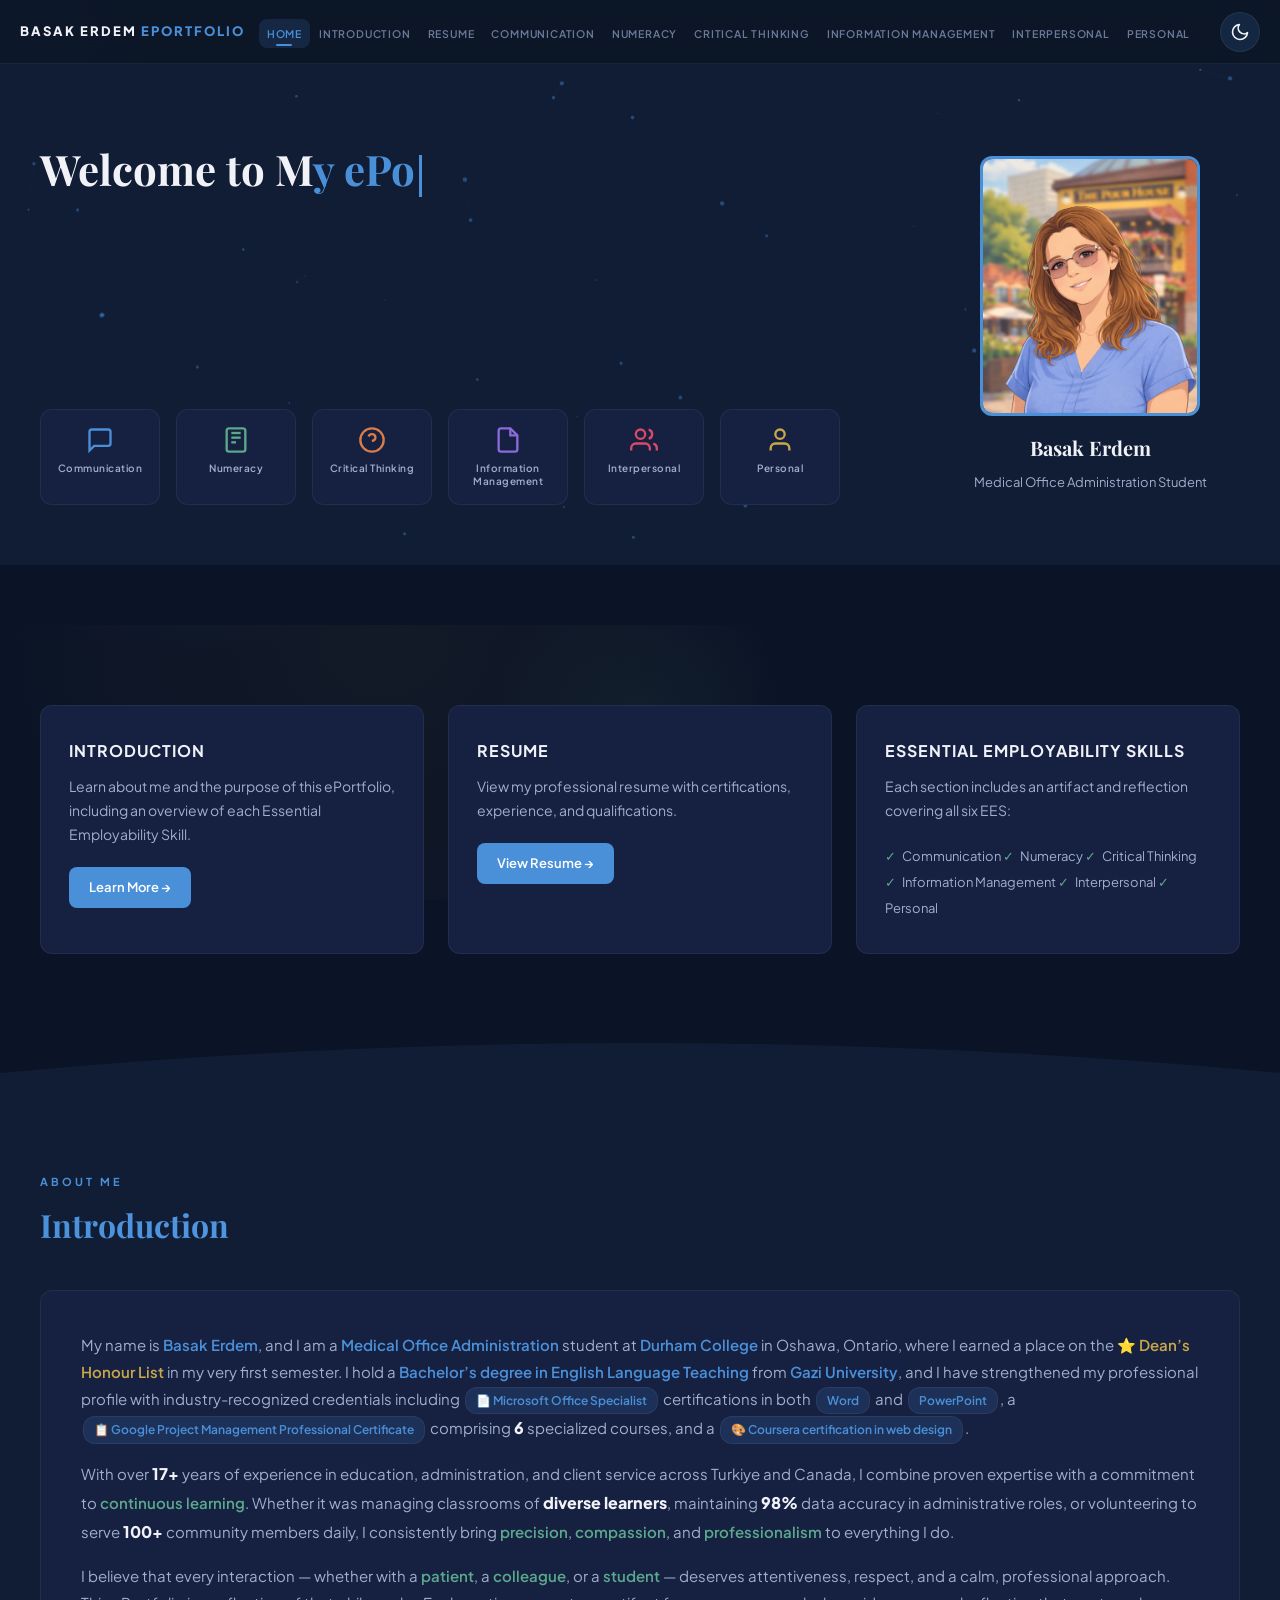
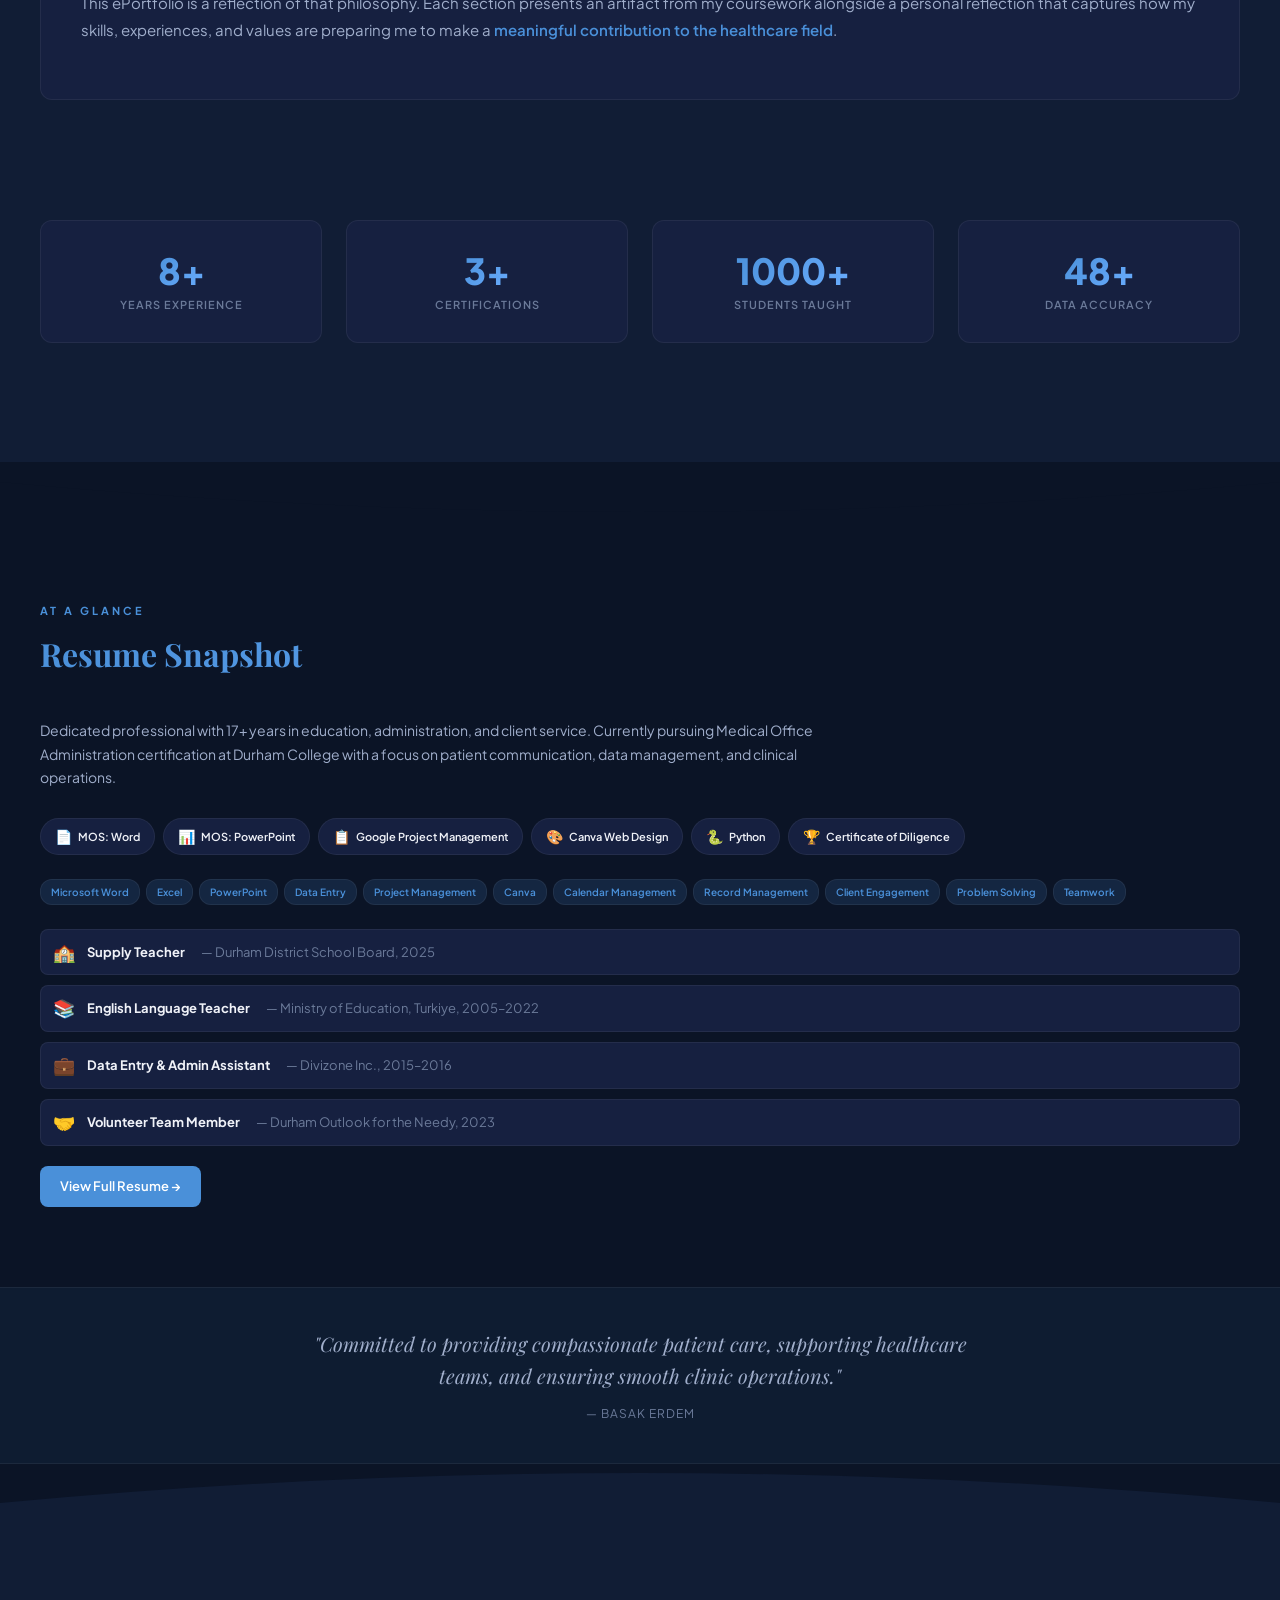
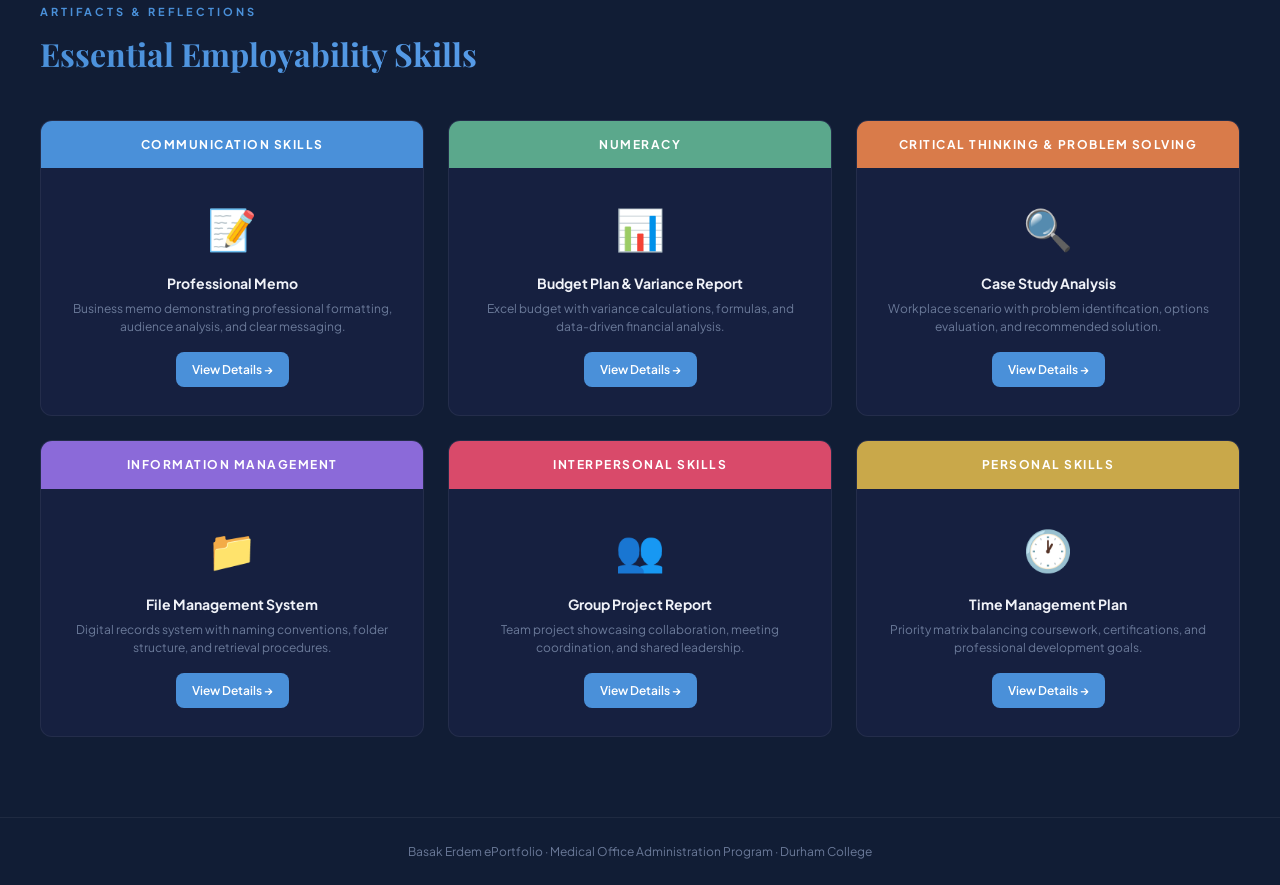
<file: index.html>
<!DOCTYPE html>
<html lang="en" data-theme="dark">
<head>
<meta charset="UTF-8">
<meta name="viewport" content="width=device-width, initial-scale=1.0">
<meta http-equiv="Cache-Control" content="no-cache, no-store, must-revalidate">
<meta http-equiv="Pragma" content="no-cache">
<meta http-equiv="Expires" content="0">
<title>Basak Erdem ePortfolio</title>
<link rel="preconnect" href="https://fonts.googleapis.com">
<link href="https://fonts.googleapis.com/css2?family=Plus+Jakarta+Sans:wght@400;500;600;700;800&family=Playfair+Display:wght@600;700&display=swap" rel="stylesheet">
<link rel="stylesheet" href="styles.css?v=1.1">
<style>
/* Index-only: stronger fixed parallax backgrounds */
.parallax-section::before{opacity:1 !important}
.parallax-section.bg-primary::before{
  background-image:
    radial-gradient(circle 300px at 15% 40%, rgba(74,144,217,0.1) 0%, transparent 100%),
    radial-gradient(circle 200px at 85% 25%, rgba(139,106,217,0.08) 0%, transparent 100%),
    radial-gradient(circle 150px at 50% 80%, rgba(91,168,140,0.06) 0%, transparent 100%),
    radial-gradient(circle 80px at 70% 60%, rgba(74,144,217,0.12) 0%, transparent 100%),
    radial-gradient(circle 400px at 30% 70%, rgba(201,168,74,0.04) 0%, transparent 100%) !important;
  background-attachment:fixed !important;
}
.parallax-section.bg-secondary::before{
  background-image:
    radial-gradient(circle 250px at 75% 50%, rgba(91,168,140,0.1) 0%, transparent 100%),
    radial-gradient(circle 350px at 20% 30%, rgba(74,144,217,0.08) 0%, transparent 100%),
    radial-gradient(circle 120px at 60% 15%, rgba(139,106,217,0.1) 0%, transparent 100%),
    radial-gradient(circle 180px at 40% 85%, rgba(217,74,106,0.05) 0%, transparent 100%),
    radial-gradient(circle 90px at 90% 75%, rgba(74,144,217,0.12) 0%, transparent 100%) !important;
  background-attachment:fixed !important;
}
[data-theme="light"] .parallax-section.bg-primary::before{
  background-image:
    radial-gradient(circle 300px at 15% 40%, rgba(43,108,176,0.08) 0%, transparent 100%),
    radial-gradient(circle 200px at 85% 25%, rgba(107,70,193,0.06) 0%, transparent 100%),
    radial-gradient(circle 150px at 50% 80%, rgba(47,133,90,0.05) 0%, transparent 100%),
    radial-gradient(circle 80px at 70% 60%, rgba(43,108,176,0.1) 0%, transparent 100%) !important;
}
[data-theme="light"] .parallax-section.bg-secondary::before{
  background-image:
    radial-gradient(circle 250px at 75% 50%, rgba(47,133,90,0.07) 0%, transparent 100%),
    radial-gradient(circle 350px at 20% 30%, rgba(43,108,176,0.06) 0%, transparent 100%),
    radial-gradient(circle 120px at 60% 15%, rgba(107,70,193,0.08) 0%, transparent 100%) !important;
}
@media(max-width:900px){
  .parallax-section::before{background-attachment:scroll !important;opacity:0.5 !important}
}
</style>
</head>
<body>
<div class="cursor-glow" id="cursorGlow"></div>
<div class="scroll-progress" id="scrollProgress"></div>

<nav class="nav" id="mainNav">
  <div class="nav-inner">
    <a href="index.html" class="nav-brand">Basak Erdem <span>ePortfolio</span></a>
    <ul class="nav-links" id="navLinks">
      <li><a href="index.html" class="active">Home</a></li>
      <li><a href="#introduction">Introduction</a></li>
      <li><a href="resume.html">Resume</a></li>
      <li><a href="communication.html">Communication</a></li>
      <li><a href="numeracy.html">Numeracy</a></li>
      <li><a href="critical-thinking.html">Critical Thinking</a></li>
      <li><a href="information.html">Information Management</a></li>
      <li><a href="interpersonal.html">Interpersonal</a></li>
      <li><a href="personal.html">Personal</a></li>
    </ul>
    <button class="theme-toggle" id="themeToggle" title="Toggle theme">
      <svg class="theme-icon" id="themeIcon" viewBox="0 0 24 24" fill="none" stroke="currentColor" stroke-width="2" stroke-linecap="round" stroke-linejoin="round"><path d="M21 12.79A9 9 0 1 1 11.21 3 7 7 0 0 0 21 12.79z"/></svg>
    </button>
    <button class="hamburger" id="hamburger">☰</button>
  </div>
</nav>

<!-- ═══════ HERO ═══════ -->
<section class="hero" id="home">
  <canvas id="particleCanvas"></canvas>
  <div class="hero-inner">
    <div class="hero-content">
      <h1 id="typingTarget"></h1>
      <p>This portfolio demonstrates my mastery of the Essential Employability Skills developed throughout the Medical Office Administration program at Durham College. Each section includes an artifact and a reflection that highlights my learning and growth.</p>
      <div class="skill-icons">
        <a href="communication.html" class="skill-icon"><svg viewBox="0 0 24 24" fill="none" stroke="var(--skill-comm)" stroke-width="2"><path d="M21 15a2 2 0 0 1-2 2H7l-4 4V5a2 2 0 0 1 2-2h14a2 2 0 0 1 2 2z"/></svg><span>Communication</span></a>
        <a href="numeracy.html" class="skill-icon"><svg viewBox="0 0 24 24" fill="none" stroke="var(--skill-num)" stroke-width="2"><rect x="4" y="2" width="16" height="20" rx="2"/><line x1="8" y1="6" x2="16" y2="6"/><line x1="8" y1="10" x2="16" y2="10"/><line x1="8" y1="14" x2="12" y2="14"/></svg><span>Numeracy</span></a>
        <a href="critical-thinking.html" class="skill-icon"><svg viewBox="0 0 24 24" fill="none" stroke="var(--skill-crit)" stroke-width="2"><circle cx="12" cy="12" r="10"/><path d="M9.09 9a3 3 0 0 1 5.83 1c0 2-3 3-3 3"/><line x1="12" y1="17" x2="12.01" y2="17"/></svg><span>Critical Thinking</span></a>
        <a href="information.html" class="skill-icon"><svg viewBox="0 0 24 24" fill="none" stroke="var(--skill-info)" stroke-width="2"><path d="M14 2H6a2 2 0 0 0-2 2v16a2 2 0 0 0 2 2h12a2 2 0 0 0 2-2V8z"/><polyline points="14 2 14 8 20 8"/></svg><span>Information Management</span></a>
        <a href="interpersonal.html" class="skill-icon"><svg viewBox="0 0 24 24" fill="none" stroke="var(--skill-inter)" stroke-width="2"><path d="M17 21v-2a4 4 0 0 0-4-4H5a4 4 0 0 0-4 4v2"/><circle cx="9" cy="7" r="4"/><path d="M23 21v-2a4 4 0 0 0-3-3.87"/><path d="M16 3.13a4 4 0 0 1 0 7.75"/></svg><span>Interpersonal</span></a>
        <a href="personal.html" class="skill-icon"><svg viewBox="0 0 24 24" fill="none" stroke="var(--skill-personal)" stroke-width="2"><path d="M20 21v-2a4 4 0 0 0-4-4H8a4 4 0 0 0-4 4v2"/><circle cx="12" cy="7" r="4"/></svg><span>Personal</span></a>
      </div>
    </div>
    <div class="hero-photo">
      <div class="photo-frame"><img src="photo.png" alt="Basak Erdem" style="object-position:center 15%"></div>
      <div class="name-label">Basak Erdem</div>
      <div class="role-label">Medical Office Administration Student</div>
    </div>
  </div>
</section>

<!-- ═══════ DIVIDER: hero → info cards ═══════ -->
<div class="divider divider-down"><svg viewBox="0 0 1200 60" preserveAspectRatio="none"><path class="divider-shape" d="M0,0 L1200,0 L1200,20 Q600,80 0,20 Z" style="fill:var(--bg-primary)"/></svg></div>

<!-- ═══════ INFO CARDS (bg-primary) ═══════ -->
<div class="parallax-section bg-primary">
  <div class="parallax-inner">
    <div class="info-cards">
      <div class="info-card fade-in"><h3>Introduction</h3><p>Learn about me and the purpose of this ePortfolio, including an overview of each Essential Employability Skill.</p><a href="#introduction" class="btn">Learn More →</a></div>
      <div class="info-card fade-in"><h3>Resume</h3><p>View my professional resume with certifications, experience, and qualifications.</p><a href="resume.html" class="btn">View Resume →</a></div>
      <div class="info-card fade-in"><h3>Essential Employability Skills</h3><p>Each section includes an artifact and reflection covering all six EES:</p><div class="ees-list"><span class="check">✓</span> Communication <span class="check">✓</span> Numeracy <span class="check">✓</span> Critical Thinking<br><span class="check">✓</span> Information Management <span class="check">✓</span> Interpersonal <span class="check">✓</span> Personal</div></div>
    </div>
  </div>
</div>

<!-- ═══════ DIVIDER ═══════ -->
<div class="divider divider-up"><svg viewBox="0 0 1200 60" preserveAspectRatio="none"><path class="divider-shape" d="M0,60 L0,40 Q600,-20 1200,40 L1200,60 Z"/></svg></div>

<!-- ═══════ INTRODUCTION (bg-secondary) ═══════ -->
<div class="parallax-section bg-secondary" id="introduction">
  <div class="parallax-inner">
    <p class="section-label">About Me</p>
    <h2 class="section-title">Introduction</h2>
    <div class="intro-content fade-in">
      <p>My name is <span class="hi">Basak Erdem</span>, and I am a <span class="hi">Medical Office Administration</span> student at <span class="hi">Durham College</span> in Oshawa, Ontario, where I earned a place on the <span class="hi-gold">⭐ Dean’s Honour List</span> in my very first semester. I hold a <span class="hi">Bachelor’s degree in English Language Teaching</span> from <span class="hi">Gazi University</span>, and I have strengthened my professional profile with industry-recognized credentials including <a href="resume.html#cert-mos-word" class="hi-badge">📄 Microsoft Office Specialist</a> certifications in both <a href="resume.html#cert-mos-word" class="hi-badge">Word</a> and <a href="resume.html#cert-mos-powerpoint" class="hi-badge">PowerPoint</a>, a <a href="resume.html#cert-google-pm" class="hi-badge">📋 Google Project Management Professional Certificate</a> comprising <span class="hi-stat">6</span> specialized courses, and a <a href="resume.html#cert-web-design" class="hi-badge">🎨 Coursera certification in web design</a>.</p>
      <p>With over <span class="hi-stat">17+</span> years of experience in education, administration, and client service across Turkiye and Canada, I combine proven expertise with a commitment to <span class="hi-green">continuous learning</span>. Whether it was managing classrooms of <span class="hi-stat">diverse learners</span>, maintaining <span class="hi-stat">98%</span> data accuracy in administrative roles, or volunteering to serve <span class="hi-stat">100+</span> community members daily, I consistently bring <span class="hi-green">precision</span>, <span class="hi-green">compassion</span>, and <span class="hi-green">professionalism</span> to everything I do.</p>
      <p>I believe that every interaction — whether with a <span class="hi-green">patient</span>, a <span class="hi-green">colleague</span>, or a <span class="hi-green">student</span> — deserves attentiveness, respect, and a calm, professional approach. This ePortfolio is a reflection of that philosophy. Each section presents an artifact from my coursework alongside a personal reflection that captures how my skills, experiences, and values are preparing me to make a <span class="hi">meaningful contribution to the healthcare field</span>.</p>
    </div>
  </div>
</div>

<!-- ═══════ ANIMATED COUNTERS ═══════ -->
<div class="parallax-section bg-secondary" style="padding-top:0">
  <div class="parallax-inner">
    <div class="counters">
      <div class="counter-item fade-in"><div class="counter-number" data-target="17">0</div><div class="counter-label">Years Experience</div></div>
      <div class="counter-item fade-in"><div class="counter-number" data-target="6">0</div><div class="counter-label">Certifications</div></div>
      <div class="counter-item fade-in"><div class="counter-number" data-target="2000">0</div><div class="counter-label">Students Taught</div></div>
      <div class="counter-item fade-in"><div class="counter-number" data-target="98">0</div><div class="counter-label">Data Accuracy</div></div>
    </div>
  </div>
</div>

<!-- ═══════ DIVIDER ═══════ -->
<div class="divider divider-down"><svg viewBox="0 0 1200 60" preserveAspectRatio="none"><path class="divider-shape" d="M0,0 L1200,0 L1200,20 Q600,80 0,20 Z" style="fill:var(--bg-primary)"/></svg></div>

<!-- ═══════ RESUME SNAPSHOT (bg-primary) ═══════ -->
<div class="parallax-section bg-primary" id="resume-snap">
  <div class="parallax-inner">
    <p class="section-label">At a Glance</p>
    <h2 class="section-title">Resume Snapshot</h2>

    <p class="resume-snap-summary fade-in">Dedicated professional with 17+ years in education, administration, and client service. Currently pursuing Medical Office Administration certification at Durham College with a focus on patient communication, data management, and clinical operations.</p>

    <div class="cert-badges fade-in">
      <span class="cert-mini"><span class="cert-mini-icon">📄</span> MOS: Word</span>
      <span class="cert-mini"><span class="cert-mini-icon">📊</span> MOS: PowerPoint</span>
      <span class="cert-mini"><span class="cert-mini-icon">📋</span> Google Project Management</span>
      <span class="cert-mini"><span class="cert-mini-icon">🎨</span> Canva Web Design</span>
      <span class="cert-mini"><span class="cert-mini-icon">🐍</span> Python</span>
      <span class="cert-mini"><span class="cert-mini-icon">🏆</span> Certificate of Diligence</span>
    </div>

    <div class="skills-compact fade-in">
      <span class="skill-sm skill-stagger">Microsoft Word</span>
      <span class="skill-sm skill-stagger">Excel</span>
      <span class="skill-sm skill-stagger">PowerPoint</span>
      <span class="skill-sm skill-stagger">Data Entry</span>
      <span class="skill-sm skill-stagger">Project Management</span>
      <span class="skill-sm skill-stagger">Canva</span>
      <span class="skill-sm skill-stagger">Calendar Management</span>
      <span class="skill-sm skill-stagger">Record Management</span>
      <span class="skill-sm skill-stagger">Client Engagement</span>
      <span class="skill-sm skill-stagger">Problem Solving</span>
      <span class="skill-sm skill-stagger">Teamwork</span>
      <span class="skill-sm skill-stagger">Turkish (Native)</span>
    </div>

    <div class="exp-list fade-in">
      <div class="exp-item"><span class="exp-icon">🏫</span><span class="exp-title">Supply Teacher</span><span class="exp-co">— Durham District School Board, 2025</span></div>
      <div class="exp-item"><span class="exp-icon">📚</span><span class="exp-title">English Language Teacher</span><span class="exp-co">— Ministry of Education, Turkiye, 2005–2022</span></div>
      <div class="exp-item"><span class="exp-icon">💼</span><span class="exp-title">Data Entry & Admin Assistant</span><span class="exp-co">— Divizone Inc., 2015–2016</span></div>
      <div class="exp-item"><span class="exp-icon">🤝</span><span class="exp-title">Volunteer Team Member</span><span class="exp-co">— Durham Outlook for the Needy, 2023</span></div>
    </div>

    <a href="resume.html" class="btn fade-in">View Full Resume →</a>
  </div>
</div>

<!-- ═══════ QUOTE BANNER ═══════ -->
<div class="quote-banner">
  <blockquote>"Committed to providing compassionate patient care, supporting healthcare teams, and ensuring smooth clinic operations."</blockquote>
  <div class="quote-attr">— Basak Erdem</div>
</div>

<!-- ═══════ DIVIDER ═══════ -->
<div class="divider divider-up"><svg viewBox="0 0 1200 60" preserveAspectRatio="none"><path class="divider-shape" d="M0,60 L0,40 Q600,-20 1200,40 L1200,60 Z"/></svg></div>

<!-- ═══════ EES CARDS (bg-secondary) ═══════ -->
<div class="parallax-section bg-secondary">
  <div class="parallax-inner">
    <p class="section-label">Artifacts & Reflections</p>
    <h2 class="section-title">Essential Employability Skills</h2>

    <div class="ees-grid">
      <a href="communication.html" class="ees-card ees-comm fade-in"><div class="ees-card-header">Communication Skills</div><div class="ees-card-body"><div class="ees-card-icon">📝</div><div class="ees-card-title">Professional Memo</div><div class="ees-card-desc">Business memo demonstrating professional formatting, audience analysis, and clear messaging.</div><span class="btn">View Details →</span></div></a>
      <a href="numeracy.html" class="ees-card ees-num fade-in"><div class="ees-card-header">Numeracy</div><div class="ees-card-body"><div class="ees-card-icon">📊</div><div class="ees-card-title">Budget Plan & Variance Report</div><div class="ees-card-desc">Excel budget with variance calculations, formulas, and data-driven financial analysis.</div><span class="btn">View Details →</span></div></a>
      <a href="critical-thinking.html" class="ees-card ees-crit fade-in"><div class="ees-card-header">Critical Thinking & Problem Solving</div><div class="ees-card-body"><div class="ees-card-icon">🔍</div><div class="ees-card-title">Case Study Analysis</div><div class="ees-card-desc">Workplace scenario with problem identification, options evaluation, and recommended solution.</div><span class="btn">View Details →</span></div></a>
      <a href="information.html" class="ees-card ees-info fade-in"><div class="ees-card-header">Information Management</div><div class="ees-card-body"><div class="ees-card-icon">📁</div><div class="ees-card-title">File Management System</div><div class="ees-card-desc">Digital records system with naming conventions, folder structure, and retrieval procedures.</div><span class="btn">View Details →</span></div></a>
      <a href="interpersonal.html" class="ees-card ees-inter fade-in"><div class="ees-card-header">Interpersonal Skills</div><div class="ees-card-body"><div class="ees-card-icon">👥</div><div class="ees-card-title">Group Project Report</div><div class="ees-card-desc">Team project showcasing collaboration, meeting coordination, and shared leadership.</div><span class="btn">View Details →</span></div></a>
      <a href="personal.html" class="ees-card ees-personal fade-in"><div class="ees-card-header">Personal Skills</div><div class="ees-card-body"><div class="ees-card-icon">🕐</div><div class="ees-card-title">Time Management Plan</div><div class="ees-card-desc">Priority matrix balancing coursework, certifications, and professional development goals.</div><span class="btn">View Details →</span></div></a>
    </div>
  </div>
</div>

<button class="back-to-top" id="backToTop" title="Back to top">↑</button>
<footer class="footer">Basak Erdem ePortfolio · Medical Office Administration Program · Durham College</footer>

<script>
// ─── PARTICLES ───
const canvas=document.getElementById('particleCanvas');if(canvas){const ctx=canvas.getContext('2d');let particles=[];
function rc(){const h=canvas.parentElement;canvas.width=h.offsetWidth;canvas.height=h.offsetHeight}
function cp(){particles=[];const density=window.innerWidth<600?25000:14000;const c=Math.floor((canvas.width*canvas.height)/density);for(let i=0;i<c;i++)particles.push({x:Math.random()*canvas.width,y:Math.random()*canvas.height,vx:(Math.random()-.5)*.35,vy:(Math.random()-.5)*.35,r:Math.random()*1.8+.5})}
function dp(){ctx.clearRect(0,0,canvas.width,canvas.height);const t=document.documentElement.getAttribute('data-theme'),c=t==='dark'?'rgba(74,144,217,':'rgba(43,108,176,';
particles.forEach((p,i)=>{p.x+=p.vx;p.y+=p.vy;if(p.x<0||p.x>canvas.width)p.vx*=-1;if(p.y<0||p.y>canvas.height)p.vy*=-1;ctx.beginPath();ctx.arc(p.x,p.y,p.r,0,Math.PI*2);ctx.fillStyle=c+'0.4)';ctx.fill();
for(let j=i+1;j<particles.length;j++){const dx=p.x-particles[j].x,dy=p.y-particles[j].y,d=Math.sqrt(dx*dx+dy*dy);const maxDist=window.innerWidth<600?80:110;if(d<maxDist){ctx.beginPath();ctx.moveTo(p.x,p.y);ctx.lineTo(particles[j].x,particles[j].y);ctx.strokeStyle=c+(0.12*(1-d/maxDist))+')';ctx.lineWidth=.5;ctx.stroke()}}});
requestAnimationFrame(dp)}
rc();cp();dp();window.addEventListener('resize',()=>{rc();cp()})}

// ─── TYPING ───
const tt=document.getElementById('typingTarget');if(tt){const text='Welcome to My ePortfolio',as=12;let ci=0;
function type(){if(ci<=text.length){let h='';const typed=text.slice(0,ci);if(ci<=as)h=typed+'<span class="typing-cursor"></span>';else h=typed.slice(0,as)+'<span>'+typed.slice(as)+'</span><span class="typing-cursor"></span>';tt.innerHTML=h;ci++;setTimeout(type,65+Math.random()*40)}
else setTimeout(()=>{tt.innerHTML='Welcome to <span>My ePortfolio</span>';document.querySelector('.hero-content>p').classList.add('typed-done')},700)}
setTimeout(type,400)}

// ─── THEME ───
const toggle=document.getElementById('themeToggle'),ti=document.getElementById('themeIcon'),html=document.documentElement;
const moonP='<path d="M21 12.79A9 9 0 1 1 11.21 3 7 7 0 0 0 21 12.79z"/>',sunP='<circle cx="12" cy="12" r="5"/><line x1="12" y1="1" x2="12" y2="3"/><line x1="12" y1="21" x2="12" y2="23"/><line x1="4.22" y1="4.22" x2="5.64" y2="5.64"/><line x1="18.36" y1="18.36" x2="19.78" y2="19.78"/><line x1="1" y1="12" x2="3" y2="12"/><line x1="21" y1="12" x2="23" y2="12"/><line x1="4.22" y1="19.78" x2="5.64" y2="18.36"/><line x1="18.36" y1="5.64" x2="19.78" y2="4.22"/>';
function setIcon(t){ti.innerHTML=t==='dark'?moonP:sunP}
toggle.addEventListener('click',()=>{toggle.classList.add('rotating');setTimeout(()=>toggle.classList.remove('rotating'),500);const n=html.getAttribute('data-theme')==='dark'?'light':'dark';html.setAttribute('data-theme',n);setIcon(n);localStorage.setItem('theme',n)});
const saved=localStorage.getItem('theme');if(saved){html.setAttribute('data-theme',saved);setIcon(saved)}

// ─── SCROLL: progress + nav + back-to-top ───
window.addEventListener('scroll',()=>{const s=window.scrollY,d=document.documentElement.scrollHeight-window.innerHeight;
document.getElementById('scrollProgress').style.width=(s/d)*100+'%';
document.getElementById('mainNav').classList.toggle('scrolled',s>20);
document.getElementById('backToTop').classList.toggle('show',s>400)});
document.getElementById('backToTop').addEventListener('click',()=>window.scrollTo({top:0,behavior:'smooth'}));


// ─── CURSOR GLOW ───
const glow=document.getElementById('cursorGlow');document.addEventListener('mousemove',e=>{glow.style.left=e.clientX+'px';glow.style.top=e.clientY+'px'});

// ─── HAMBURGER ───
document.getElementById('hamburger').addEventListener('click',()=>document.getElementById('navLinks').classList.toggle('open'));
document.querySelectorAll('.nav-links a').forEach(l=>l.addEventListener('click',()=>document.getElementById('navLinks').classList.remove('open')));

// ─── INTERSECTION OBSERVER ───
const obs=new IntersectionObserver(e=>{e.forEach(en=>{if(en.isIntersecting)en.target.classList.add('visible')})},{threshold:0.1});
document.querySelectorAll('.fade-in,.slide-left,.slide-right').forEach(el=>obs.observe(el));

// ─── ANIMATED COUNTERS ───
const counterObs=new IntersectionObserver(entries=>{entries.forEach(entry=>{if(entry.isIntersecting){const el=entry.target;const target=parseInt(el.getAttribute('data-target'));const suffix=el.closest('.counter-item').querySelector('.counter-label').textContent.includes('%')?'%':'+';
let current=0;const increment=target/60;const timer=setInterval(()=>{current+=increment;if(current>=target){current=target;clearInterval(timer)}
el.textContent=Math.floor(current)+suffix},25);counterObs.unobserve(el)}})},{threshold:0.5});
document.querySelectorAll('.counter-number[data-target]').forEach(el=>counterObs.observe(el));

// ─── STAGGER SKILL TAGS ───
const skillStaggerObs=new IntersectionObserver(entries=>{entries.forEach(entry=>{if(entry.isIntersecting){const parent=entry.target.closest('.skills-compact');if(parent){const tags=parent.querySelectorAll('.skill-stagger');tags.forEach((tag,i)=>{setTimeout(()=>tag.classList.add('visible'),i*80)})}
skillStaggerObs.unobserve(entry.target)}})},{threshold:0.3});
const firstSkillTag=document.querySelector('.skill-stagger');
if(firstSkillTag)skillStaggerObs.observe(firstSkillTag);
</script>
</body>
</html>
</file>
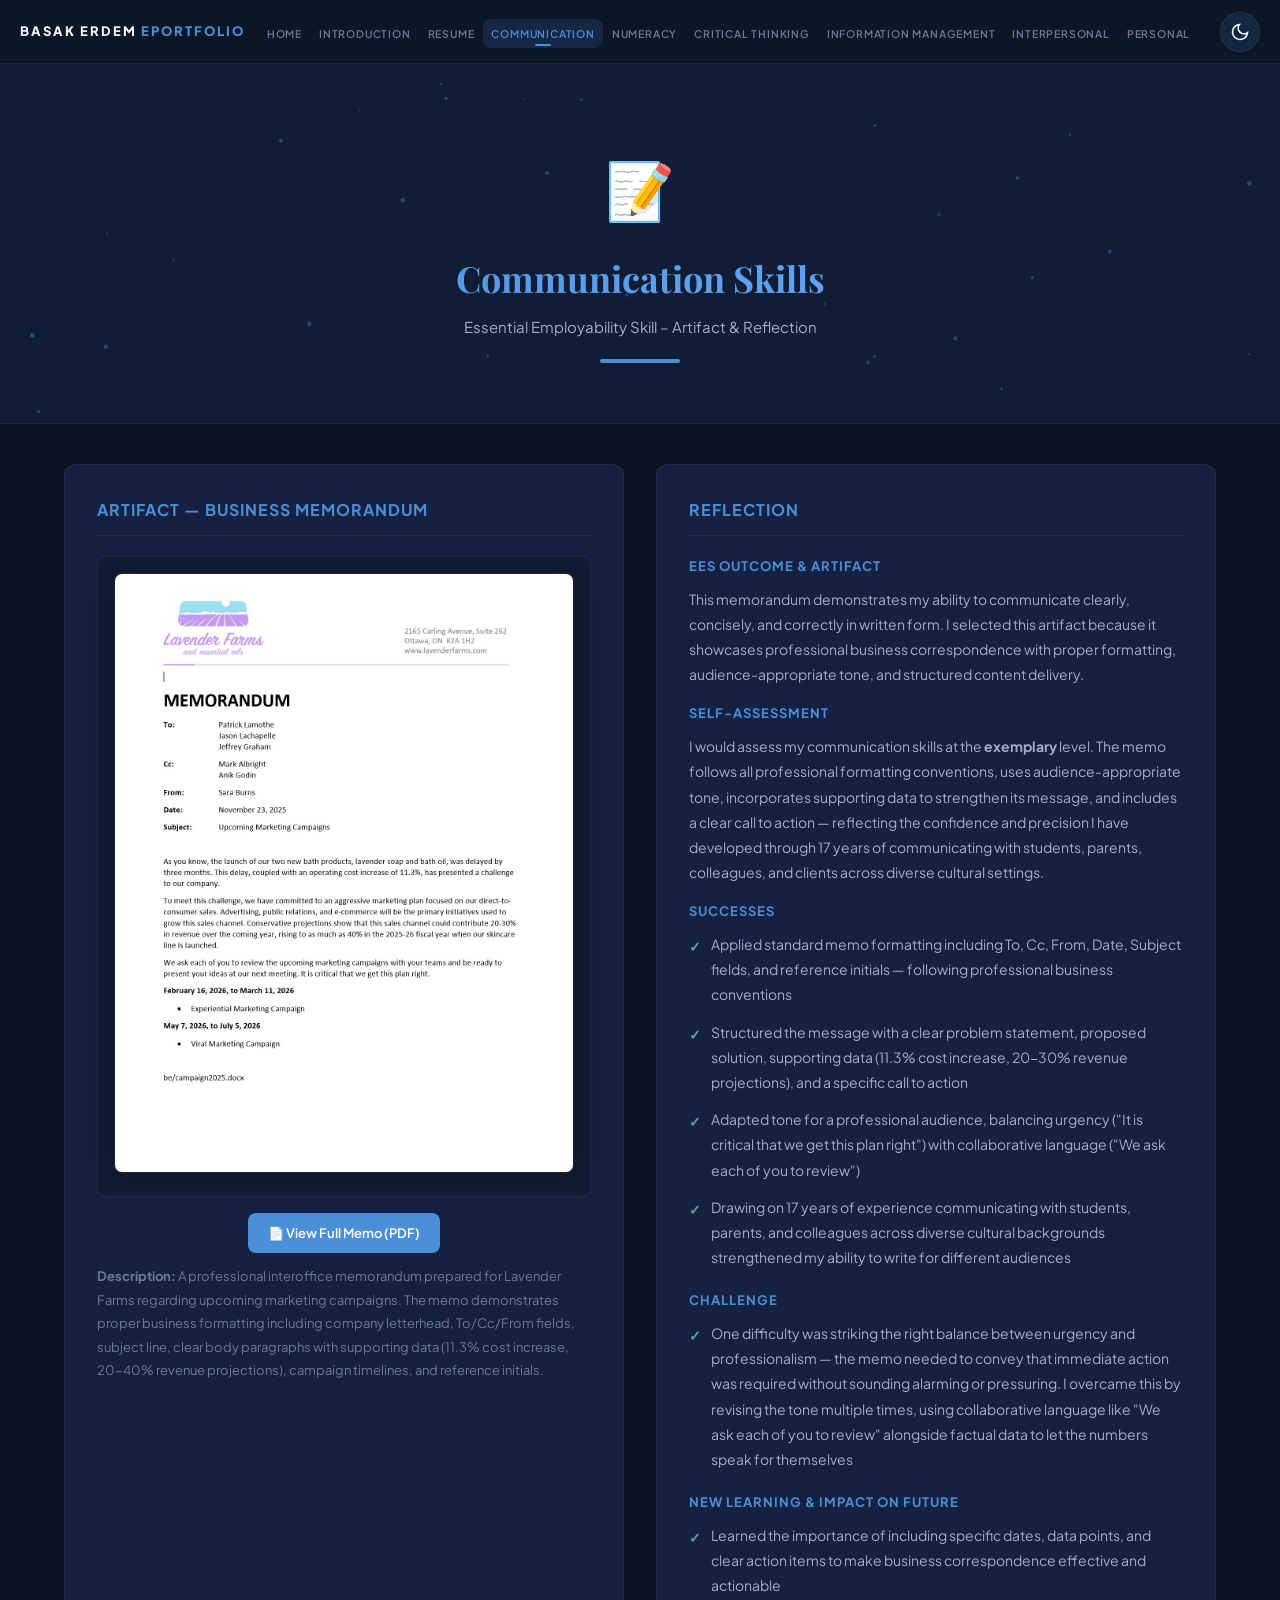
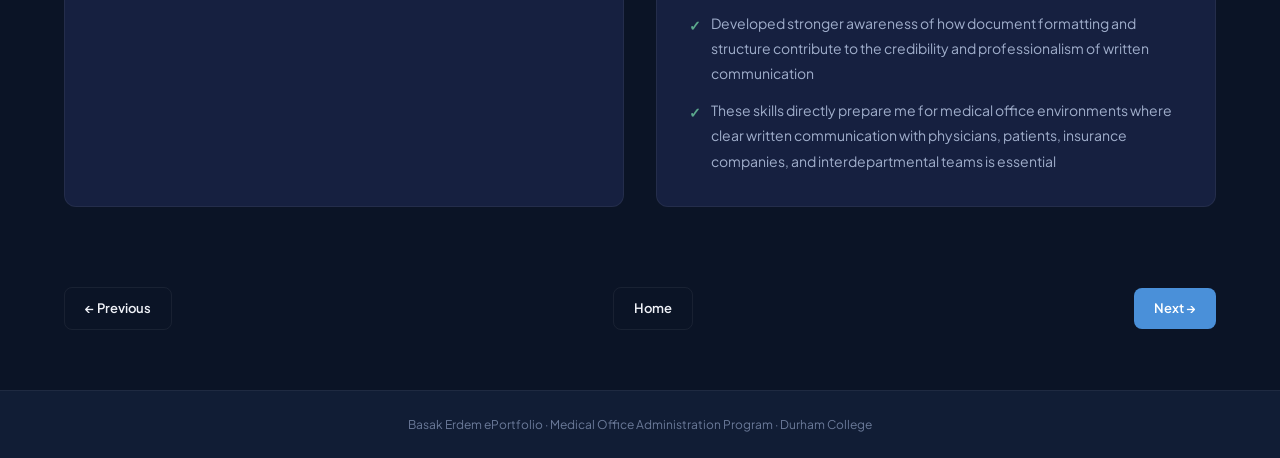
<file: communication.html>
<!DOCTYPE html><html lang="en" data-theme="dark"><head><meta charset="UTF-8"><meta name="viewport" content="width=device-width,initial-scale=1.0">
<meta http-equiv="Cache-Control" content="no-cache, no-store, must-revalidate">
<meta http-equiv="Pragma" content="no-cache">
<meta http-equiv="Expires" content="0">
<title>Communication Skills – Basak Erdem ePortfolio</title>
<link rel="preconnect" href="https://fonts.googleapis.com">
<link href="https://fonts.googleapis.com/css2?family=Plus+Jakarta+Sans:wght@400;500;600;700;800&family=Playfair+Display:wght@600;700&display=swap" rel="stylesheet">
<link rel="stylesheet" href="styles.css?v=1.1"></head><body>
<div class="cursor-glow" id="cursorGlow"></div>
<div class="scroll-progress" id="scrollProgress"></div>
<nav class="nav" id="mainNav"><div class="nav-inner"><a href="index.html" class="nav-brand">Basak Erdem <span>ePortfolio</span></a><ul class="nav-links" id="navLinks"><li><a href="index.html">Home</a></li><li><a href="index.html#introduction">Introduction</a></li><li><a href="resume.html">Resume</a></li><li><a href="communication.html" class="active">Communication</a></li><li><a href="numeracy.html">Numeracy</a></li><li><a href="critical-thinking.html">Critical Thinking</a></li><li><a href="information.html">Information Management</a></li><li><a href="interpersonal.html">Interpersonal</a></li><li><a href="personal.html">Personal</a></li></ul><button class="theme-toggle" id="themeToggle" title="Toggle theme"><svg class="theme-icon" id="themeIcon" viewBox="0 0 24 24" fill="none" stroke="currentColor" stroke-width="2"><path d="M21 12.79A9 9 0 1 1 11.21 3 7 7 0 0 0 21 12.79z"/></svg></button><button class="hamburger" id="hamburger">☰</button></div></nav>
<section class="hero" style="text-align:center">
  <canvas id="particleCanvas"></canvas>
  <div style="position:relative;z-index:1">
    <div style="font-size:56px;margin-bottom:16px">📝</div>
    <h1 style="font-size:36px;margin-bottom:8px;background:var(--gradient-title);-webkit-background-clip:text;-webkit-text-fill-color:transparent;background-clip:text">Communication Skills</h1>
    <p style="color:var(--text-secondary);font-size:15px;max-width:600px;margin:0 auto">Essential Employability Skill – Artifact & Reflection</p>
    <div style="height:4px;border-radius:2px;width:80px;margin:20px auto 0;background:var(--skill-comm)"></div>
  </div>
</section>
<div class="detail-content">
<div class="detail-grid">
<div class="detail-card fade-in">
<h2>Artifact — Business Memorandum</h2>
<div style="background:var(--bg-secondary);border:1px solid var(--border);border-radius:var(--radius-sm);padding:16px;text-align:center">
<img src="artifacts/memo-preview.png" alt="Business Memo - Upcoming Marketing Campaigns" style="max-width:100%;border-radius:var(--radius-sm);border:1px solid var(--border);box-shadow:var(--shadow-card)">
</div>
<div style="margin-top:16px;text-align:center">
<a href="artifacts/campaign2025.pdf" class="btn" target="_blank">📄 View Full Memo (PDF)</a>
</div>
<p style="font-size:13px;color:var(--text-muted);margin-top:12px"><strong>Description:</strong> A professional interoffice memorandum prepared for Lavender Farms regarding upcoming marketing campaigns. The memo demonstrates proper business formatting including company letterhead, To/Cc/From fields, subject line, clear body paragraphs with supporting data (11.3% cost increase, 20-40% revenue projections), campaign timelines, and reference initials.</p>
</div>
<div class="detail-card fade-in">
<h2>Reflection</h2>
<h3 style="font-family:'Plus Jakarta Sans',sans-serif;font-size:13px;font-weight:700;color:var(--accent);margin-bottom:10px;text-transform:uppercase;letter-spacing:1px">EES Outcome & Artifact</h3>
<p style="font-size:14px;color:var(--text-secondary);margin-bottom:16px">This memorandum demonstrates my ability to communicate clearly, concisely, and correctly in written form. I selected this artifact because it showcases professional business correspondence with proper formatting, audience-appropriate tone, and structured content delivery.</p>
<h3 style="font-family:'Plus Jakarta Sans',sans-serif;font-size:13px;font-weight:700;color:var(--accent);margin-bottom:10px;text-transform:uppercase;letter-spacing:1px">Self-Assessment</h3>
<p style="font-size:14px;color:var(--text-secondary);margin-bottom:16px">I would assess my communication skills at the <strong>exemplary</strong> level. The memo follows all professional formatting conventions, uses audience-appropriate tone, incorporates supporting data to strengthen its message, and includes a clear call to action — reflecting the confidence and precision I have developed through 17 years of communicating with students, parents, colleagues, and clients across diverse cultural settings.</p>
<h3 style="font-family:'Plus Jakarta Sans',sans-serif;font-size:13px;font-weight:700;color:var(--accent);margin-bottom:10px;text-transform:uppercase;letter-spacing:1px">Successes</h3>
<ul>
<li>Applied standard memo formatting including To, Cc, From, Date, Subject fields, and reference initials — following professional business conventions</li>
<li>Structured the message with a clear problem statement, proposed solution, supporting data (11.3% cost increase, 20-30% revenue projections), and a specific call to action</li>
<li>Adapted tone for a professional audience, balancing urgency ("It is critical that we get this plan right") with collaborative language ("We ask each of you to review")</li>
<li>Drawing on 17 years of experience communicating with students, parents, and colleagues across diverse cultural backgrounds strengthened my ability to write for different audiences</li>
</ul>
<h3 style="font-family:'Plus Jakarta Sans',sans-serif;font-size:13px;font-weight:700;color:var(--accent);margin-top:20px;margin-bottom:10px;text-transform:uppercase;letter-spacing:1px">Challenge</h3>
<ul>
<li>One difficulty was striking the right balance between urgency and professionalism — the memo needed to convey that immediate action was required without sounding alarming or pressuring. I overcame this by revising the tone multiple times, using collaborative language like "We ask each of you to review" alongside factual data to let the numbers speak for themselves</li>
</ul>
<h3 style="font-family:'Plus Jakarta Sans',sans-serif;font-size:13px;font-weight:700;color:var(--accent);margin-top:20px;margin-bottom:10px;text-transform:uppercase;letter-spacing:1px">New Learning & Impact on Future</h3>
<ul>
<li>Learned the importance of including specific dates, data points, and clear action items to make business correspondence effective and actionable</li>
<li>Developed stronger awareness of how document formatting and structure contribute to the credibility and professionalism of written communication</li>
<li>These skills directly prepare me for medical office environments where clear written communication with physicians, patients, insurance companies, and interdepartmental teams is essential</li>
</ul>
</div>
</div>
</div>
<div class="detail-nav">
<a href="resume.html" class="btn btn-outline">← Previous</a>
<a href="index.html" class="btn btn-outline">Home</a>
<a href="numeracy.html" class="btn">Next →</a>
</div>
<button class="back-to-top" id="backToTop" title="Back to top">↑</button>
<footer class="footer">Basak Erdem ePortfolio · Medical Office Administration Program · Durham College</footer>
<script>
const toggle=document.getElementById("themeToggle"),ti=document.getElementById("themeIcon"),html=document.documentElement;
const moonP='<path d="M21 12.79A9 9 0 1 1 11.21 3 7 7 0 0 0 21 12.79z"/>',sunP='<circle cx="12" cy="12" r="5"/><line x1="12" y1="1" x2="12" y2="3"/><line x1="12" y1="21" x2="12" y2="23"/><line x1="4.22" y1="4.22" x2="5.64" y2="5.64"/><line x1="18.36" y1="18.36" x2="19.78" y2="19.78"/><line x1="1" y1="12" x2="3" y2="12"/><line x1="21" y1="12" x2="23" y2="12"/><line x1="4.22" y1="19.78" x2="5.64" y2="18.36"/><line x1="18.36" y1="5.64" x2="19.78" y2="4.22"/>';
function setIcon(t){ti.innerHTML=t==="dark"?moonP:sunP}
toggle.addEventListener("click",()=>{toggle.classList.add("rotating");setTimeout(()=>toggle.classList.remove("rotating"),500);const n=html.getAttribute("data-theme")==="dark"?"light":"dark";html.setAttribute("data-theme",n);setIcon(n);localStorage.setItem("theme",n)});
const saved=localStorage.getItem("theme");if(saved){html.setAttribute("data-theme",saved);setIcon(saved)}
window.addEventListener("scroll",()=>{const s=window.scrollY,d=document.documentElement.scrollHeight-window.innerHeight;document.getElementById("scrollProgress").style.width=(s/d)*100+"%";document.getElementById("mainNav").classList.toggle("scrolled",s>20);document.getElementById("backToTop").classList.toggle("show",s>400)});
document.getElementById("backToTop").addEventListener("click",()=>window.scrollTo({top:0,behavior:"smooth"}));
const glow=document.getElementById("cursorGlow");document.addEventListener("mousemove",e=>{glow.style.left=e.clientX+"px";glow.style.top=e.clientY+"px"});
document.getElementById("hamburger").addEventListener("click",()=>document.getElementById("navLinks").classList.toggle("open"));
document.querySelectorAll(".nav-links a").forEach(l=>l.addEventListener("click",()=>document.getElementById("navLinks").classList.remove("open")));
const obs=new IntersectionObserver(e=>{e.forEach(en=>{if(en.isIntersecting)en.target.classList.add("visible")})},{threshold:0.1});
document.querySelectorAll(".fade-in").forEach(el=>obs.observe(el));
// Particles
const canvas=document.getElementById("particleCanvas");if(canvas){const ctx=canvas.getContext("2d");let particles=[];
function rc(){const h=canvas.parentElement;canvas.width=h.offsetWidth;canvas.height=h.offsetHeight}
function cp(){particles=[];const density=window.innerWidth<600?25000:14000;const c=Math.floor((canvas.width*canvas.height)/density);for(let i=0;i<c;i++)particles.push({x:Math.random()*canvas.width,y:Math.random()*canvas.height,vx:(Math.random()-.5)*.35,vy:(Math.random()-.5)*.35,r:Math.random()*1.8+.5})}
function dp(){ctx.clearRect(0,0,canvas.width,canvas.height);const t=document.documentElement.getAttribute("data-theme"),c=t==="dark"?"rgba(74,144,217,":"rgba(43,108,176,";
particles.forEach((p,i)=>{p.x+=p.vx;p.y+=p.vy;if(p.x<0||p.x>canvas.width)p.vx*=-1;if(p.y<0||p.y>canvas.height)p.vy*=-1;ctx.beginPath();ctx.arc(p.x,p.y,p.r,0,Math.PI*2);ctx.fillStyle=c+"0.4)";ctx.fill();
for(let j=i+1;j<particles.length;j++){const dx=p.x-particles[j].x,dy=p.y-particles[j].y,d=Math.sqrt(dx*dx+dy*dy);const maxDist=window.innerWidth<600?80:110;if(d<maxDist){ctx.beginPath();ctx.moveTo(p.x,p.y);ctx.lineTo(particles[j].x,particles[j].y);ctx.strokeStyle=c+(0.12*(1-d/maxDist))+")";ctx.lineWidth=.5;ctx.stroke()}}});
requestAnimationFrame(dp)}
rc();cp();dp();window.addEventListener("resize",function(){rc();cp()})}
</script>
</body></html>
</file>
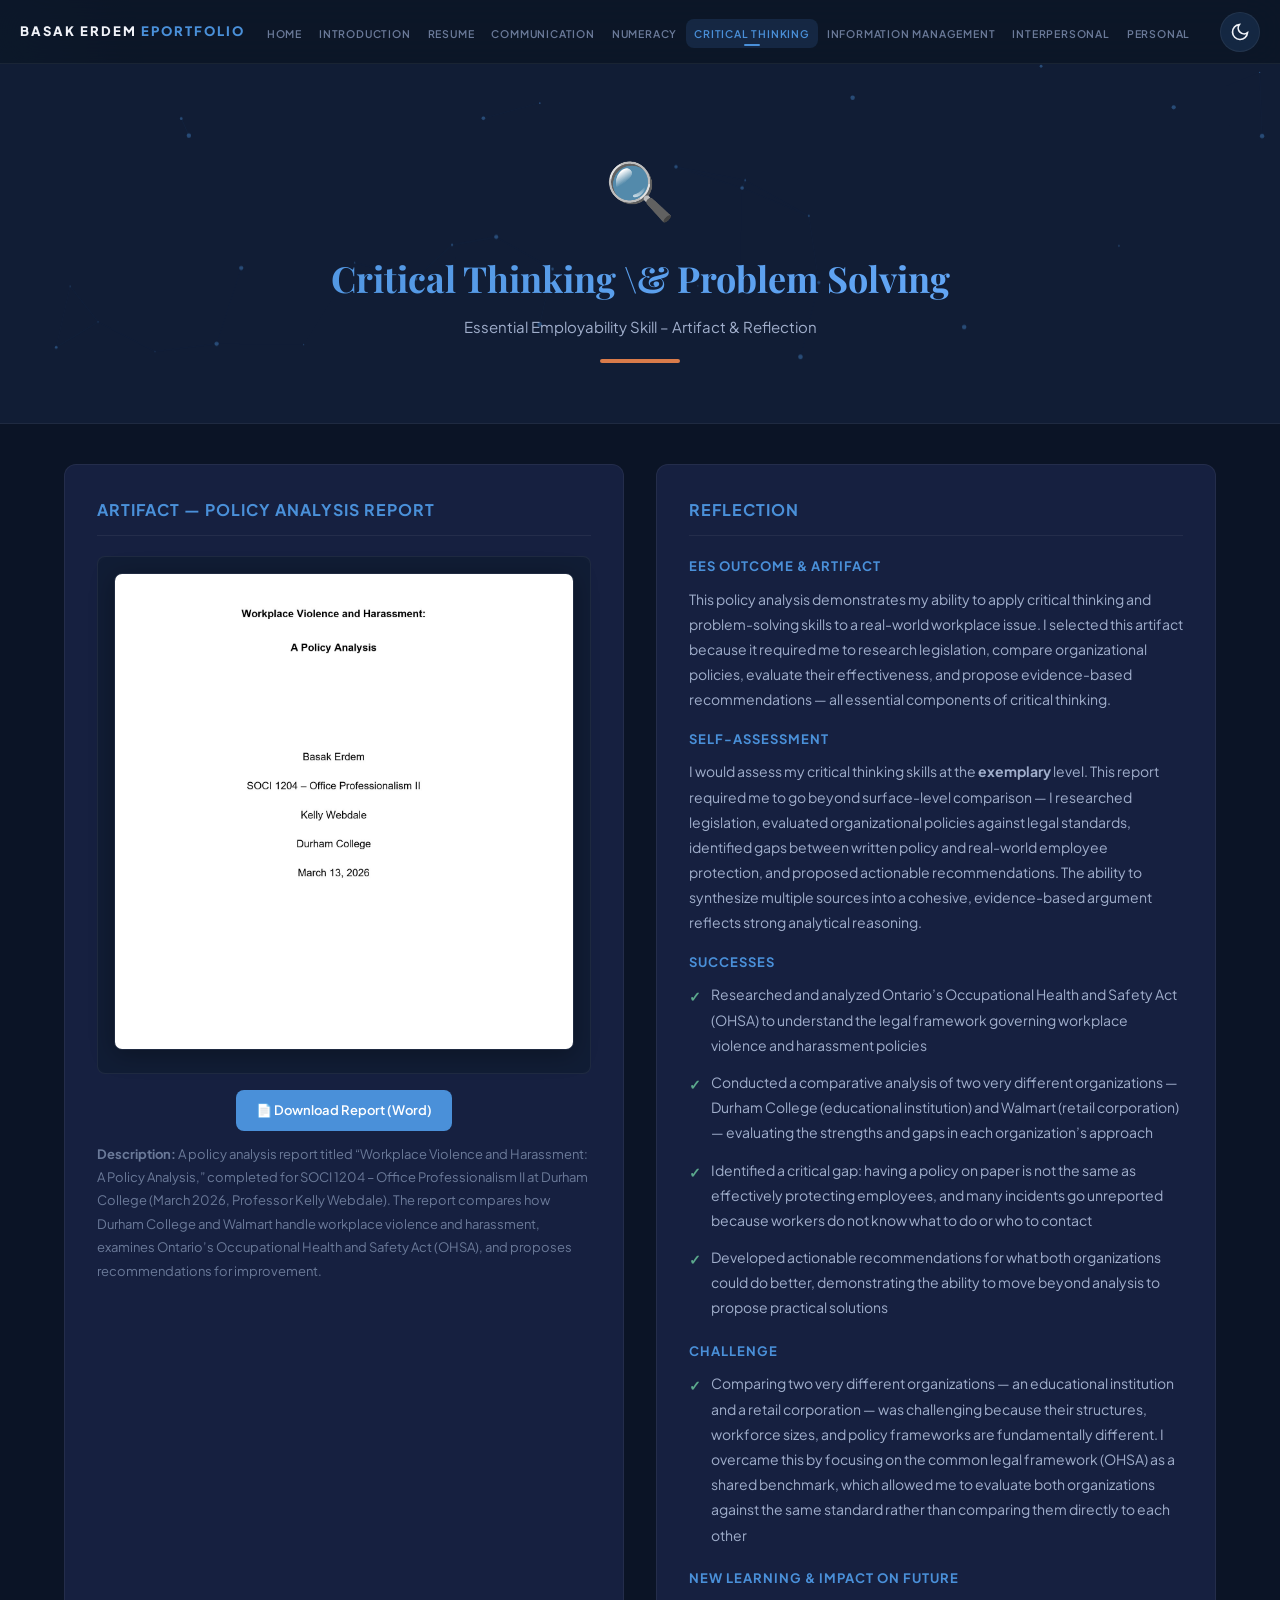
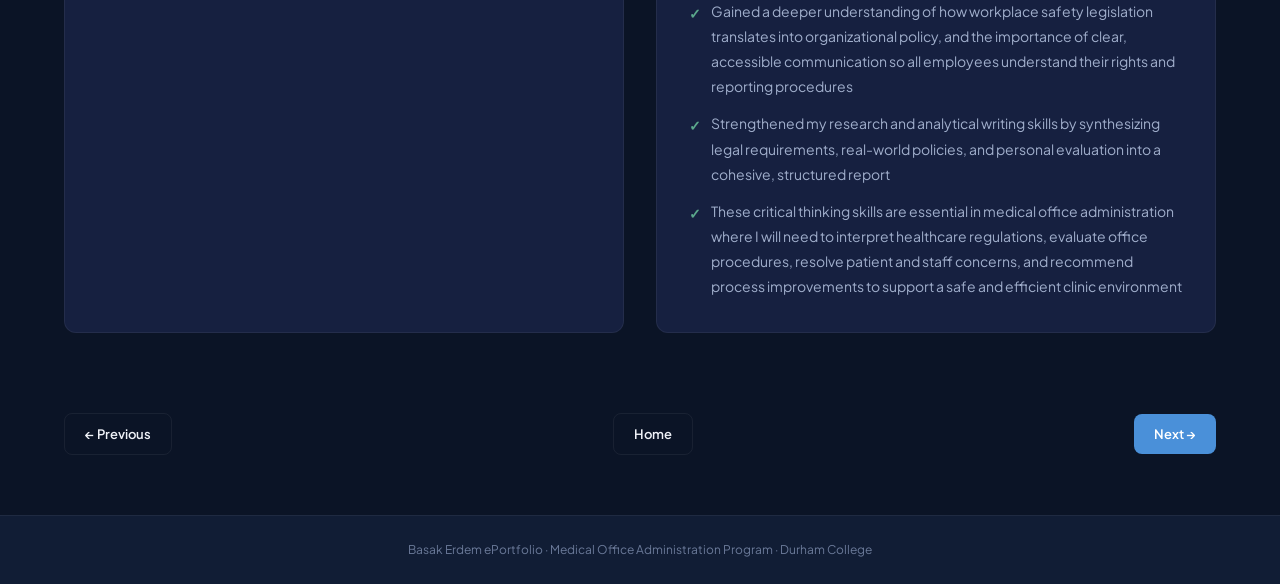
<file: critical-thinking.html>
<!DOCTYPE html><html lang="en" data-theme="dark"><head><meta charset="UTF-8"><meta name="viewport" content="width=device-width,initial-scale=1.0">
<meta http-equiv="Cache-Control" content="no-cache, no-store, must-revalidate">
<meta http-equiv="Pragma" content="no-cache">
<meta http-equiv="Expires" content="0">
<title>Critical Thinking & Problem Solving – Basak Erdem ePortfolio</title>
<link rel="preconnect" href="https://fonts.googleapis.com">
<link href="https://fonts.googleapis.com/css2?family=Plus+Jakarta+Sans:wght@400;500;600;700;800&family=Playfair+Display:wght@600;700&display=swap" rel="stylesheet">
<link rel="stylesheet" href="styles.css?v=1.1"></head><body>
<div class="cursor-glow" id="cursorGlow"></div>
<div class="scroll-progress" id="scrollProgress"></div>
<nav class="nav" id="mainNav"><div class="nav-inner"><a href="index.html" class="nav-brand">Basak Erdem <span>ePortfolio</span></a><ul class="nav-links" id="navLinks"><li><a href="index.html">Home</a></li><li><a href="index.html#introduction">Introduction</a></li><li><a href="resume.html">Resume</a></li><li><a href="communication.html">Communication</a></li><li><a href="numeracy.html">Numeracy</a></li><li><a href="critical-thinking.html" class="active">Critical Thinking</a></li><li><a href="information.html">Information Management</a></li><li><a href="interpersonal.html">Interpersonal</a></li><li><a href="personal.html">Personal</a></li></ul><button class="theme-toggle" id="themeToggle" title="Toggle theme"><svg class="theme-icon" id="themeIcon" viewBox="0 0 24 24" fill="none" stroke="currentColor" stroke-width="2"><path d="M21 12.79A9 9 0 1 1 11.21 3 7 7 0 0 0 21 12.79z"/></svg></button><button class="hamburger" id="hamburger">☰</button></div></nav>
<section class="hero" style="text-align:center">
  <canvas id="particleCanvas"></canvas>
  <div style="position:relative;z-index:1">
    <div style="font-size:56px;margin-bottom:16px">🔍</div>
    <h1 style="font-size:36px;margin-bottom:8px;background:var(--gradient-title);-webkit-background-clip:text;-webkit-text-fill-color:transparent;background-clip:text">Critical Thinking \&amp; Problem Solving</h1>
    <p style="color:var(--text-secondary);font-size:15px;max-width:600px;margin:0 auto">Essential Employability Skill – Artifact & Reflection</p>
    <div style="height:4px;border-radius:2px;width:80px;margin:20px auto 0;background:var(--skill-crit)"></div>
  </div>
</section>
<div class="detail-content">
<div class="detail-grid">
<div class="detail-card fade-in">
<h2>Artifact — Policy Analysis Report</h2>
<div style="background:var(--bg-secondary);border:1px solid var(--border);border-radius:var(--radius-sm);padding:16px;text-align:center">
<img src="artifacts/policy-analysis-preview.png" alt="Workplace Violence and Harassment: A Policy Analysis" style="max-width:100%;border-radius:var(--radius-sm);border:1px solid var(--border);box-shadow:var(--shadow-card)">
</div>
<div style="margin-top:16px;text-align:center">
<a href="artifacts/policy-analysis.docx" class="btn" download>📄 Download Report (Word)</a>
</div>
<p style="font-size:13px;color:var(--text-muted);margin-top:12px"><strong>Description:</strong> A policy analysis report titled “Workplace Violence and Harassment: A Policy Analysis,” completed for SOCI 1204 – Office Professionalism II at Durham College (March 2026, Professor Kelly Webdale). The report compares how Durham College and Walmart handle workplace violence and harassment, examines Ontario’s Occupational Health and Safety Act (OHSA), and proposes recommendations for improvement.</p>
</div>
<div class="detail-card fade-in">
<h2>Reflection</h2>
<h3 style="font-family:'Plus Jakarta Sans',sans-serif;font-size:13px;font-weight:700;color:var(--accent);margin-bottom:10px;text-transform:uppercase;letter-spacing:1px">EES Outcome & Artifact</h3>
<p style="font-size:14px;color:var(--text-secondary);margin-bottom:16px">This policy analysis demonstrates my ability to apply critical thinking and problem-solving skills to a real-world workplace issue. I selected this artifact because it required me to research legislation, compare organizational policies, evaluate their effectiveness, and propose evidence-based recommendations — all essential components of critical thinking.</p>
<h3 style="font-family:'Plus Jakarta Sans',sans-serif;font-size:13px;font-weight:700;color:var(--accent);margin-bottom:10px;text-transform:uppercase;letter-spacing:1px">Self-Assessment</h3>
<p style="font-size:14px;color:var(--text-secondary);margin-bottom:16px">I would assess my critical thinking skills at the <strong>exemplary</strong> level. This report required me to go beyond surface-level comparison — I researched legislation, evaluated organizational policies against legal standards, identified gaps between written policy and real-world employee protection, and proposed actionable recommendations. The ability to synthesize multiple sources into a cohesive, evidence-based argument reflects strong analytical reasoning.</p>
<h3 style="font-family:'Plus Jakarta Sans',sans-serif;font-size:13px;font-weight:700;color:var(--accent);margin-bottom:10px;text-transform:uppercase;letter-spacing:1px">Successes</h3>
<ul>
<li>Researched and analyzed Ontario’s Occupational Health and Safety Act (OHSA) to understand the legal framework governing workplace violence and harassment policies</li>
<li>Conducted a comparative analysis of two very different organizations — Durham College (educational institution) and Walmart (retail corporation) — evaluating the strengths and gaps in each organization’s approach</li>
<li>Identified a critical gap: having a policy on paper is not the same as effectively protecting employees, and many incidents go unreported because workers do not know what to do or who to contact</li>
<li>Developed actionable recommendations for what both organizations could do better, demonstrating the ability to move beyond analysis to propose practical solutions</li>
</ul>
<h3 style="font-family:'Plus Jakarta Sans',sans-serif;font-size:13px;font-weight:700;color:var(--accent);margin-top:20px;margin-bottom:10px;text-transform:uppercase;letter-spacing:1px">Challenge</h3>
<ul>
<li>Comparing two very different organizations — an educational institution and a retail corporation — was challenging because their structures, workforce sizes, and policy frameworks are fundamentally different. I overcame this by focusing on the common legal framework (OHSA) as a shared benchmark, which allowed me to evaluate both organizations against the same standard rather than comparing them directly to each other</li>
</ul>
<h3 style="font-family:'Plus Jakarta Sans',sans-serif;font-size:13px;font-weight:700;color:var(--accent);margin-top:20px;margin-bottom:10px;text-transform:uppercase;letter-spacing:1px">New Learning & Impact on Future</h3>
<ul>
<li>Gained a deeper understanding of how workplace safety legislation translates into organizational policy, and the importance of clear, accessible communication so all employees understand their rights and reporting procedures</li>
<li>Strengthened my research and analytical writing skills by synthesizing legal requirements, real-world policies, and personal evaluation into a cohesive, structured report</li>
<li>These critical thinking skills are essential in medical office administration where I will need to interpret healthcare regulations, evaluate office procedures, resolve patient and staff concerns, and recommend process improvements to support a safe and efficient clinic environment</li>
</ul>
</div>
</div>
</div>
<div class="detail-nav">
<a href="numeracy.html" class="btn btn-outline">← Previous</a>
<a href="index.html" class="btn btn-outline">Home</a>
<a href="information.html" class="btn">Next →</a>
</div>
<button class="back-to-top" id="backToTop" title="Back to top">↑</button>
<footer class="footer">Basak Erdem ePortfolio · Medical Office Administration Program · Durham College</footer>
<script>
const toggle=document.getElementById("themeToggle"),ti=document.getElementById("themeIcon"),html=document.documentElement;
const moonP='<path d="M21 12.79A9 9 0 1 1 11.21 3 7 7 0 0 0 21 12.79z"/>',sunP='<circle cx="12" cy="12" r="5"/><line x1="12" y1="1" x2="12" y2="3"/><line x1="12" y1="21" x2="12" y2="23"/><line x1="4.22" y1="4.22" x2="5.64" y2="5.64"/><line x1="18.36" y1="18.36" x2="19.78" y2="19.78"/><line x1="1" y1="12" x2="3" y2="12"/><line x1="21" y1="12" x2="23" y2="12"/><line x1="4.22" y1="19.78" x2="5.64" y2="18.36"/><line x1="18.36" y1="5.64" x2="19.78" y2="4.22"/>';
function setIcon(t){ti.innerHTML=t==="dark"?moonP:sunP}
toggle.addEventListener("click",()=>{toggle.classList.add("rotating");setTimeout(()=>toggle.classList.remove("rotating"),500);const n=html.getAttribute("data-theme")==="dark"?"light":"dark";html.setAttribute("data-theme",n);setIcon(n);localStorage.setItem("theme",n)});
const saved=localStorage.getItem("theme");if(saved){html.setAttribute("data-theme",saved);setIcon(saved)}
window.addEventListener("scroll",()=>{const s=window.scrollY,d=document.documentElement.scrollHeight-window.innerHeight;document.getElementById("scrollProgress").style.width=(s/d)*100+"%";document.getElementById("mainNav").classList.toggle("scrolled",s>20);document.getElementById("backToTop").classList.toggle("show",s>400)});
document.getElementById("backToTop").addEventListener("click",()=>window.scrollTo({top:0,behavior:"smooth"}));
const glow=document.getElementById("cursorGlow");document.addEventListener("mousemove",e=>{glow.style.left=e.clientX+"px";glow.style.top=e.clientY+"px"});
document.getElementById("hamburger").addEventListener("click",()=>document.getElementById("navLinks").classList.toggle("open"));
document.querySelectorAll(".nav-links a").forEach(l=>l.addEventListener("click",()=>document.getElementById("navLinks").classList.remove("open")));
const obs=new IntersectionObserver(e=>{e.forEach(en=>{if(en.isIntersecting)en.target.classList.add("visible")})},{threshold:0.1});
document.querySelectorAll(".fade-in").forEach(el=>obs.observe(el));
// Particles
const canvas=document.getElementById("particleCanvas");if(canvas){const ctx=canvas.getContext("2d");let particles=[];
function rc(){const h=canvas.parentElement;canvas.width=h.offsetWidth;canvas.height=h.offsetHeight}
function cp(){particles=[];const density=window.innerWidth<600?25000:14000;const c=Math.floor((canvas.width*canvas.height)/density);for(let i=0;i<c;i++)particles.push({x:Math.random()*canvas.width,y:Math.random()*canvas.height,vx:(Math.random()-.5)*.35,vy:(Math.random()-.5)*.35,r:Math.random()*1.8+.5})}
function dp(){ctx.clearRect(0,0,canvas.width,canvas.height);const t=document.documentElement.getAttribute("data-theme"),c=t==="dark"?"rgba(74,144,217,":"rgba(43,108,176,";
particles.forEach((p,i)=>{p.x+=p.vx;p.y+=p.vy;if(p.x<0||p.x>canvas.width)p.vx*=-1;if(p.y<0||p.y>canvas.height)p.vy*=-1;ctx.beginPath();ctx.arc(p.x,p.y,p.r,0,Math.PI*2);ctx.fillStyle=c+"0.4)";ctx.fill();
for(let j=i+1;j<particles.length;j++){const dx=p.x-particles[j].x,dy=p.y-particles[j].y,d=Math.sqrt(dx*dx+dy*dy);const maxDist=window.innerWidth<600?80:110;if(d<maxDist){ctx.beginPath();ctx.moveTo(p.x,p.y);ctx.lineTo(particles[j].x,particles[j].y);ctx.strokeStyle=c+(0.12*(1-d/maxDist))+")";ctx.lineWidth=.5;ctx.stroke()}}});
requestAnimationFrame(dp)}
rc();cp();dp();window.addEventListener("resize",function(){rc();cp()})}
</script>
</body></html>
</file>
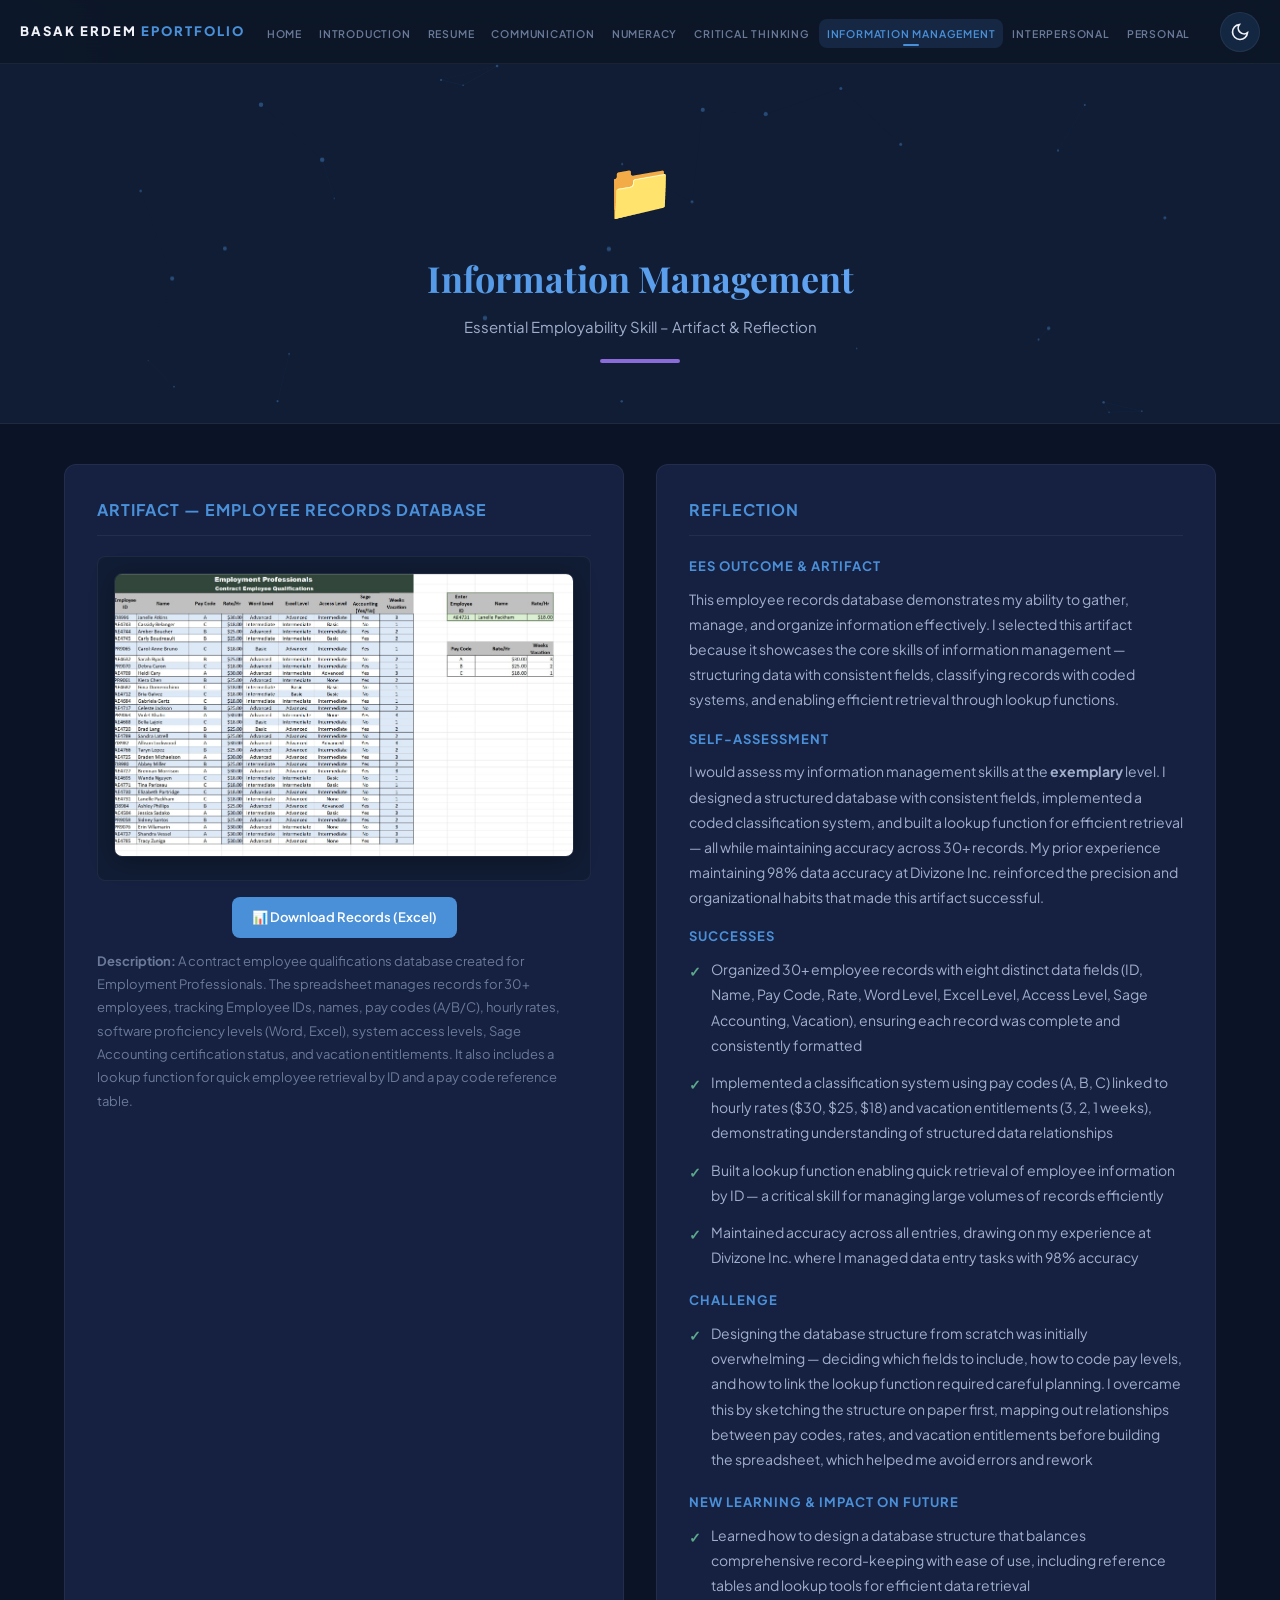
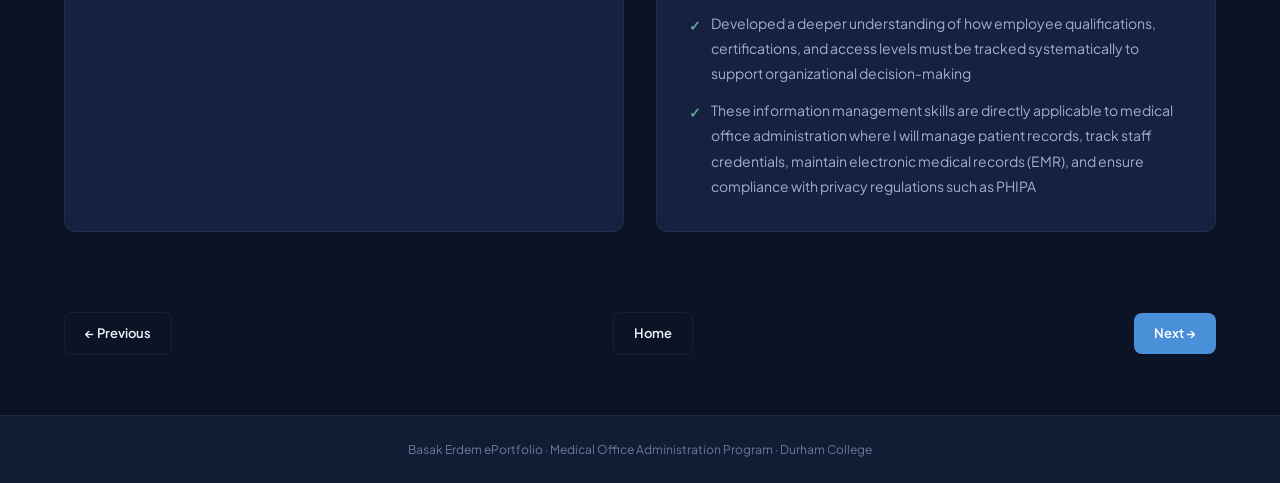
<file: information.html>
<!DOCTYPE html><html lang="en" data-theme="dark"><head><meta charset="UTF-8"><meta name="viewport" content="width=device-width,initial-scale=1.0">
<meta http-equiv="Cache-Control" content="no-cache, no-store, must-revalidate">
<meta http-equiv="Pragma" content="no-cache">
<meta http-equiv="Expires" content="0">
<title>Information Management – Basak Erdem ePortfolio</title>
<link rel="preconnect" href="https://fonts.googleapis.com">
<link href="https://fonts.googleapis.com/css2?family=Plus+Jakarta+Sans:wght@400;500;600;700;800&family=Playfair+Display:wght@600;700&display=swap" rel="stylesheet">
<link rel="stylesheet" href="styles.css?v=1.1"></head><body>
<div class="cursor-glow" id="cursorGlow"></div>
<div class="scroll-progress" id="scrollProgress"></div>
<nav class="nav" id="mainNav"><div class="nav-inner"><a href="index.html" class="nav-brand">Basak Erdem <span>ePortfolio</span></a><ul class="nav-links" id="navLinks"><li><a href="index.html">Home</a></li><li><a href="index.html#introduction">Introduction</a></li><li><a href="resume.html">Resume</a></li><li><a href="communication.html">Communication</a></li><li><a href="numeracy.html">Numeracy</a></li><li><a href="critical-thinking.html">Critical Thinking</a></li><li><a href="information.html" class="active">Information Management</a></li><li><a href="interpersonal.html">Interpersonal</a></li><li><a href="personal.html">Personal</a></li></ul><button class="theme-toggle" id="themeToggle" title="Toggle theme"><svg class="theme-icon" id="themeIcon" viewBox="0 0 24 24" fill="none" stroke="currentColor" stroke-width="2"><path d="M21 12.79A9 9 0 1 1 11.21 3 7 7 0 0 0 21 12.79z"/></svg></button><button class="hamburger" id="hamburger">☰</button></div></nav>
<section class="hero" style="text-align:center">
  <canvas id="particleCanvas"></canvas>
  <div style="position:relative;z-index:1">
    <div style="font-size:56px;margin-bottom:16px">📁</div>
    <h1 style="font-size:36px;margin-bottom:8px;background:var(--gradient-title);-webkit-background-clip:text;-webkit-text-fill-color:transparent;background-clip:text">Information Management</h1>
    <p style="color:var(--text-secondary);font-size:15px;max-width:600px;margin:0 auto">Essential Employability Skill – Artifact & Reflection</p>
    <div style="height:4px;border-radius:2px;width:80px;margin:20px auto 0;background:var(--skill-info)"></div>
  </div>
</section>
<div class="detail-content">
<div class="detail-grid">
<div class="detail-card fade-in">
<h2>Artifact — Employee Records Database</h2>
<div style="background:var(--bg-secondary);border:1px solid var(--border);border-radius:var(--radius-sm);padding:16px;text-align:center">
<img src="artifacts/records-preview.png" alt="Employment Professionals - Contract Employee Qualifications Database" style="max-width:100%;border-radius:var(--radius-sm);border:1px solid var(--border);box-shadow:var(--shadow-card)">
</div>
<div style="margin-top:16px;text-align:center">
<a href="artifacts/records.xlsx" class="btn" download>📊 Download Records (Excel)</a>
</div>
<p style="font-size:13px;color:var(--text-muted);margin-top:12px"><strong>Description:</strong> A contract employee qualifications database created for Employment Professionals. The spreadsheet manages records for 30+ employees, tracking Employee IDs, names, pay codes (A/B/C), hourly rates, software proficiency levels (Word, Excel), system access levels, Sage Accounting certification status, and vacation entitlements. It also includes a lookup function for quick employee retrieval by ID and a pay code reference table.</p>
</div>
<div class="detail-card fade-in">
<h2>Reflection</h2>
<h3 style="font-family:'Plus Jakarta Sans',sans-serif;font-size:13px;font-weight:700;color:var(--accent);margin-bottom:10px;text-transform:uppercase;letter-spacing:1px">EES Outcome & Artifact</h3>
<p style="font-size:14px;color:var(--text-secondary);margin-bottom:16px">This employee records database demonstrates my ability to gather, manage, and organize information effectively. I selected this artifact because it showcases the core skills of information management — structuring data with consistent fields, classifying records with coded systems, and enabling efficient retrieval through lookup functions.</p>
<h3 style="font-family:'Plus Jakarta Sans',sans-serif;font-size:13px;font-weight:700;color:var(--accent);margin-bottom:10px;text-transform:uppercase;letter-spacing:1px">Self-Assessment</h3>
<p style="font-size:14px;color:var(--text-secondary);margin-bottom:16px">I would assess my information management skills at the <strong>exemplary</strong> level. I designed a structured database with consistent fields, implemented a coded classification system, and built a lookup function for efficient retrieval — all while maintaining accuracy across 30+ records. My prior experience maintaining 98% data accuracy at Divizone Inc. reinforced the precision and organizational habits that made this artifact successful.</p>
<h3 style="font-family:'Plus Jakarta Sans',sans-serif;font-size:13px;font-weight:700;color:var(--accent);margin-bottom:10px;text-transform:uppercase;letter-spacing:1px">Successes</h3>
<ul>
<li>Organized 30+ employee records with eight distinct data fields (ID, Name, Pay Code, Rate, Word Level, Excel Level, Access Level, Sage Accounting, Vacation), ensuring each record was complete and consistently formatted</li>
<li>Implemented a classification system using pay codes (A, B, C) linked to hourly rates ($30, $25, $18) and vacation entitlements (3, 2, 1 weeks), demonstrating understanding of structured data relationships</li>
<li>Built a lookup function enabling quick retrieval of employee information by ID — a critical skill for managing large volumes of records efficiently</li>
<li>Maintained accuracy across all entries, drawing on my experience at Divizone Inc. where I managed data entry tasks with 98% accuracy</li>
</ul>
<h3 style="font-family:'Plus Jakarta Sans',sans-serif;font-size:13px;font-weight:700;color:var(--accent);margin-top:20px;margin-bottom:10px;text-transform:uppercase;letter-spacing:1px">Challenge</h3>
<ul>
<li>Designing the database structure from scratch was initially overwhelming — deciding which fields to include, how to code pay levels, and how to link the lookup function required careful planning. I overcame this by sketching the structure on paper first, mapping out relationships between pay codes, rates, and vacation entitlements before building the spreadsheet, which helped me avoid errors and rework</li>
</ul>
<h3 style="font-family:'Plus Jakarta Sans',sans-serif;font-size:13px;font-weight:700;color:var(--accent);margin-top:20px;margin-bottom:10px;text-transform:uppercase;letter-spacing:1px">New Learning & Impact on Future</h3>
<ul>
<li>Learned how to design a database structure that balances comprehensive record-keeping with ease of use, including reference tables and lookup tools for efficient data retrieval</li>
<li>Developed a deeper understanding of how employee qualifications, certifications, and access levels must be tracked systematically to support organizational decision-making</li>
<li>These information management skills are directly applicable to medical office administration where I will manage patient records, track staff credentials, maintain electronic medical records (EMR), and ensure compliance with privacy regulations such as PHIPA</li>
</ul>
</div>
</div>
</div>
<div class="detail-nav">
<a href="critical-thinking.html" class="btn btn-outline">← Previous</a>
<a href="index.html" class="btn btn-outline">Home</a>
<a href="interpersonal.html" class="btn">Next →</a>
</div>
<button class="back-to-top" id="backToTop" title="Back to top">↑</button>
<footer class="footer">Basak Erdem ePortfolio · Medical Office Administration Program · Durham College</footer>
<script>
const toggle=document.getElementById("themeToggle"),ti=document.getElementById("themeIcon"),html=document.documentElement;
const moonP='<path d="M21 12.79A9 9 0 1 1 11.21 3 7 7 0 0 0 21 12.79z"/>',sunP='<circle cx="12" cy="12" r="5"/><line x1="12" y1="1" x2="12" y2="3"/><line x1="12" y1="21" x2="12" y2="23"/><line x1="4.22" y1="4.22" x2="5.64" y2="5.64"/><line x1="18.36" y1="18.36" x2="19.78" y2="19.78"/><line x1="1" y1="12" x2="3" y2="12"/><line x1="21" y1="12" x2="23" y2="12"/><line x1="4.22" y1="19.78" x2="5.64" y2="18.36"/><line x1="18.36" y1="5.64" x2="19.78" y2="4.22"/>';
function setIcon(t){ti.innerHTML=t==="dark"?moonP:sunP}
toggle.addEventListener("click",()=>{toggle.classList.add("rotating");setTimeout(()=>toggle.classList.remove("rotating"),500);const n=html.getAttribute("data-theme")==="dark"?"light":"dark";html.setAttribute("data-theme",n);setIcon(n);localStorage.setItem("theme",n)});
const saved=localStorage.getItem("theme");if(saved){html.setAttribute("data-theme",saved);setIcon(saved)}
window.addEventListener("scroll",()=>{const s=window.scrollY,d=document.documentElement.scrollHeight-window.innerHeight;document.getElementById("scrollProgress").style.width=(s/d)*100+"%";document.getElementById("mainNav").classList.toggle("scrolled",s>20);document.getElementById("backToTop").classList.toggle("show",s>400)});
document.getElementById("backToTop").addEventListener("click",()=>window.scrollTo({top:0,behavior:"smooth"}));
const glow=document.getElementById("cursorGlow");document.addEventListener("mousemove",e=>{glow.style.left=e.clientX+"px";glow.style.top=e.clientY+"px"});
document.getElementById("hamburger").addEventListener("click",()=>document.getElementById("navLinks").classList.toggle("open"));
document.querySelectorAll(".nav-links a").forEach(l=>l.addEventListener("click",()=>document.getElementById("navLinks").classList.remove("open")));
const obs=new IntersectionObserver(e=>{e.forEach(en=>{if(en.isIntersecting)en.target.classList.add("visible")})},{threshold:0.1});
document.querySelectorAll(".fade-in").forEach(el=>obs.observe(el));
// Particles
const canvas=document.getElementById("particleCanvas");if(canvas){const ctx=canvas.getContext("2d");let particles=[];
function rc(){const h=canvas.parentElement;canvas.width=h.offsetWidth;canvas.height=h.offsetHeight}
function cp(){particles=[];const density=window.innerWidth<600?25000:14000;const c=Math.floor((canvas.width*canvas.height)/density);for(let i=0;i<c;i++)particles.push({x:Math.random()*canvas.width,y:Math.random()*canvas.height,vx:(Math.random()-.5)*.35,vy:(Math.random()-.5)*.35,r:Math.random()*1.8+.5})}
function dp(){ctx.clearRect(0,0,canvas.width,canvas.height);const t=document.documentElement.getAttribute("data-theme"),c=t==="dark"?"rgba(74,144,217,":"rgba(43,108,176,";
particles.forEach((p,i)=>{p.x+=p.vx;p.y+=p.vy;if(p.x<0||p.x>canvas.width)p.vx*=-1;if(p.y<0||p.y>canvas.height)p.vy*=-1;ctx.beginPath();ctx.arc(p.x,p.y,p.r,0,Math.PI*2);ctx.fillStyle=c+"0.4)";ctx.fill();
for(let j=i+1;j<particles.length;j++){const dx=p.x-particles[j].x,dy=p.y-particles[j].y,d=Math.sqrt(dx*dx+dy*dy);const maxDist=window.innerWidth<600?80:110;if(d<maxDist){ctx.beginPath();ctx.moveTo(p.x,p.y);ctx.lineTo(particles[j].x,particles[j].y);ctx.strokeStyle=c+(0.12*(1-d/maxDist))+")";ctx.lineWidth=.5;ctx.stroke()}}});
requestAnimationFrame(dp)}
rc();cp();dp();window.addEventListener("resize",function(){rc();cp()})}
</script>
</body></html>
</file>
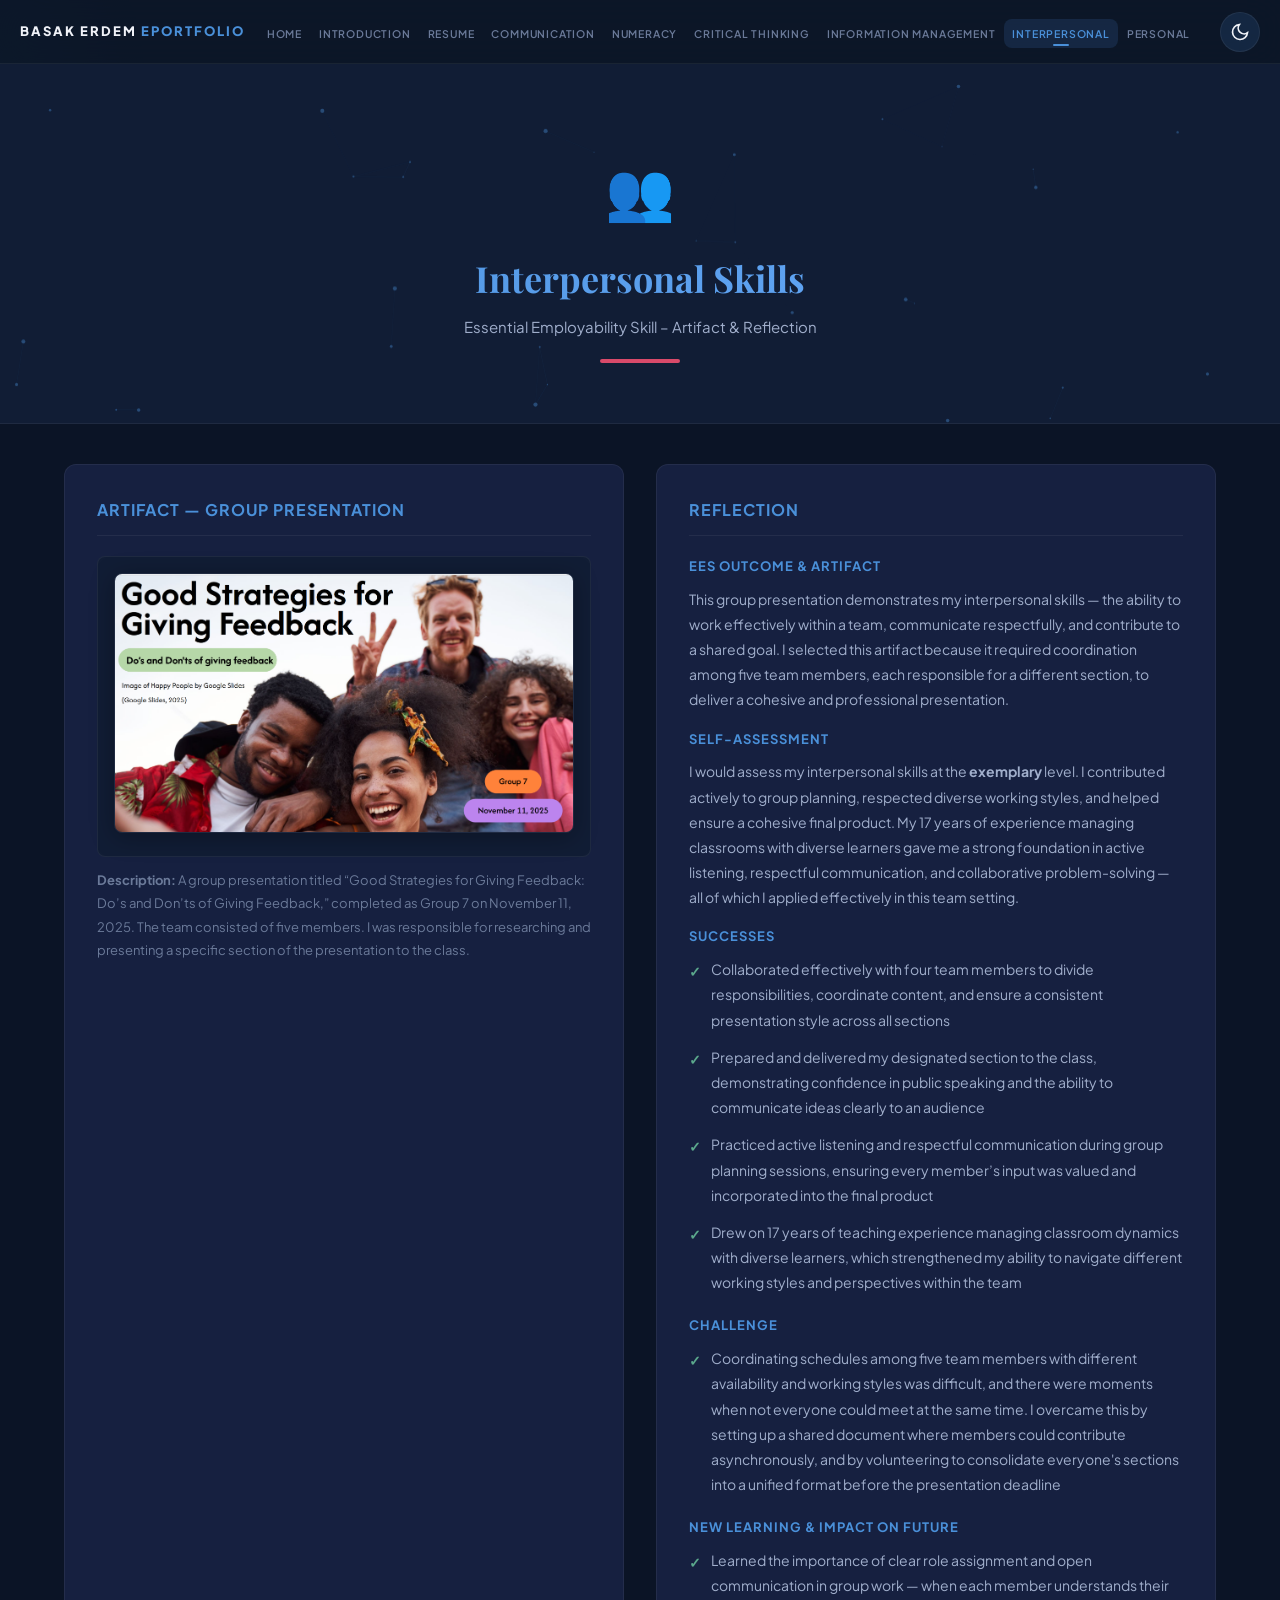
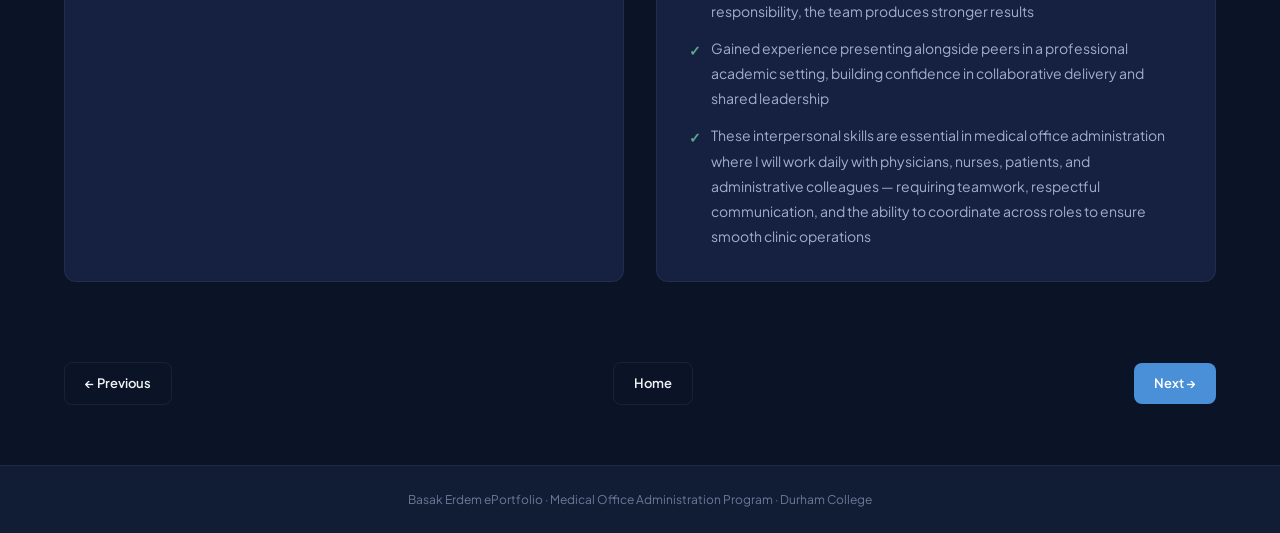
<file: interpersonal.html>
<!DOCTYPE html><html lang="en" data-theme="dark"><head><meta charset="UTF-8"><meta name="viewport" content="width=device-width,initial-scale=1.0">
<meta http-equiv="Cache-Control" content="no-cache, no-store, must-revalidate">
<meta http-equiv="Pragma" content="no-cache">
<meta http-equiv="Expires" content="0">
<title>Interpersonal Skills – Basak Erdem ePortfolio</title>
<link rel="preconnect" href="https://fonts.googleapis.com">
<link href="https://fonts.googleapis.com/css2?family=Plus+Jakarta+Sans:wght@400;500;600;700;800&family=Playfair+Display:wght@600;700&display=swap" rel="stylesheet">
<link rel="stylesheet" href="styles.css?v=1.1"></head><body>
<div class="cursor-glow" id="cursorGlow"></div>
<div class="scroll-progress" id="scrollProgress"></div>
<nav class="nav" id="mainNav"><div class="nav-inner"><a href="index.html" class="nav-brand">Basak Erdem <span>ePortfolio</span></a><ul class="nav-links" id="navLinks"><li><a href="index.html">Home</a></li><li><a href="index.html#introduction">Introduction</a></li><li><a href="resume.html">Resume</a></li><li><a href="communication.html">Communication</a></li><li><a href="numeracy.html">Numeracy</a></li><li><a href="critical-thinking.html">Critical Thinking</a></li><li><a href="information.html">Information Management</a></li><li><a href="interpersonal.html" class="active">Interpersonal</a></li><li><a href="personal.html">Personal</a></li></ul><button class="theme-toggle" id="themeToggle" title="Toggle theme"><svg class="theme-icon" id="themeIcon" viewBox="0 0 24 24" fill="none" stroke="currentColor" stroke-width="2"><path d="M21 12.79A9 9 0 1 1 11.21 3 7 7 0 0 0 21 12.79z"/></svg></button><button class="hamburger" id="hamburger">☰</button></div></nav>
<section class="hero" style="text-align:center">
  <canvas id="particleCanvas"></canvas>
  <div style="position:relative;z-index:1">
    <div style="font-size:56px;margin-bottom:16px">👥</div>
    <h1 style="font-size:36px;margin-bottom:8px;background:var(--gradient-title);-webkit-background-clip:text;-webkit-text-fill-color:transparent;background-clip:text">Interpersonal Skills</h1>
    <p style="color:var(--text-secondary);font-size:15px;max-width:600px;margin:0 auto">Essential Employability Skill – Artifact & Reflection</p>
    <div style="height:4px;border-radius:2px;width:80px;margin:20px auto 0;background:var(--skill-inter)"></div>
  </div>
</section>
<div class="detail-content">
<div class="detail-grid">
<div class="detail-card fade-in">
<h2>Artifact — Group Presentation</h2>
<div style="background:var(--bg-secondary);border:1px solid var(--border);border-radius:var(--radius-sm);padding:16px;text-align:center">
<img src="artifacts/group-project-preview.png" alt="Good Strategies for Giving Feedback - Group 7 Presentation" style="max-width:100%;border-radius:var(--radius-sm);border:1px solid var(--border);box-shadow:var(--shadow-card)">
</div>
<p style="font-size:13px;color:var(--text-muted);margin-top:12px"><strong>Description:</strong> A group presentation titled “Good Strategies for Giving Feedback: Do’s and Don’ts of Giving Feedback,” completed as Group 7 on November 11, 2025. The team consisted of five members. I was responsible for researching and presenting a specific section of the presentation to the class.</p>
</div>
<div class="detail-card fade-in">
<h2>Reflection</h2>
<h3 style="font-family:'Plus Jakarta Sans',sans-serif;font-size:13px;font-weight:700;color:var(--accent);margin-bottom:10px;text-transform:uppercase;letter-spacing:1px">EES Outcome & Artifact</h3>
<p style="font-size:14px;color:var(--text-secondary);margin-bottom:16px">This group presentation demonstrates my interpersonal skills — the ability to work effectively within a team, communicate respectfully, and contribute to a shared goal. I selected this artifact because it required coordination among five team members, each responsible for a different section, to deliver a cohesive and professional presentation.</p>
<h3 style="font-family:'Plus Jakarta Sans',sans-serif;font-size:13px;font-weight:700;color:var(--accent);margin-bottom:10px;text-transform:uppercase;letter-spacing:1px">Self-Assessment</h3>
<p style="font-size:14px;color:var(--text-secondary);margin-bottom:16px">I would assess my interpersonal skills at the <strong>exemplary</strong> level. I contributed actively to group planning, respected diverse working styles, and helped ensure a cohesive final product. My 17 years of experience managing classrooms with diverse learners gave me a strong foundation in active listening, respectful communication, and collaborative problem-solving — all of which I applied effectively in this team setting.</p>
<h3 style="font-family:'Plus Jakarta Sans',sans-serif;font-size:13px;font-weight:700;color:var(--accent);margin-bottom:10px;text-transform:uppercase;letter-spacing:1px">Successes</h3>
<ul>
<li>Collaborated effectively with four team members to divide responsibilities, coordinate content, and ensure a consistent presentation style across all sections</li>
<li>Prepared and delivered my designated section to the class, demonstrating confidence in public speaking and the ability to communicate ideas clearly to an audience</li>
<li>Practiced active listening and respectful communication during group planning sessions, ensuring every member’s input was valued and incorporated into the final product</li>
<li>Drew on 17 years of teaching experience managing classroom dynamics with diverse learners, which strengthened my ability to navigate different working styles and perspectives within the team</li>
</ul>
<h3 style="font-family:'Plus Jakarta Sans',sans-serif;font-size:13px;font-weight:700;color:var(--accent);margin-top:20px;margin-bottom:10px;text-transform:uppercase;letter-spacing:1px">Challenge</h3>
<ul>
<li>Coordinating schedules among five team members with different availability and working styles was difficult, and there were moments when not everyone could meet at the same time. I overcame this by setting up a shared document where members could contribute asynchronously, and by volunteering to consolidate everyone's sections into a unified format before the presentation deadline</li>
</ul>
<h3 style="font-family:'Plus Jakarta Sans',sans-serif;font-size:13px;font-weight:700;color:var(--accent);margin-top:20px;margin-bottom:10px;text-transform:uppercase;letter-spacing:1px">New Learning & Impact on Future</h3>
<ul>
<li>Learned the importance of clear role assignment and open communication in group work — when each member understands their responsibility, the team produces stronger results</li>
<li>Gained experience presenting alongside peers in a professional academic setting, building confidence in collaborative delivery and shared leadership</li>
<li>These interpersonal skills are essential in medical office administration where I will work daily with physicians, nurses, patients, and administrative colleagues — requiring teamwork, respectful communication, and the ability to coordinate across roles to ensure smooth clinic operations</li>
</ul>
</div>
</div>
</div>
<div class="detail-nav">
<a href="information.html" class="btn btn-outline">← Previous</a>
<a href="index.html" class="btn btn-outline">Home</a>
<a href="personal.html" class="btn">Next →</a>
</div>
<button class="back-to-top" id="backToTop" title="Back to top">↑</button>
<footer class="footer">Basak Erdem ePortfolio · Medical Office Administration Program · Durham College</footer>
<script>
const toggle=document.getElementById("themeToggle"),ti=document.getElementById("themeIcon"),html=document.documentElement;
const moonP='<path d="M21 12.79A9 9 0 1 1 11.21 3 7 7 0 0 0 21 12.79z"/>',sunP='<circle cx="12" cy="12" r="5"/><line x1="12" y1="1" x2="12" y2="3"/><line x1="12" y1="21" x2="12" y2="23"/><line x1="4.22" y1="4.22" x2="5.64" y2="5.64"/><line x1="18.36" y1="18.36" x2="19.78" y2="19.78"/><line x1="1" y1="12" x2="3" y2="12"/><line x1="21" y1="12" x2="23" y2="12"/><line x1="4.22" y1="19.78" x2="5.64" y2="18.36"/><line x1="18.36" y1="5.64" x2="19.78" y2="4.22"/>';
function setIcon(t){ti.innerHTML=t==="dark"?moonP:sunP}
toggle.addEventListener("click",()=>{toggle.classList.add("rotating");setTimeout(()=>toggle.classList.remove("rotating"),500);const n=html.getAttribute("data-theme")==="dark"?"light":"dark";html.setAttribute("data-theme",n);setIcon(n);localStorage.setItem("theme",n)});
const saved=localStorage.getItem("theme");if(saved){html.setAttribute("data-theme",saved);setIcon(saved)}
window.addEventListener("scroll",()=>{const s=window.scrollY,d=document.documentElement.scrollHeight-window.innerHeight;document.getElementById("scrollProgress").style.width=(s/d)*100+"%";document.getElementById("mainNav").classList.toggle("scrolled",s>20);document.getElementById("backToTop").classList.toggle("show",s>400)});
document.getElementById("backToTop").addEventListener("click",()=>window.scrollTo({top:0,behavior:"smooth"}));
const glow=document.getElementById("cursorGlow");document.addEventListener("mousemove",e=>{glow.style.left=e.clientX+"px";glow.style.top=e.clientY+"px"});
document.getElementById("hamburger").addEventListener("click",()=>document.getElementById("navLinks").classList.toggle("open"));
document.querySelectorAll(".nav-links a").forEach(l=>l.addEventListener("click",()=>document.getElementById("navLinks").classList.remove("open")));
const obs=new IntersectionObserver(e=>{e.forEach(en=>{if(en.isIntersecting)en.target.classList.add("visible")})},{threshold:0.1});
document.querySelectorAll(".fade-in").forEach(el=>obs.observe(el));
// Particles
const canvas=document.getElementById("particleCanvas");if(canvas){const ctx=canvas.getContext("2d");let particles=[];
function rc(){const h=canvas.parentElement;canvas.width=h.offsetWidth;canvas.height=h.offsetHeight}
function cp(){particles=[];const density=window.innerWidth<600?25000:14000;const c=Math.floor((canvas.width*canvas.height)/density);for(let i=0;i<c;i++)particles.push({x:Math.random()*canvas.width,y:Math.random()*canvas.height,vx:(Math.random()-.5)*.35,vy:(Math.random()-.5)*.35,r:Math.random()*1.8+.5})}
function dp(){ctx.clearRect(0,0,canvas.width,canvas.height);const t=document.documentElement.getAttribute("data-theme"),c=t==="dark"?"rgba(74,144,217,":"rgba(43,108,176,";
particles.forEach((p,i)=>{p.x+=p.vx;p.y+=p.vy;if(p.x<0||p.x>canvas.width)p.vx*=-1;if(p.y<0||p.y>canvas.height)p.vy*=-1;ctx.beginPath();ctx.arc(p.x,p.y,p.r,0,Math.PI*2);ctx.fillStyle=c+"0.4)";ctx.fill();
for(let j=i+1;j<particles.length;j++){const dx=p.x-particles[j].x,dy=p.y-particles[j].y,d=Math.sqrt(dx*dx+dy*dy);const maxDist=window.innerWidth<600?80:110;if(d<maxDist){ctx.beginPath();ctx.moveTo(p.x,p.y);ctx.lineTo(particles[j].x,particles[j].y);ctx.strokeStyle=c+(0.12*(1-d/maxDist))+")";ctx.lineWidth=.5;ctx.stroke()}}});
requestAnimationFrame(dp)}
rc();cp();dp();window.addEventListener("resize",function(){rc();cp()})}
</script>
</body></html>
</file>
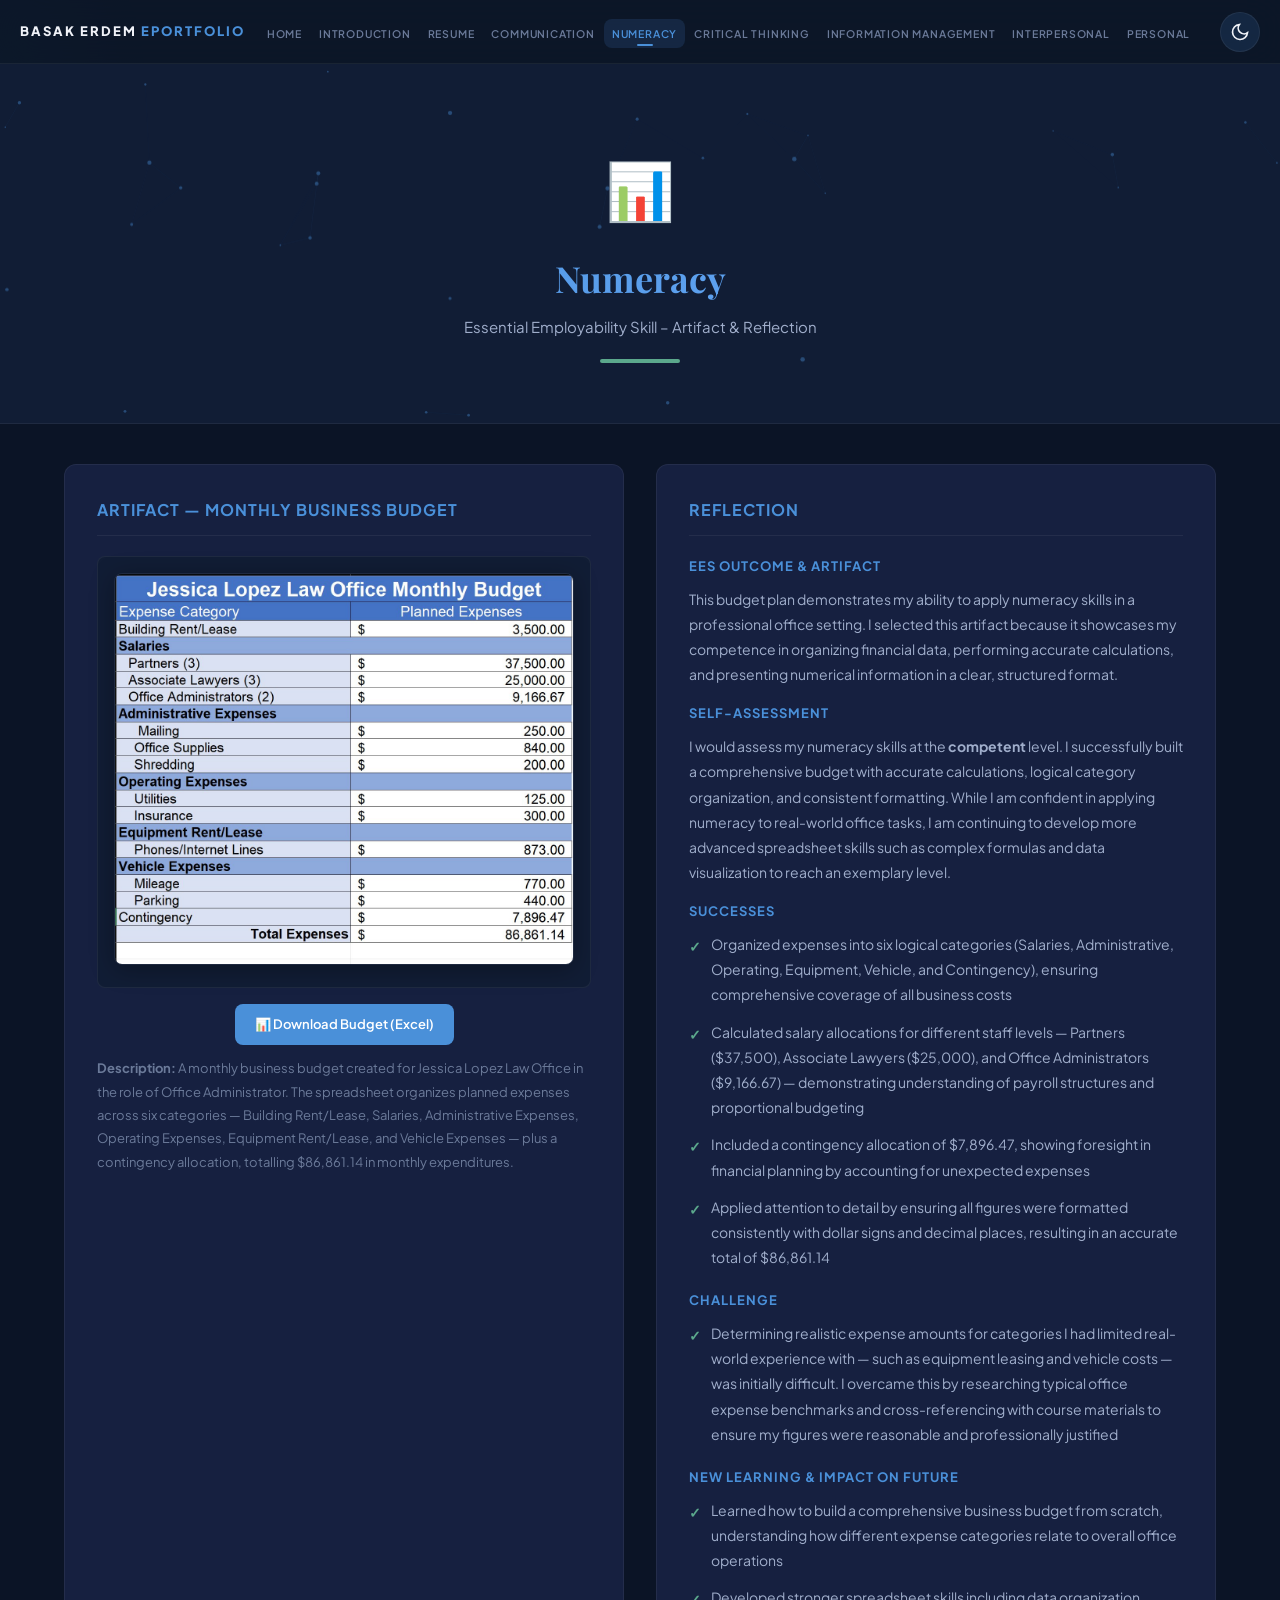
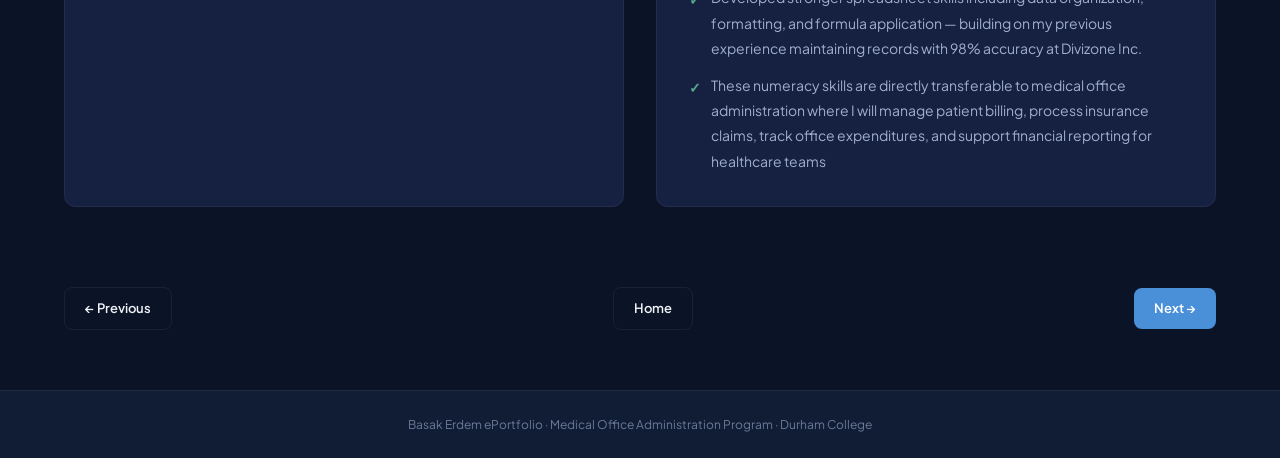
<file: numeracy.html>
<!DOCTYPE html><html lang="en" data-theme="dark"><head><meta charset="UTF-8"><meta name="viewport" content="width=device-width,initial-scale=1.0">
<meta http-equiv="Cache-Control" content="no-cache, no-store, must-revalidate">
<meta http-equiv="Pragma" content="no-cache">
<meta http-equiv="Expires" content="0">
<title>Numeracy – Basak Erdem ePortfolio</title>
<link rel="preconnect" href="https://fonts.googleapis.com">
<link href="https://fonts.googleapis.com/css2?family=Plus+Jakarta+Sans:wght@400;500;600;700;800&family=Playfair+Display:wght@600;700&display=swap" rel="stylesheet">
<link rel="stylesheet" href="styles.css?v=1.1"></head><body>
<div class="cursor-glow" id="cursorGlow"></div>
<div class="scroll-progress" id="scrollProgress"></div>
<nav class="nav" id="mainNav"><div class="nav-inner"><a href="index.html" class="nav-brand">Basak Erdem <span>ePortfolio</span></a><ul class="nav-links" id="navLinks"><li><a href="index.html">Home</a></li><li><a href="index.html#introduction">Introduction</a></li><li><a href="resume.html">Resume</a></li><li><a href="communication.html">Communication</a></li><li><a href="numeracy.html" class="active">Numeracy</a></li><li><a href="critical-thinking.html">Critical Thinking</a></li><li><a href="information.html">Information Management</a></li><li><a href="interpersonal.html">Interpersonal</a></li><li><a href="personal.html">Personal</a></li></ul><button class="theme-toggle" id="themeToggle" title="Toggle theme"><svg class="theme-icon" id="themeIcon" viewBox="0 0 24 24" fill="none" stroke="currentColor" stroke-width="2"><path d="M21 12.79A9 9 0 1 1 11.21 3 7 7 0 0 0 21 12.79z"/></svg></button><button class="hamburger" id="hamburger">☰</button></div></nav>
<section class="hero" style="text-align:center">
  <canvas id="particleCanvas"></canvas>
  <div style="position:relative;z-index:1">
    <div style="font-size:56px;margin-bottom:16px">📊</div>
    <h1 style="font-size:36px;margin-bottom:8px;background:var(--gradient-title);-webkit-background-clip:text;-webkit-text-fill-color:transparent;background-clip:text">Numeracy</h1>
    <p style="color:var(--text-secondary);font-size:15px;max-width:600px;margin:0 auto">Essential Employability Skill – Artifact & Reflection</p>
    <div style="height:4px;border-radius:2px;width:80px;margin:20px auto 0;background:var(--skill-num)"></div>
  </div>
</section>
<div class="detail-content">
<div class="detail-grid">
<div class="detail-card fade-in">
<h2>Artifact — Monthly Business Budget</h2>
<div style="background:var(--bg-secondary);border:1px solid var(--border);border-radius:var(--radius-sm);padding:16px;text-align:center">
<img src="artifacts/budget-preview.png" alt="Jessica Lopez Law Office Monthly Budget" style="max-width:100%;border-radius:var(--radius-sm);border:1px solid var(--border);box-shadow:var(--shadow-card)">
</div>
<div style="margin-top:16px;text-align:center">
<a href="artifacts/budget.xlsx" class="btn" download>📊 Download Budget (Excel)</a>
</div>
<p style="font-size:13px;color:var(--text-muted);margin-top:12px"><strong>Description:</strong> A monthly business budget created for Jessica Lopez Law Office in the role of Office Administrator. The spreadsheet organizes planned expenses across six categories — Building Rent/Lease, Salaries, Administrative Expenses, Operating Expenses, Equipment Rent/Lease, and Vehicle Expenses — plus a contingency allocation, totalling $86,861.14 in monthly expenditures.</p>
</div>
<div class="detail-card fade-in">
<h2>Reflection</h2>
<h3 style="font-family:'Plus Jakarta Sans',sans-serif;font-size:13px;font-weight:700;color:var(--accent);margin-bottom:10px;text-transform:uppercase;letter-spacing:1px">EES Outcome & Artifact</h3>
<p style="font-size:14px;color:var(--text-secondary);margin-bottom:16px">This budget plan demonstrates my ability to apply numeracy skills in a professional office setting. I selected this artifact because it showcases my competence in organizing financial data, performing accurate calculations, and presenting numerical information in a clear, structured format.</p>
<h3 style="font-family:'Plus Jakarta Sans',sans-serif;font-size:13px;font-weight:700;color:var(--accent);margin-bottom:10px;text-transform:uppercase;letter-spacing:1px">Self-Assessment</h3>
<p style="font-size:14px;color:var(--text-secondary);margin-bottom:16px">I would assess my numeracy skills at the <strong>competent</strong> level. I successfully built a comprehensive budget with accurate calculations, logical category organization, and consistent formatting. While I am confident in applying numeracy to real-world office tasks, I am continuing to develop more advanced spreadsheet skills such as complex formulas and data visualization to reach an exemplary level.</p>
<h3 style="font-family:'Plus Jakarta Sans',sans-serif;font-size:13px;font-weight:700;color:var(--accent);margin-bottom:10px;text-transform:uppercase;letter-spacing:1px">Successes</h3>
<ul>
<li>Organized expenses into six logical categories (Salaries, Administrative, Operating, Equipment, Vehicle, and Contingency), ensuring comprehensive coverage of all business costs</li>
<li>Calculated salary allocations for different staff levels — Partners ($37,500), Associate Lawyers ($25,000), and Office Administrators ($9,166.67) — demonstrating understanding of payroll structures and proportional budgeting</li>
<li>Included a contingency allocation of $7,896.47, showing foresight in financial planning by accounting for unexpected expenses</li>
<li>Applied attention to detail by ensuring all figures were formatted consistently with dollar signs and decimal places, resulting in an accurate total of $86,861.14</li>
</ul>
<h3 style="font-family:'Plus Jakarta Sans',sans-serif;font-size:13px;font-weight:700;color:var(--accent);margin-top:20px;margin-bottom:10px;text-transform:uppercase;letter-spacing:1px">Challenge</h3>
<ul>
<li>Determining realistic expense amounts for categories I had limited real-world experience with — such as equipment leasing and vehicle costs — was initially difficult. I overcame this by researching typical office expense benchmarks and cross-referencing with course materials to ensure my figures were reasonable and professionally justified</li>
</ul>
<h3 style="font-family:'Plus Jakarta Sans',sans-serif;font-size:13px;font-weight:700;color:var(--accent);margin-top:20px;margin-bottom:10px;text-transform:uppercase;letter-spacing:1px">New Learning & Impact on Future</h3>
<ul>
<li>Learned how to build a comprehensive business budget from scratch, understanding how different expense categories relate to overall office operations</li>
<li>Developed stronger spreadsheet skills including data organization, formatting, and formula application — building on my previous experience maintaining records with 98% accuracy at Divizone Inc.</li>
<li>These numeracy skills are directly transferable to medical office administration where I will manage patient billing, process insurance claims, track office expenditures, and support financial reporting for healthcare teams</li>
</ul>
</div>
</div>
</div>
<div class="detail-nav">
<a href="communication.html" class="btn btn-outline">← Previous</a>
<a href="index.html" class="btn btn-outline">Home</a>
<a href="critical-thinking.html" class="btn">Next →</a>
</div>
<button class="back-to-top" id="backToTop" title="Back to top">↑</button>
<footer class="footer">Basak Erdem ePortfolio · Medical Office Administration Program · Durham College</footer>
<script>
const toggle=document.getElementById("themeToggle"),ti=document.getElementById("themeIcon"),html=document.documentElement;
const moonP='<path d="M21 12.79A9 9 0 1 1 11.21 3 7 7 0 0 0 21 12.79z"/>',sunP='<circle cx="12" cy="12" r="5"/><line x1="12" y1="1" x2="12" y2="3"/><line x1="12" y1="21" x2="12" y2="23"/><line x1="4.22" y1="4.22" x2="5.64" y2="5.64"/><line x1="18.36" y1="18.36" x2="19.78" y2="19.78"/><line x1="1" y1="12" x2="3" y2="12"/><line x1="21" y1="12" x2="23" y2="12"/><line x1="4.22" y1="19.78" x2="5.64" y2="18.36"/><line x1="18.36" y1="5.64" x2="19.78" y2="4.22"/>';
function setIcon(t){ti.innerHTML=t==="dark"?moonP:sunP}
toggle.addEventListener("click",()=>{toggle.classList.add("rotating");setTimeout(()=>toggle.classList.remove("rotating"),500);const n=html.getAttribute("data-theme")==="dark"?"light":"dark";html.setAttribute("data-theme",n);setIcon(n);localStorage.setItem("theme",n)});
const saved=localStorage.getItem("theme");if(saved){html.setAttribute("data-theme",saved);setIcon(saved)}
window.addEventListener("scroll",()=>{const s=window.scrollY,d=document.documentElement.scrollHeight-window.innerHeight;document.getElementById("scrollProgress").style.width=(s/d)*100+"%";document.getElementById("mainNav").classList.toggle("scrolled",s>20);document.getElementById("backToTop").classList.toggle("show",s>400)});
document.getElementById("backToTop").addEventListener("click",()=>window.scrollTo({top:0,behavior:"smooth"}));
const glow=document.getElementById("cursorGlow");document.addEventListener("mousemove",e=>{glow.style.left=e.clientX+"px";glow.style.top=e.clientY+"px"});
document.getElementById("hamburger").addEventListener("click",()=>document.getElementById("navLinks").classList.toggle("open"));
document.querySelectorAll(".nav-links a").forEach(l=>l.addEventListener("click",()=>document.getElementById("navLinks").classList.remove("open")));
const obs=new IntersectionObserver(e=>{e.forEach(en=>{if(en.isIntersecting)en.target.classList.add("visible")})},{threshold:0.1});
document.querySelectorAll(".fade-in").forEach(el=>obs.observe(el));
// Particles
const canvas=document.getElementById("particleCanvas");if(canvas){const ctx=canvas.getContext("2d");let particles=[];
function rc(){const h=canvas.parentElement;canvas.width=h.offsetWidth;canvas.height=h.offsetHeight}
function cp(){particles=[];const density=window.innerWidth<600?25000:14000;const c=Math.floor((canvas.width*canvas.height)/density);for(let i=0;i<c;i++)particles.push({x:Math.random()*canvas.width,y:Math.random()*canvas.height,vx:(Math.random()-.5)*.35,vy:(Math.random()-.5)*.35,r:Math.random()*1.8+.5})}
function dp(){ctx.clearRect(0,0,canvas.width,canvas.height);const t=document.documentElement.getAttribute("data-theme"),c=t==="dark"?"rgba(74,144,217,":"rgba(43,108,176,";
particles.forEach((p,i)=>{p.x+=p.vx;p.y+=p.vy;if(p.x<0||p.x>canvas.width)p.vx*=-1;if(p.y<0||p.y>canvas.height)p.vy*=-1;ctx.beginPath();ctx.arc(p.x,p.y,p.r,0,Math.PI*2);ctx.fillStyle=c+"0.4)";ctx.fill();
for(let j=i+1;j<particles.length;j++){const dx=p.x-particles[j].x,dy=p.y-particles[j].y,d=Math.sqrt(dx*dx+dy*dy);const maxDist=window.innerWidth<600?80:110;if(d<maxDist){ctx.beginPath();ctx.moveTo(p.x,p.y);ctx.lineTo(particles[j].x,particles[j].y);ctx.strokeStyle=c+(0.12*(1-d/maxDist))+")";ctx.lineWidth=.5;ctx.stroke()}}});
requestAnimationFrame(dp)}
rc();cp();dp();window.addEventListener("resize",function(){rc();cp()})}
</script>
</body></html>
</file>
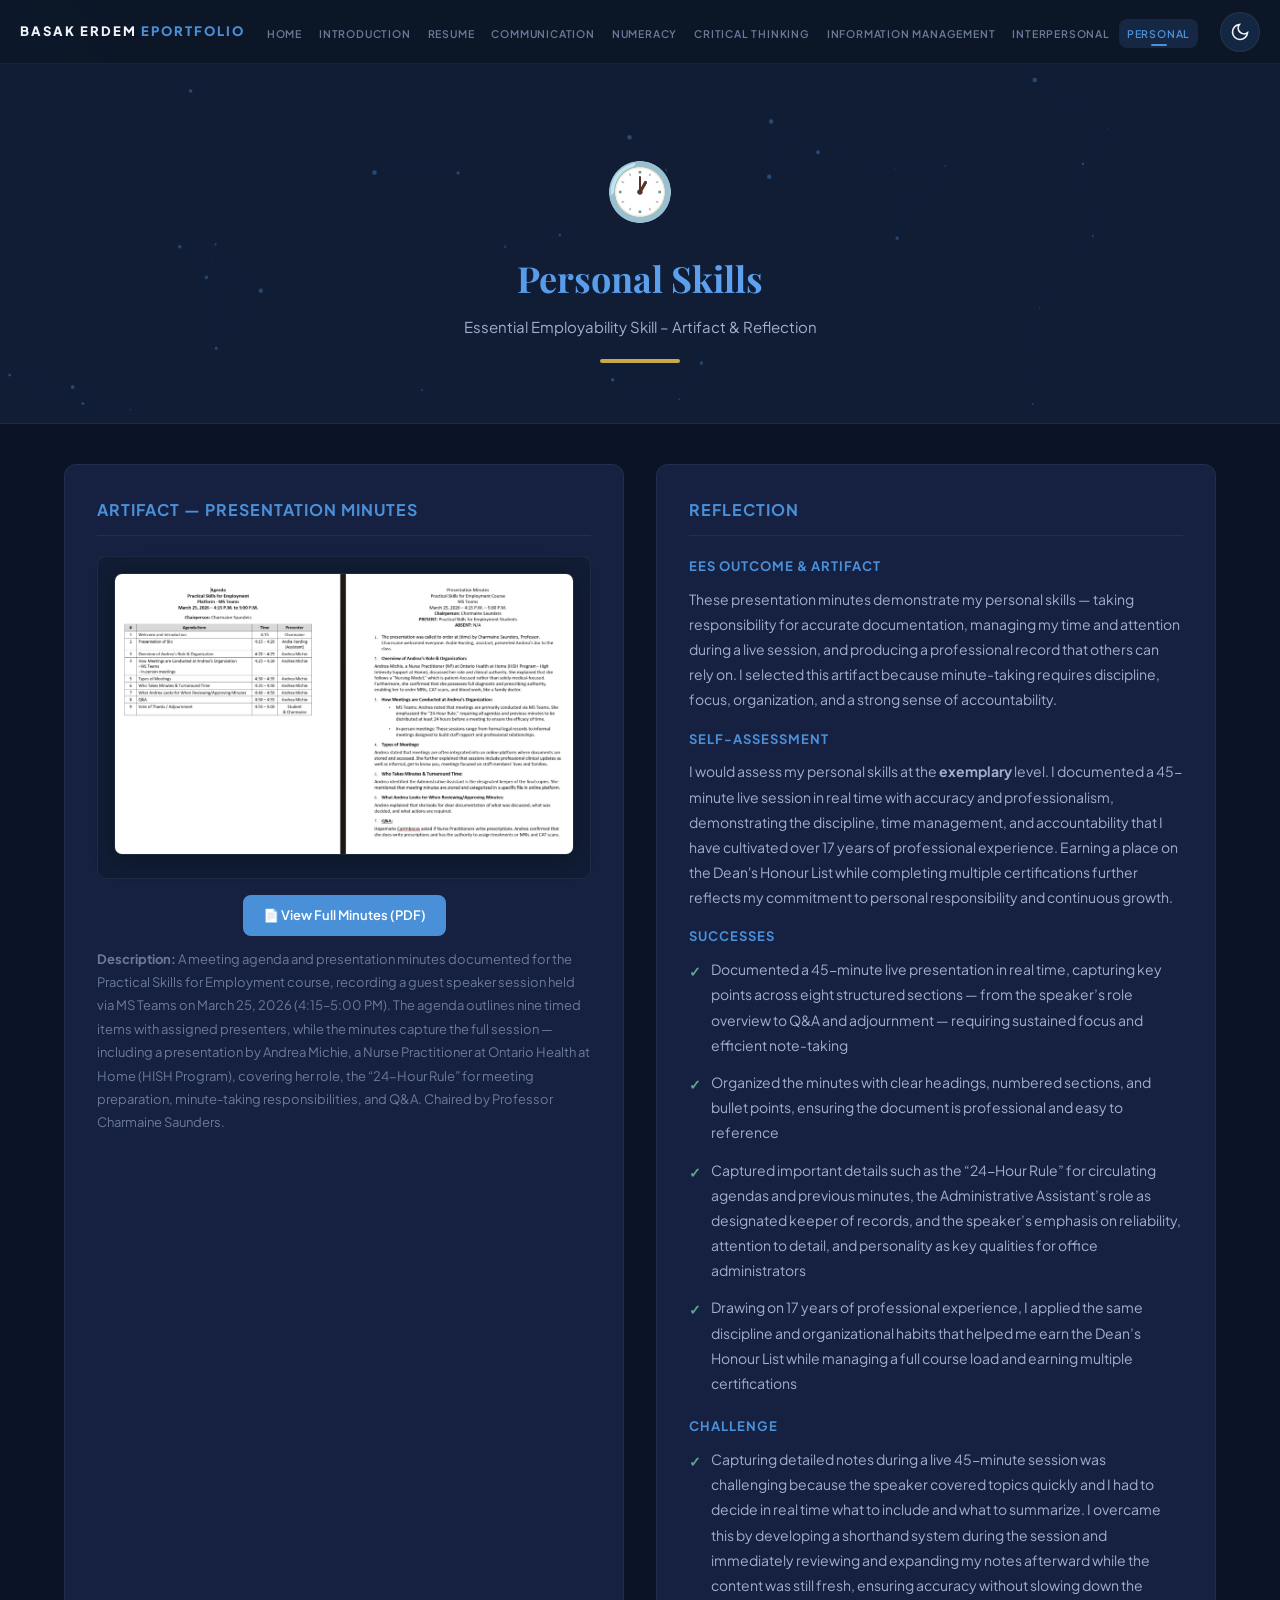
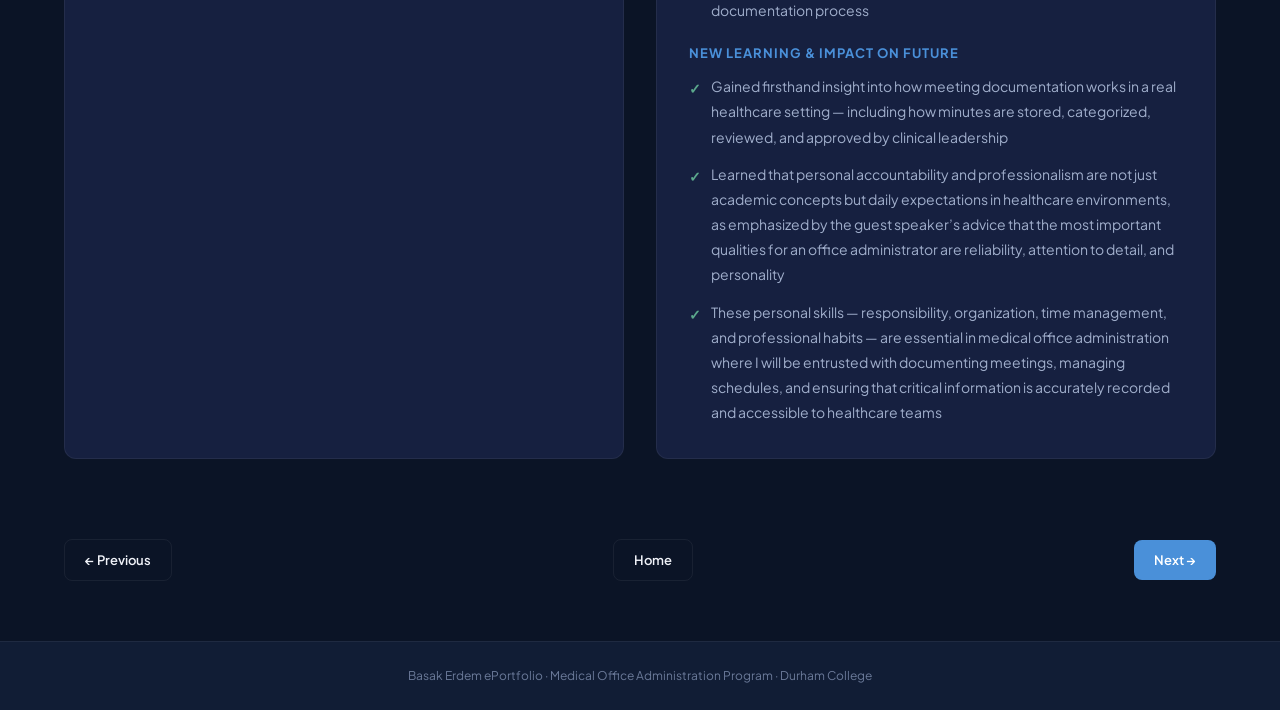
<file: personal.html>
<!DOCTYPE html><html lang="en" data-theme="dark"><head><meta charset="UTF-8"><meta name="viewport" content="width=device-width,initial-scale=1.0">
<meta http-equiv="Cache-Control" content="no-cache, no-store, must-revalidate">
<meta http-equiv="Pragma" content="no-cache">
<meta http-equiv="Expires" content="0">
<title>Personal Skills – Basak Erdem ePortfolio</title>
<link rel="preconnect" href="https://fonts.googleapis.com">
<link href="https://fonts.googleapis.com/css2?family=Plus+Jakarta+Sans:wght@400;500;600;700;800&family=Playfair+Display:wght@600;700&display=swap" rel="stylesheet">
<link rel="stylesheet" href="styles.css?v=1.1"></head><body>
<div class="cursor-glow" id="cursorGlow"></div>
<div class="scroll-progress" id="scrollProgress"></div>
<nav class="nav" id="mainNav"><div class="nav-inner"><a href="index.html" class="nav-brand">Basak Erdem <span>ePortfolio</span></a><ul class="nav-links" id="navLinks"><li><a href="index.html">Home</a></li><li><a href="index.html#introduction">Introduction</a></li><li><a href="resume.html">Resume</a></li><li><a href="communication.html">Communication</a></li><li><a href="numeracy.html">Numeracy</a></li><li><a href="critical-thinking.html">Critical Thinking</a></li><li><a href="information.html">Information Management</a></li><li><a href="interpersonal.html">Interpersonal</a></li><li><a href="personal.html" class="active">Personal</a></li></ul><button class="theme-toggle" id="themeToggle" title="Toggle theme"><svg class="theme-icon" id="themeIcon" viewBox="0 0 24 24" fill="none" stroke="currentColor" stroke-width="2"><path d="M21 12.79A9 9 0 1 1 11.21 3 7 7 0 0 0 21 12.79z"/></svg></button><button class="hamburger" id="hamburger">☰</button></div></nav>
<section class="hero" style="text-align:center">
  <canvas id="particleCanvas"></canvas>
  <div style="position:relative;z-index:1">
    <div style="font-size:56px;margin-bottom:16px">🕐</div>
    <h1 style="font-size:36px;margin-bottom:8px;background:var(--gradient-title);-webkit-background-clip:text;-webkit-text-fill-color:transparent;background-clip:text">Personal Skills</h1>
    <p style="color:var(--text-secondary);font-size:15px;max-width:600px;margin:0 auto">Essential Employability Skill – Artifact & Reflection</p>
    <div style="height:4px;border-radius:2px;width:80px;margin:20px auto 0;background:var(--skill-personal)"></div>
  </div>
</section>
<div class="detail-content">
<div class="detail-grid">
<div class="detail-card fade-in">
<h2>Artifact — Presentation Minutes</h2>
<div style="background:var(--bg-secondary);border:1px solid var(--border);border-radius:var(--radius-sm);padding:16px;text-align:center">
<img src="artifacts/minutes-preview.png" alt="Presentation Minutes - Practical Skills for Employment Course" style="max-width:100%;border-radius:var(--radius-sm);border:1px solid var(--border);box-shadow:var(--shadow-card)">
</div>
<div style="margin-top:16px;text-align:center">
<a href="artifacts/minutes.pdf" class="btn" target="_blank">📄 View Full Minutes (PDF)</a>
</div>
<p style="font-size:13px;color:var(--text-muted);margin-top:12px"><strong>Description:</strong> A meeting agenda and presentation minutes documented for the Practical Skills for Employment course, recording a guest speaker session held via MS Teams on March 25, 2026 (4:15–5:00 PM). The agenda outlines nine timed items with assigned presenters, while the minutes capture the full session — including a presentation by Andrea Michie, a Nurse Practitioner at Ontario Health at Home (HISH Program), covering her role, the “24-Hour Rule” for meeting preparation, minute-taking responsibilities, and Q&A. Chaired by Professor Charmaine Saunders.</p>
</div>
<div class="detail-card fade-in">
<h2>Reflection</h2>
<h3 style="font-family:'Plus Jakarta Sans',sans-serif;font-size:13px;font-weight:700;color:var(--accent);margin-bottom:10px;text-transform:uppercase;letter-spacing:1px">EES Outcome & Artifact</h3>
<p style="font-size:14px;color:var(--text-secondary);margin-bottom:16px">These presentation minutes demonstrate my personal skills — taking responsibility for accurate documentation, managing my time and attention during a live session, and producing a professional record that others can rely on. I selected this artifact because minute-taking requires discipline, focus, organization, and a strong sense of accountability.</p>
<h3 style="font-family:'Plus Jakarta Sans',sans-serif;font-size:13px;font-weight:700;color:var(--accent);margin-bottom:10px;text-transform:uppercase;letter-spacing:1px">Self-Assessment</h3>
<p style="font-size:14px;color:var(--text-secondary);margin-bottom:16px">I would assess my personal skills at the <strong>exemplary</strong> level. I documented a 45-minute live session in real time with accuracy and professionalism, demonstrating the discipline, time management, and accountability that I have cultivated over 17 years of professional experience. Earning a place on the Dean's Honour List while completing multiple certifications further reflects my commitment to personal responsibility and continuous growth.</p>
<h3 style="font-family:'Plus Jakarta Sans',sans-serif;font-size:13px;font-weight:700;color:var(--accent);margin-bottom:10px;text-transform:uppercase;letter-spacing:1px">Successes</h3>
<ul>
<li>Documented a 45-minute live presentation in real time, capturing key points across eight structured sections — from the speaker’s role overview to Q&A and adjournment — requiring sustained focus and efficient note-taking</li>
<li>Organized the minutes with clear headings, numbered sections, and bullet points, ensuring the document is professional and easy to reference</li>
<li>Captured important details such as the “24-Hour Rule” for circulating agendas and previous minutes, the Administrative Assistant’s role as designated keeper of records, and the speaker’s emphasis on reliability, attention to detail, and personality as key qualities for office administrators</li>
<li>Drawing on 17 years of professional experience, I applied the same discipline and organizational habits that helped me earn the Dean’s Honour List while managing a full course load and earning multiple certifications</li>
</ul>
<h3 style="font-family:'Plus Jakarta Sans',sans-serif;font-size:13px;font-weight:700;color:var(--accent);margin-top:20px;margin-bottom:10px;text-transform:uppercase;letter-spacing:1px">Challenge</h3>
<ul>
<li>Capturing detailed notes during a live 45-minute session was challenging because the speaker covered topics quickly and I had to decide in real time what to include and what to summarize. I overcame this by developing a shorthand system during the session and immediately reviewing and expanding my notes afterward while the content was still fresh, ensuring accuracy without slowing down the documentation process</li>
</ul>
<h3 style="font-family:'Plus Jakarta Sans',sans-serif;font-size:13px;font-weight:700;color:var(--accent);margin-top:20px;margin-bottom:10px;text-transform:uppercase;letter-spacing:1px">New Learning & Impact on Future</h3>
<ul>
<li>Gained firsthand insight into how meeting documentation works in a real healthcare setting — including how minutes are stored, categorized, reviewed, and approved by clinical leadership</li>
<li>Learned that personal accountability and professionalism are not just academic concepts but daily expectations in healthcare environments, as emphasized by the guest speaker’s advice that the most important qualities for an office administrator are reliability, attention to detail, and personality</li>
<li>These personal skills — responsibility, organization, time management, and professional habits — are essential in medical office administration where I will be entrusted with documenting meetings, managing schedules, and ensuring that critical information is accurately recorded and accessible to healthcare teams</li>
</ul>
</div>
</div>
</div>
<div class="detail-nav">
<a href="interpersonal.html" class="btn btn-outline">← Previous</a>
<a href="index.html" class="btn btn-outline">Home</a>
<a href="index.html" class="btn">Next →</a>
</div>
<button class="back-to-top" id="backToTop" title="Back to top">↑</button>
<footer class="footer">Basak Erdem ePortfolio · Medical Office Administration Program · Durham College</footer>
<script>
const toggle=document.getElementById("themeToggle"),ti=document.getElementById("themeIcon"),html=document.documentElement;
const moonP='<path d="M21 12.79A9 9 0 1 1 11.21 3 7 7 0 0 0 21 12.79z"/>',sunP='<circle cx="12" cy="12" r="5"/><line x1="12" y1="1" x2="12" y2="3"/><line x1="12" y1="21" x2="12" y2="23"/><line x1="4.22" y1="4.22" x2="5.64" y2="5.64"/><line x1="18.36" y1="18.36" x2="19.78" y2="19.78"/><line x1="1" y1="12" x2="3" y2="12"/><line x1="21" y1="12" x2="23" y2="12"/><line x1="4.22" y1="19.78" x2="5.64" y2="18.36"/><line x1="18.36" y1="5.64" x2="19.78" y2="4.22"/>';
function setIcon(t){ti.innerHTML=t==="dark"?moonP:sunP}
toggle.addEventListener("click",()=>{toggle.classList.add("rotating");setTimeout(()=>toggle.classList.remove("rotating"),500);const n=html.getAttribute("data-theme")==="dark"?"light":"dark";html.setAttribute("data-theme",n);setIcon(n);localStorage.setItem("theme",n)});
const saved=localStorage.getItem("theme");if(saved){html.setAttribute("data-theme",saved);setIcon(saved)}
window.addEventListener("scroll",()=>{const s=window.scrollY,d=document.documentElement.scrollHeight-window.innerHeight;document.getElementById("scrollProgress").style.width=(s/d)*100+"%";document.getElementById("mainNav").classList.toggle("scrolled",s>20);document.getElementById("backToTop").classList.toggle("show",s>400)});
document.getElementById("backToTop").addEventListener("click",()=>window.scrollTo({top:0,behavior:"smooth"}));
const glow=document.getElementById("cursorGlow");document.addEventListener("mousemove",e=>{glow.style.left=e.clientX+"px";glow.style.top=e.clientY+"px"});
document.getElementById("hamburger").addEventListener("click",()=>document.getElementById("navLinks").classList.toggle("open"));
document.querySelectorAll(".nav-links a").forEach(l=>l.addEventListener("click",()=>document.getElementById("navLinks").classList.remove("open")));
const obs=new IntersectionObserver(e=>{e.forEach(en=>{if(en.isIntersecting)en.target.classList.add("visible")})},{threshold:0.1});
document.querySelectorAll(".fade-in").forEach(el=>obs.observe(el));
// Particles
const canvas=document.getElementById("particleCanvas");if(canvas){const ctx=canvas.getContext("2d");let particles=[];
function rc(){const h=canvas.parentElement;canvas.width=h.offsetWidth;canvas.height=h.offsetHeight}
function cp(){particles=[];const density=window.innerWidth<600?25000:14000;const c=Math.floor((canvas.width*canvas.height)/density);for(let i=0;i<c;i++)particles.push({x:Math.random()*canvas.width,y:Math.random()*canvas.height,vx:(Math.random()-.5)*.35,vy:(Math.random()-.5)*.35,r:Math.random()*1.8+.5})}
function dp(){ctx.clearRect(0,0,canvas.width,canvas.height);const t=document.documentElement.getAttribute("data-theme"),c=t==="dark"?"rgba(74,144,217,":"rgba(43,108,176,";
particles.forEach((p,i)=>{p.x+=p.vx;p.y+=p.vy;if(p.x<0||p.x>canvas.width)p.vx*=-1;if(p.y<0||p.y>canvas.height)p.vy*=-1;ctx.beginPath();ctx.arc(p.x,p.y,p.r,0,Math.PI*2);ctx.fillStyle=c+"0.4)";ctx.fill();
for(let j=i+1;j<particles.length;j++){const dx=p.x-particles[j].x,dy=p.y-particles[j].y,d=Math.sqrt(dx*dx+dy*dy);const maxDist=window.innerWidth<600?80:110;if(d<maxDist){ctx.beginPath();ctx.moveTo(p.x,p.y);ctx.lineTo(particles[j].x,particles[j].y);ctx.strokeStyle=c+(0.12*(1-d/maxDist))+")";ctx.lineWidth=.5;ctx.stroke()}}});
requestAnimationFrame(dp)}
rc();cp();dp();window.addEventListener("resize",function(){rc();cp()})}
</script>
</body></html>
</file>
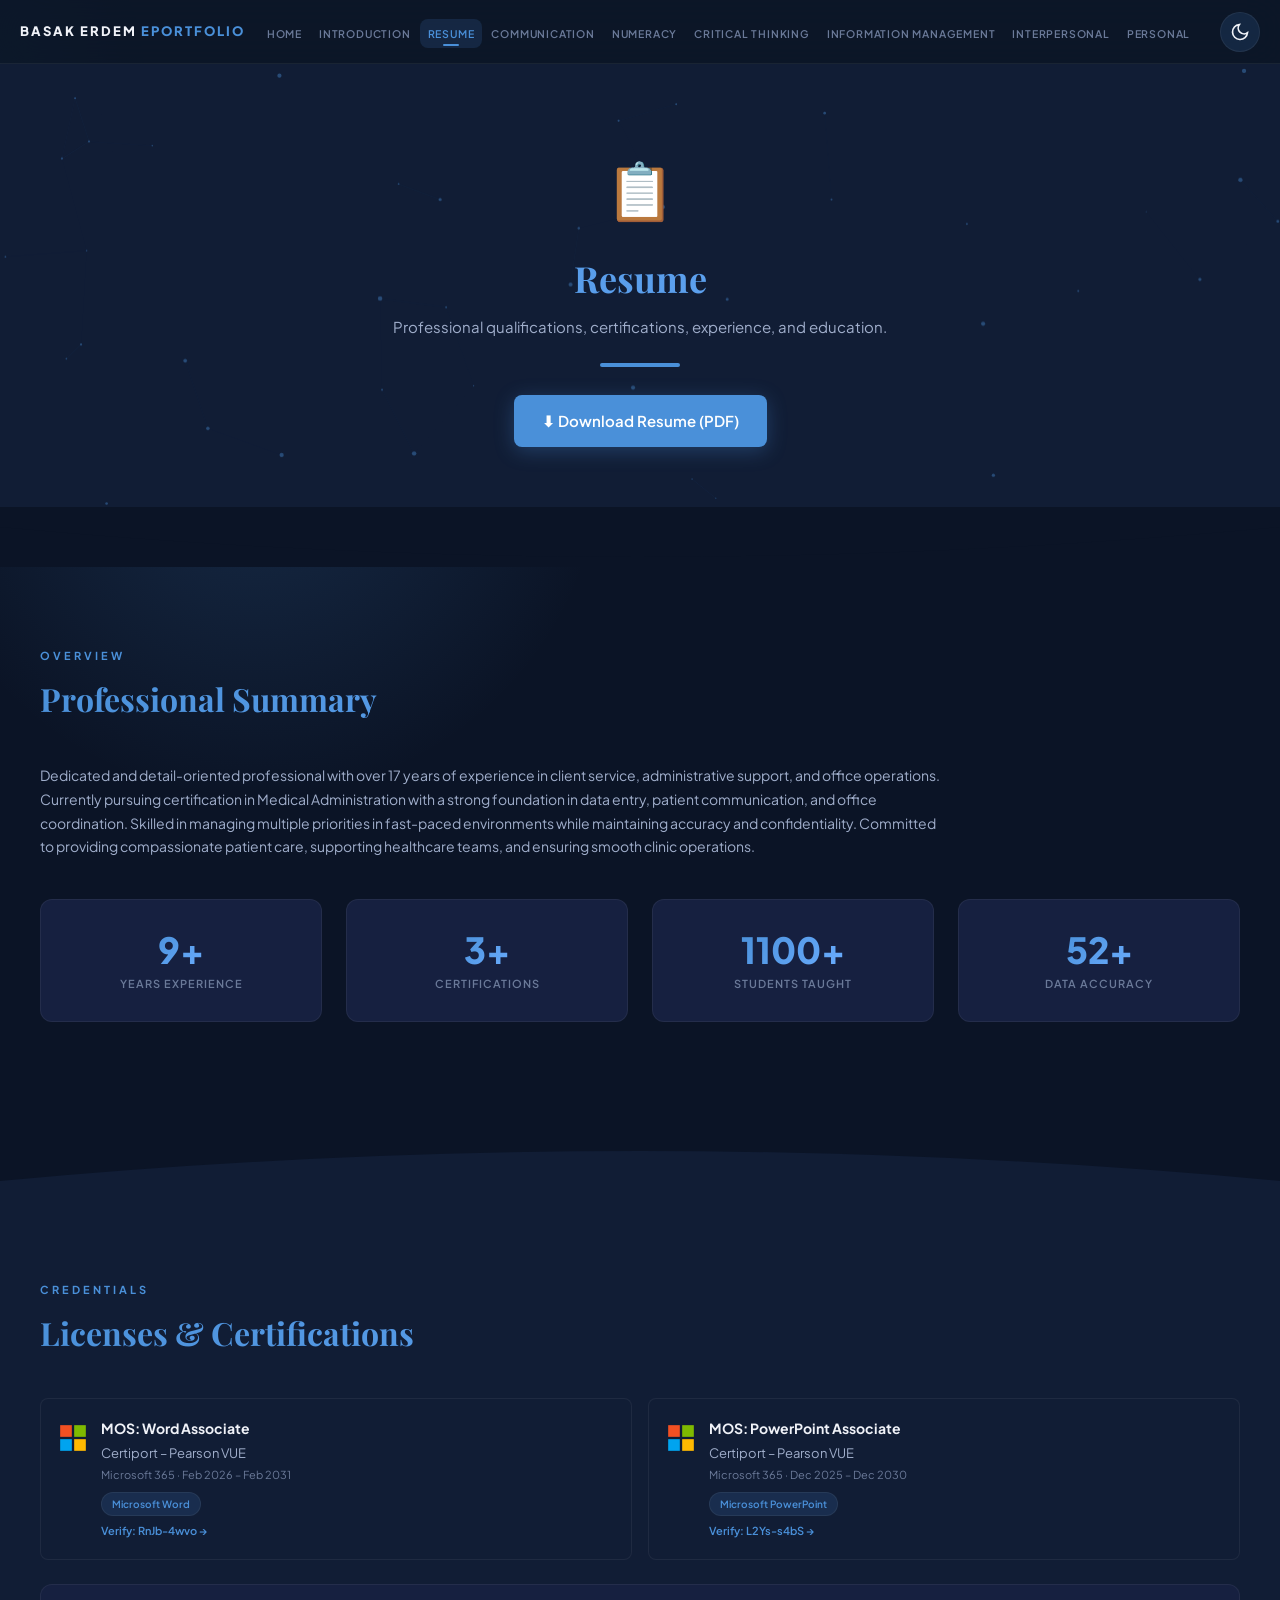
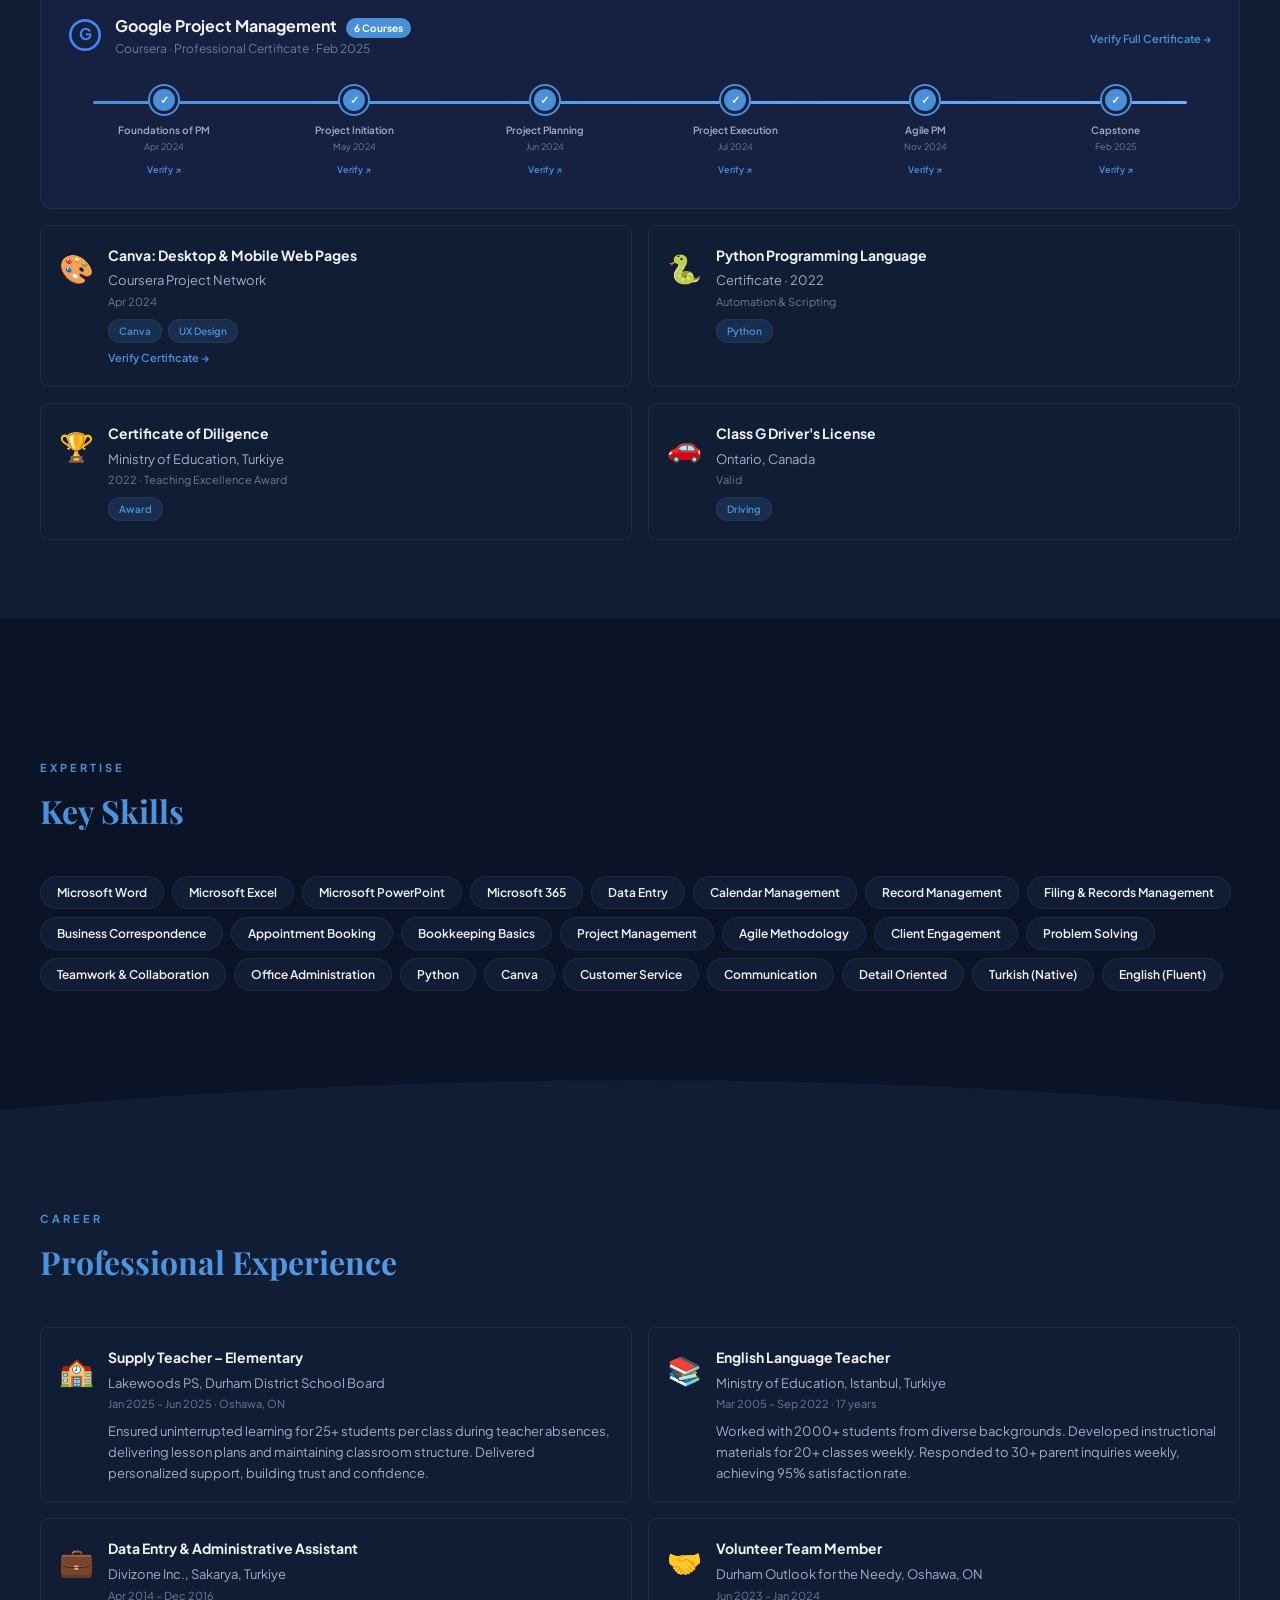
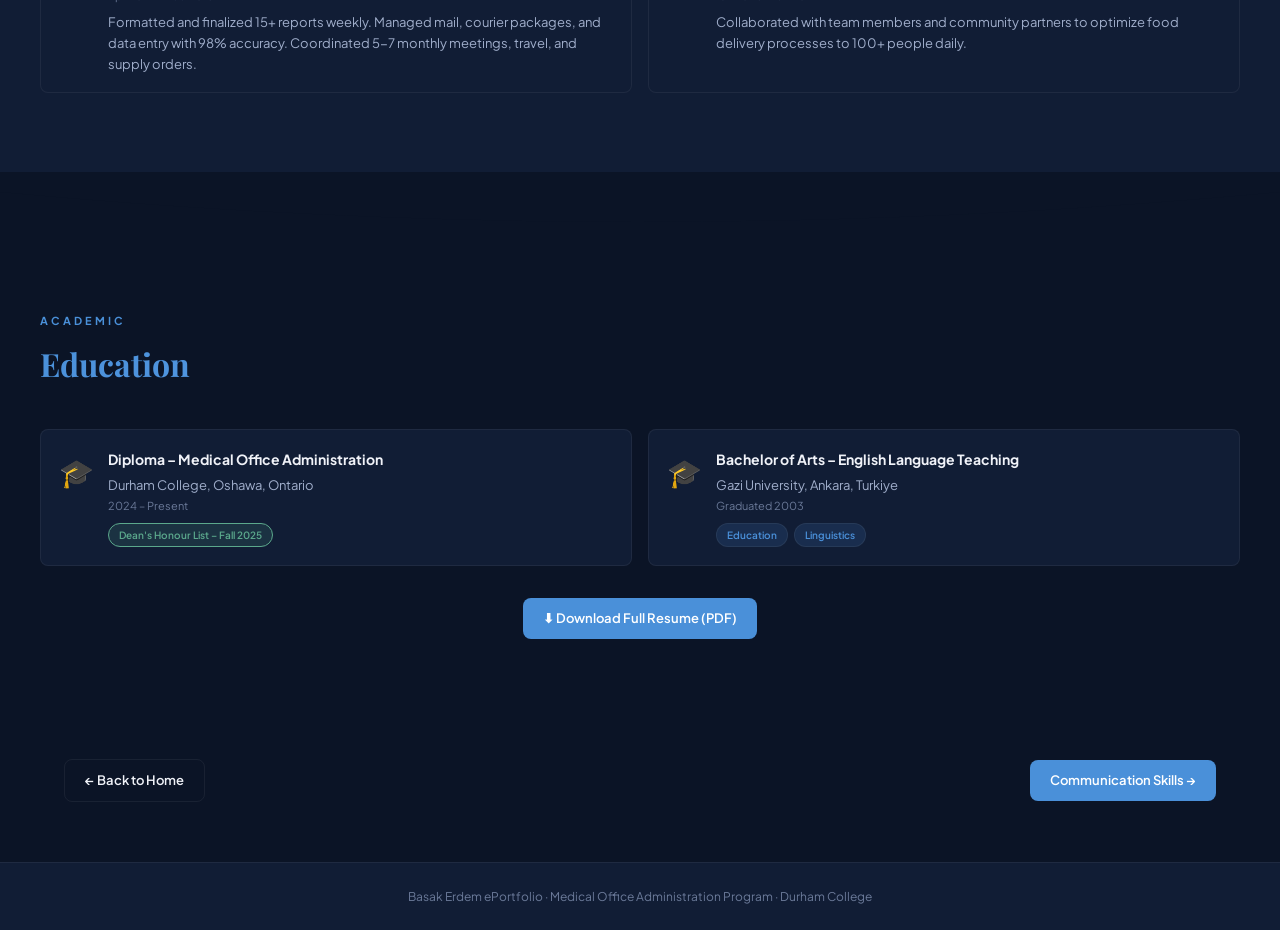
<file: resume&certificates.html>
<!DOCTYPE html>
<html lang="en" data-theme="dark">
<head>
<meta charset="UTF-8"><meta name="viewport" content="width=device-width, initial-scale=1.0">
<meta http-equiv="Cache-Control" content="no-cache, no-store, must-revalidate">
<meta http-equiv="Pragma" content="no-cache">
<meta http-equiv="Expires" content="0">
<title>Resume – Basak Erdem ePortfolio</title>
<link rel="preconnect" href="https://fonts.googleapis.com">
<link href="https://fonts.googleapis.com/css2?family=Plus+Jakarta+Sans:wght@400;500;600;700;800&family=Playfair+Display:wght@600;700&display=swap" rel="stylesheet">
<link rel="stylesheet" href="styles.css?v=1.1">
</head>
<body>
<div class="cursor-glow" id="cursorGlow"></div>
<div class="scroll-progress" id="scrollProgress"></div>

<nav class="nav" id="mainNav"><div class="nav-inner">
<a href="index.html" class="nav-brand">Basak Erdem <span>ePortfolio</span></a>
<ul class="nav-links" id="navLinks"><li><a href="index.html">Home</a></li><li><a href="index.html#introduction">Introduction</a></li><li><a href="resume.html" class="active">Resume</a></li><li><a href="communication.html">Communication</a></li><li><a href="numeracy.html">Numeracy</a></li><li><a href="critical-thinking.html">Critical Thinking</a></li><li><a href="information.html">Information Management</a></li><li><a href="interpersonal.html">Interpersonal</a></li><li><a href="personal.html">Personal</a></li></ul>
<button class="theme-toggle" id="themeToggle" title="Toggle theme"><svg class="theme-icon" id="themeIcon" viewBox="0 0 24 24" fill="none" stroke="currentColor" stroke-width="2"><path d="M21 12.79A9 9 0 1 1 11.21 3 7 7 0 0 0 21 12.79z"/></svg></button>
<button class="hamburger" id="hamburger">☰</button>
</div></nav>

<!-- ═══════ HERO WITH PARTICLES ═══════ -->
<section class="hero" id="resume-hero" style="text-align:center">
  <canvas id="particleCanvas"></canvas>
  <div style="position:relative;z-index:1">
    <div style="font-size:56px;margin-bottom:16px">📋</div>
    <h1 style="font-size:36px;margin-bottom:8px;background:var(--gradient-title);-webkit-background-clip:text;-webkit-text-fill-color:transparent;background-clip:text">Resume</h1>
    <p style="color:var(--text-secondary);font-size:15px;max-width:600px;margin:0 auto 24px">Professional qualifications, certifications, experience, and education.</p>
    <div style="height:4px;border-radius:2px;width:80px;margin:0 auto 28px;background:var(--accent)"></div>
    <a href="BE_Resume.pdf" class="btn" style="font-size:15px;padding:14px 28px;box-shadow:0 4px 20px rgba(74,144,217,0.3)" target="_blank">⬇ Download Resume (PDF)</a>
  </div>
</section>

<!-- ═══════ DIVIDER ═══════ -->
<div class="divider divider-down"><svg viewBox="0 0 1200 60" preserveAspectRatio="none"><path class="divider-shape" d="M0,0 L1200,0 L1200,20 Q600,80 0,20 Z" style="fill:var(--bg-primary)"/></svg></div>

<!-- ═══════ PROFESSIONAL SUMMARY + COUNTERS ═══════ -->
<div class="parallax-section bg-primary">
<div class="parallax-inner">
  <p class="section-label">Overview</p>
  <h2 class="section-title">Professional Summary</h2>
  <p class="resume-snap-summary fade-in" style="max-width:900px">Dedicated and detail-oriented professional with over 17 years of experience in client service, administrative support, and office operations. Currently pursuing certification in Medical Administration with a strong foundation in data entry, patient communication, and office coordination. Skilled in managing multiple priorities in fast-paced environments while maintaining accuracy and confidentiality. Committed to providing compassionate patient care, supporting healthcare teams, and ensuring smooth clinic operations.</p>

  <div class="counters">
    <div class="counter-item fade-in"><div class="counter-number" data-target="17">0</div><div class="counter-label">Years Experience</div></div>
    <div class="counter-item fade-in"><div class="counter-number" data-target="6">0</div><div class="counter-label">Certifications</div></div>
    <div class="counter-item fade-in"><div class="counter-number" data-target="2000">0</div><div class="counter-label">Students Taught</div></div>
    <div class="counter-item fade-in"><div class="counter-number" data-target="98">0</div><div class="counter-label">Data Accuracy</div></div>
  </div>
</div>
</div>

<!-- ═══════ DIVIDER ═══════ -->
<div class="divider divider-up"><svg viewBox="0 0 1200 60" preserveAspectRatio="none"><path class="divider-shape" d="M0,60 L0,40 Q600,-20 1200,40 L1200,60 Z"/></svg></div>

<!-- ═══════ CERTIFICATIONS ═══════ -->
<div class="parallax-section bg-secondary">
<div class="parallax-inner">
  <p class="section-label">Credentials</p>
  <h2 class="section-title">Licenses & Certifications</h2>

  <div class="cert-grid" style="margin-bottom:24px">
    <div class="cert-card fade-in"><div class="cert-icon"><svg width="28" height="28" viewBox="0 0 24 24"><rect x="1" y="1" width="10" height="10" fill="#F25022"/><rect x="13" y="1" width="10" height="10" fill="#7FBA00"/><rect x="1" y="13" width="10" height="10" fill="#00A4EF"/><rect x="13" y="13" width="10" height="10" fill="#FFB900"/></svg></div><div class="cert-details"><h4>MOS: Word Associate</h4><p class="cert-issuer">Certiport – Pearson VUE</p><p class="cert-meta">Microsoft 365 · Feb 2026 – Feb 2031</p><div class="cert-tags"><span class="cert-tag">Microsoft Word</span></div><a href="https://verify.certiport.com" class="cert-verify" target="_blank">Verify: RnJb-4wvo →</a></div></div>
    <div class="cert-card fade-in"><div class="cert-icon"><svg width="28" height="28" viewBox="0 0 24 24"><rect x="1" y="1" width="10" height="10" fill="#F25022"/><rect x="13" y="1" width="10" height="10" fill="#7FBA00"/><rect x="1" y="13" width="10" height="10" fill="#00A4EF"/><rect x="13" y="13" width="10" height="10" fill="#FFB900"/></svg></div><div class="cert-details"><h4>MOS: PowerPoint Associate</h4><p class="cert-issuer">Certiport – Pearson VUE</p><p class="cert-meta">Microsoft 365 · Dec 2025 – Dec 2030</p><div class="cert-tags"><span class="cert-tag">Microsoft PowerPoint</span></div><a href="https://verify.certiport.com" class="cert-verify" target="_blank">Verify: L2Ys-s4bS →</a></div></div>
  </div>

  <!-- GOOGLE PM TIMELINE -->
  <div class="pm-timeline-card fade-in">
    <div class="pm-timeline-header">
      <svg width="32" height="32" viewBox="0 0 24 24"><circle cx="12" cy="12" r="11" fill="none" stroke="#4285F4" stroke-width="2"/><text x="12" y="16" text-anchor="middle" font-size="12" font-weight="bold" fill="#4285F4">G</text></svg>
      <div>
        <h4>Google Project Management <span class="cert-badge">6 Courses</span></h4>
        <p style="font-size:12px;color:var(--text-muted)">Coursera · Professional Certificate · Feb 2025</p>
      </div>
      <a href="https://coursera.org/verify/professional-cert/9P09GFAZ1T3E" class="cert-verify" target="_blank">Verify Full Certificate →</a>
    </div>

    <div class="pm-timeline">
      <div class="tm-step">
        <div class="tm-node">✓</div>
        <div class="tm-info">
          <div class="tm-name">Foundations of PM</div>
          <div class="tm-date">Apr 2024</div>
          <a href="https://coursera.org/verify/TT7EE428A7N7" class="tm-link" target="_blank">Verify ↗</a>
        </div>
      </div>
      <div class="tm-step">
        <div class="tm-node">✓</div>
        <div class="tm-info">
          <div class="tm-name">Project Initiation</div>
          <div class="tm-date">May 2024</div>
          <a href="https://coursera.org/verify/3LD86VN37WH9" class="tm-link" target="_blank">Verify ↗</a>
        </div>
      </div>
      <div class="tm-step">
        <div class="tm-node">✓</div>
        <div class="tm-info">
          <div class="tm-name">Project Planning</div>
          <div class="tm-date">Jun 2024</div>
          <a href="https://coursera.org/verify/3XVNZZEATWHP" class="tm-link" target="_blank">Verify ↗</a>
        </div>
      </div>
      <div class="tm-step">
        <div class="tm-node">✓</div>
        <div class="tm-info">
          <div class="tm-name">Project Execution</div>
          <div class="tm-date">Jul 2024</div>
          <a href="https://coursera.org/verify/TQ3EYG9F4W6L" class="tm-link" target="_blank">Verify ↗</a>
        </div>
      </div>
      <div class="tm-step">
        <div class="tm-node">✓</div>
        <div class="tm-info">
          <div class="tm-name">Agile PM</div>
          <div class="tm-date">Nov 2024</div>
          <a href="https://coursera.org/verify/8OLVCH9GH7Q7" class="tm-link" target="_blank">Verify ↗</a>
        </div>
      </div>
      <div class="tm-step">
        <div class="tm-node">✓</div>
        <div class="tm-info">
          <div class="tm-name">Capstone</div>
          <div class="tm-date">Feb 2025</div>
          <a href="https://coursera.org/verify/W0BR62YPD4O4" class="tm-link" target="_blank">Verify ↗</a>
        </div>
      </div>
    </div>
  </div>

  <div class="cert-grid">
    <div class="cert-card fade-in"><div class="cert-icon">🎨</div><div class="cert-details"><h4>Canva: Desktop & Mobile Web Pages</h4><p class="cert-issuer">Coursera Project Network</p><p class="cert-meta">Apr 2024</p><div class="cert-tags"><span class="cert-tag">Canva</span><span class="cert-tag">UX Design</span></div><a href="https://coursera.org/verify/HEKPL3GNFVYD" class="cert-verify" target="_blank">Verify Certificate →</a></div></div>
    <div class="cert-card fade-in"><div class="cert-icon">🐍</div><div class="cert-details"><h4>Python Programming Language</h4><p class="cert-issuer">Certificate · 2022</p><p class="cert-meta">Automation & Scripting</p><div class="cert-tags"><span class="cert-tag">Python</span></div></div></div>
    <div class="cert-card fade-in"><div class="cert-icon">🏆</div><div class="cert-details"><h4>Certificate of Diligence</h4><p class="cert-issuer">Ministry of Education, Turkiye</p><p class="cert-meta">2022 · Teaching Excellence Award</p><div class="cert-tags"><span class="cert-tag">Award</span></div></div></div>
    <div class="cert-card fade-in"><div class="cert-icon">🚗</div><div class="cert-details"><h4>Class G Driver's License</h4><p class="cert-issuer">Ontario, Canada</p><p class="cert-meta">Valid</p><div class="cert-tags"><span class="cert-tag">Driving</span></div></div></div>
  </div>
</div>
</div>

<!-- ═══════ DIVIDER ═══════ -->
<div class="divider divider-down"><svg viewBox="0 0 1200 60" preserveAspectRatio="none"><path class="divider-shape" d="M0,0 L1200,0 L1200,20 Q600,80 0,20 Z" style="fill:var(--bg-primary)"/></svg></div>

<!-- ═══════ KEY SKILLS ═══════ -->
<div class="parallax-section bg-primary">
<div class="parallax-inner">
  <p class="section-label">Expertise</p>
  <h2 class="section-title">Key Skills</h2>
  <div class="skills-tags fade-in">
    <span class="skill-tag">Microsoft Word</span>
    <span class="skill-tag">Microsoft Excel</span>
    <span class="skill-tag">Microsoft PowerPoint</span>
    <span class="skill-tag">Microsoft 365</span>
    <span class="skill-tag">Data Entry</span>
    <span class="skill-tag">Calendar Management</span>
    <span class="skill-tag">Record Management</span>
    <span class="skill-tag">Filing & Records Management</span>
    <span class="skill-tag">Business Correspondence</span>
    <span class="skill-tag">Appointment Booking</span>
    <span class="skill-tag">Bookkeeping Basics</span>
    <span class="skill-tag">Project Management</span>
    <span class="skill-tag">Agile Methodology</span>
    <span class="skill-tag">Client Engagement</span>
    <span class="skill-tag">Problem Solving</span>
    <span class="skill-tag">Teamwork & Collaboration</span>
    <span class="skill-tag">Office Administration</span>
    <span class="skill-tag">Python</span>
    <span class="skill-tag">Canva</span>
    <span class="skill-tag">Customer Service</span>
    <span class="skill-tag">Communication</span>
    <span class="skill-tag">Detail Oriented</span>
    <span class="skill-tag">Turkish (Native)</span>
    <span class="skill-tag">English (Fluent)</span>
  </div>
</div>
</div>

<!-- ═══════ DIVIDER ═══════ -->
<div class="divider divider-up"><svg viewBox="0 0 1200 60" preserveAspectRatio="none"><path class="divider-shape" d="M0,60 L0,40 Q600,-20 1200,40 L1200,60 Z"/></svg></div>

<!-- ═══════ EXPERIENCE ═══════ -->
<div class="parallax-section bg-secondary">
<div class="parallax-inner">
  <p class="section-label">Career</p>
  <h2 class="section-title">Professional Experience</h2>
  <div class="cert-grid">
    <div class="cert-card fade-in"><div class="cert-icon">🏫</div><div class="cert-details"><h4>Supply Teacher – Elementary</h4><p class="cert-issuer">Lakewoods PS, Durham District School Board</p><p class="cert-meta">Jan 2025 – Jun 2025 · Oshawa, ON</p><p style="font-size:13px;color:var(--text-secondary);margin-top:6px">Ensured uninterrupted learning for 25+ students per class during teacher absences, delivering lesson plans and maintaining classroom structure. Delivered personalized support, building trust and confidence.</p></div></div>
    <div class="cert-card fade-in"><div class="cert-icon">📚</div><div class="cert-details"><h4>English Language Teacher</h4><p class="cert-issuer">Ministry of Education, Istanbul, Turkiye</p><p class="cert-meta">Mar 2005 – Sep 2022 · 17 years</p><p style="font-size:13px;color:var(--text-secondary);margin-top:6px">Worked with 2000+ students from diverse backgrounds. Developed instructional materials for 20+ classes weekly. Responded to 30+ parent inquiries weekly, achieving 95% satisfaction rate.</p></div></div>
    <div class="cert-card fade-in"><div class="cert-icon">💼</div><div class="cert-details"><h4>Data Entry & Administrative Assistant</h4><p class="cert-issuer">Divizone Inc., Sakarya, Turkiye</p><p class="cert-meta">Apr 2014 – Dec 2016</p><p style="font-size:13px;color:var(--text-secondary);margin-top:6px">Formatted and finalized 15+ reports weekly. Managed mail, courier packages, and data entry with 98% accuracy. Coordinated 5-7 monthly meetings, travel, and supply orders.</p></div></div>
    <div class="cert-card fade-in"><div class="cert-icon">🤝</div><div class="cert-details"><h4>Volunteer Team Member</h4><p class="cert-issuer">Durham Outlook for the Needy, Oshawa, ON</p><p class="cert-meta">Jun 2023 – Jan 2024</p><p style="font-size:13px;color:var(--text-secondary);margin-top:6px">Collaborated with team members and community partners to optimize food delivery processes to 100+ people daily.</p></div></div>
  </div>
</div>
</div>

<!-- ═══════ DIVIDER ═══════ -->
<div class="divider divider-down"><svg viewBox="0 0 1200 60" preserveAspectRatio="none"><path class="divider-shape" d="M0,0 L1200,0 L1200,20 Q600,80 0,20 Z" style="fill:var(--bg-primary)"/></svg></div>

<!-- ═══════ EDUCATION ═══════ -->
<div class="parallax-section bg-primary">
<div class="parallax-inner">
  <p class="section-label">Academic</p>
  <h2 class="section-title">Education</h2>
  <div class="cert-grid">
    <div class="cert-card fade-in"><div class="cert-icon">🎓</div><div class="cert-details"><h4>Diploma – Medical Office Administration</h4><p class="cert-issuer">Durham College, Oshawa, Ontario</p><p class="cert-meta">2024 – Present</p><div class="cert-tags"><span class="cert-tag" style="background:rgba(91,168,140,0.15);color:var(--check-color);border-color:var(--check-color)">Dean's Honour List – Fall 2025</span></div></div></div>
    <div class="cert-card fade-in"><div class="cert-icon">🎓</div><div class="cert-details"><h4>Bachelor of Arts – English Language Teaching</h4><p class="cert-issuer">Gazi University, Ankara, Turkiye</p><p class="cert-meta">Graduated 2003</p><div class="cert-tags"><span class="cert-tag">Education</span><span class="cert-tag">Linguistics</span></div></div></div>
  </div>

  <div style="margin-top:32px;text-align:center"><a href="BE_Resume.pdf" class="btn btn-hero" target="_blank">⬇ Download Full Resume (PDF)</a></div>
</div>
</div>

<!-- ═══════ NAVIGATION ═══════ -->
<div class="detail-nav" style="padding-top:40px">
  <a href="index.html" class="btn btn-outline">← Back to Home</a>
  <a href="communication.html" class="btn">Communication Skills →</a>
</div>

<button class="back-to-top" id="backToTop" title="Back to top">↑</button>
<footer class="footer">Basak Erdem ePortfolio · Medical Office Administration Program · Durham College</footer>

<script>
// Theme
const toggle=document.getElementById('themeToggle'),ti=document.getElementById('themeIcon'),html=document.documentElement;
const moonP='<path d="M21 12.79A9 9 0 1 1 11.21 3 7 7 0 0 0 21 12.79z"/>',sunP='<circle cx="12" cy="12" r="5"/><line x1="12" y1="1" x2="12" y2="3"/><line x1="12" y1="21" x2="12" y2="23"/><line x1="4.22" y1="4.22" x2="5.64" y2="5.64"/><line x1="18.36" y1="18.36" x2="19.78" y2="19.78"/><line x1="1" y1="12" x2="3" y2="12"/><line x1="21" y1="12" x2="23" y2="12"/><line x1="4.22" y1="19.78" x2="5.64" y2="18.36"/><line x1="18.36" y1="5.64" x2="19.78" y2="4.22"/>';
function setIcon(t){ti.innerHTML=t==='dark'?moonP:sunP}
toggle.addEventListener('click',()=>{toggle.classList.add('rotating');setTimeout(()=>toggle.classList.remove('rotating'),500);const n=html.getAttribute('data-theme')==='dark'?'light':'dark';html.setAttribute('data-theme',n);setIcon(n);localStorage.setItem('theme',n)});
const saved=localStorage.getItem('theme');if(saved){html.setAttribute('data-theme',saved);setIcon(saved)}

// Scroll
window.addEventListener('scroll',()=>{const s=window.scrollY,d=document.documentElement.scrollHeight-window.innerHeight;
document.getElementById('scrollProgress').style.width=(s/d)*100+'%';
document.getElementById('mainNav').classList.toggle('scrolled',s>20);
document.getElementById('backToTop').classList.toggle('show',s>400)});
document.getElementById('backToTop').addEventListener('click',()=>window.scrollTo({top:0,behavior:'smooth'}));

// Cursor glow
const glow=document.getElementById('cursorGlow');document.addEventListener('mousemove',e=>{glow.style.left=e.clientX+'px';glow.style.top=e.clientY+'px'});

// Hamburger
document.getElementById('hamburger').addEventListener('click',()=>document.getElementById('navLinks').classList.toggle('open'));
document.querySelectorAll('.nav-links a').forEach(l=>l.addEventListener('click',()=>document.getElementById('navLinks').classList.remove('open')));

// Observer
const obs=new IntersectionObserver(e=>{e.forEach(en=>{if(en.isIntersecting)en.target.classList.add('visible')})},{threshold:0.1});
document.querySelectorAll('.fade-in').forEach(el=>obs.observe(el));

// Counters
const counterObs=new IntersectionObserver(entries=>{entries.forEach(entry=>{if(entry.isIntersecting){const el=entry.target;const target=parseInt(el.getAttribute('data-target'));const suffix=el.closest('.counter-item').querySelector('.counter-label').textContent.includes('%')?'%':'+';
let current=0;const increment=target/60;const timer=setInterval(()=>{current+=increment;if(current>=target){current=target;clearInterval(timer)}
el.textContent=Math.floor(current)+suffix},25);counterObs.unobserve(el)}})},{threshold:0.5});
document.querySelectorAll('.counter-number[data-target]').forEach(el=>counterObs.observe(el));

// Particles
const canvas=document.getElementById('particleCanvas');if(canvas){const ctx=canvas.getContext('2d');let particles=[];
function rc(){const h=canvas.parentElement;canvas.width=h.offsetWidth;canvas.height=h.offsetHeight}
function cp(){particles=[];const density=window.innerWidth<600?25000:14000;const c=Math.floor((canvas.width*canvas.height)/density);for(let i=0;i<c;i++)particles.push({x:Math.random()*canvas.width,y:Math.random()*canvas.height,vx:(Math.random()-.5)*.35,vy:(Math.random()-.5)*.35,r:Math.random()*1.8+.5})}
function dp(){ctx.clearRect(0,0,canvas.width,canvas.height);const t=document.documentElement.getAttribute('data-theme'),c=t==='dark'?'rgba(74,144,217,':'rgba(43,108,176,';
particles.forEach((p,i)=>{p.x+=p.vx;p.y+=p.vy;if(p.x<0||p.x>canvas.width)p.vx*=-1;if(p.y<0||p.y>canvas.height)p.vy*=-1;ctx.beginPath();ctx.arc(p.x,p.y,p.r,0,Math.PI*2);ctx.fillStyle=c+'0.4)';ctx.fill();
for(let j=i+1;j<particles.length;j++){const dx=p.x-particles[j].x,dy=p.y-particles[j].y,d=Math.sqrt(dx*dx+dy*dy);const maxDist=window.innerWidth<600?80:110;if(d<maxDist){ctx.beginPath();ctx.moveTo(p.x,p.y);ctx.lineTo(particles[j].x,particles[j].y);ctx.strokeStyle=c+(0.12*(1-d/maxDist))+')';ctx.lineWidth=.5;ctx.stroke()}}});
requestAnimationFrame(dp)}
rc();cp();dp();window.addEventListener('resize',()=>{rc();cp()})}
</script>
</body>
</html>
</file>
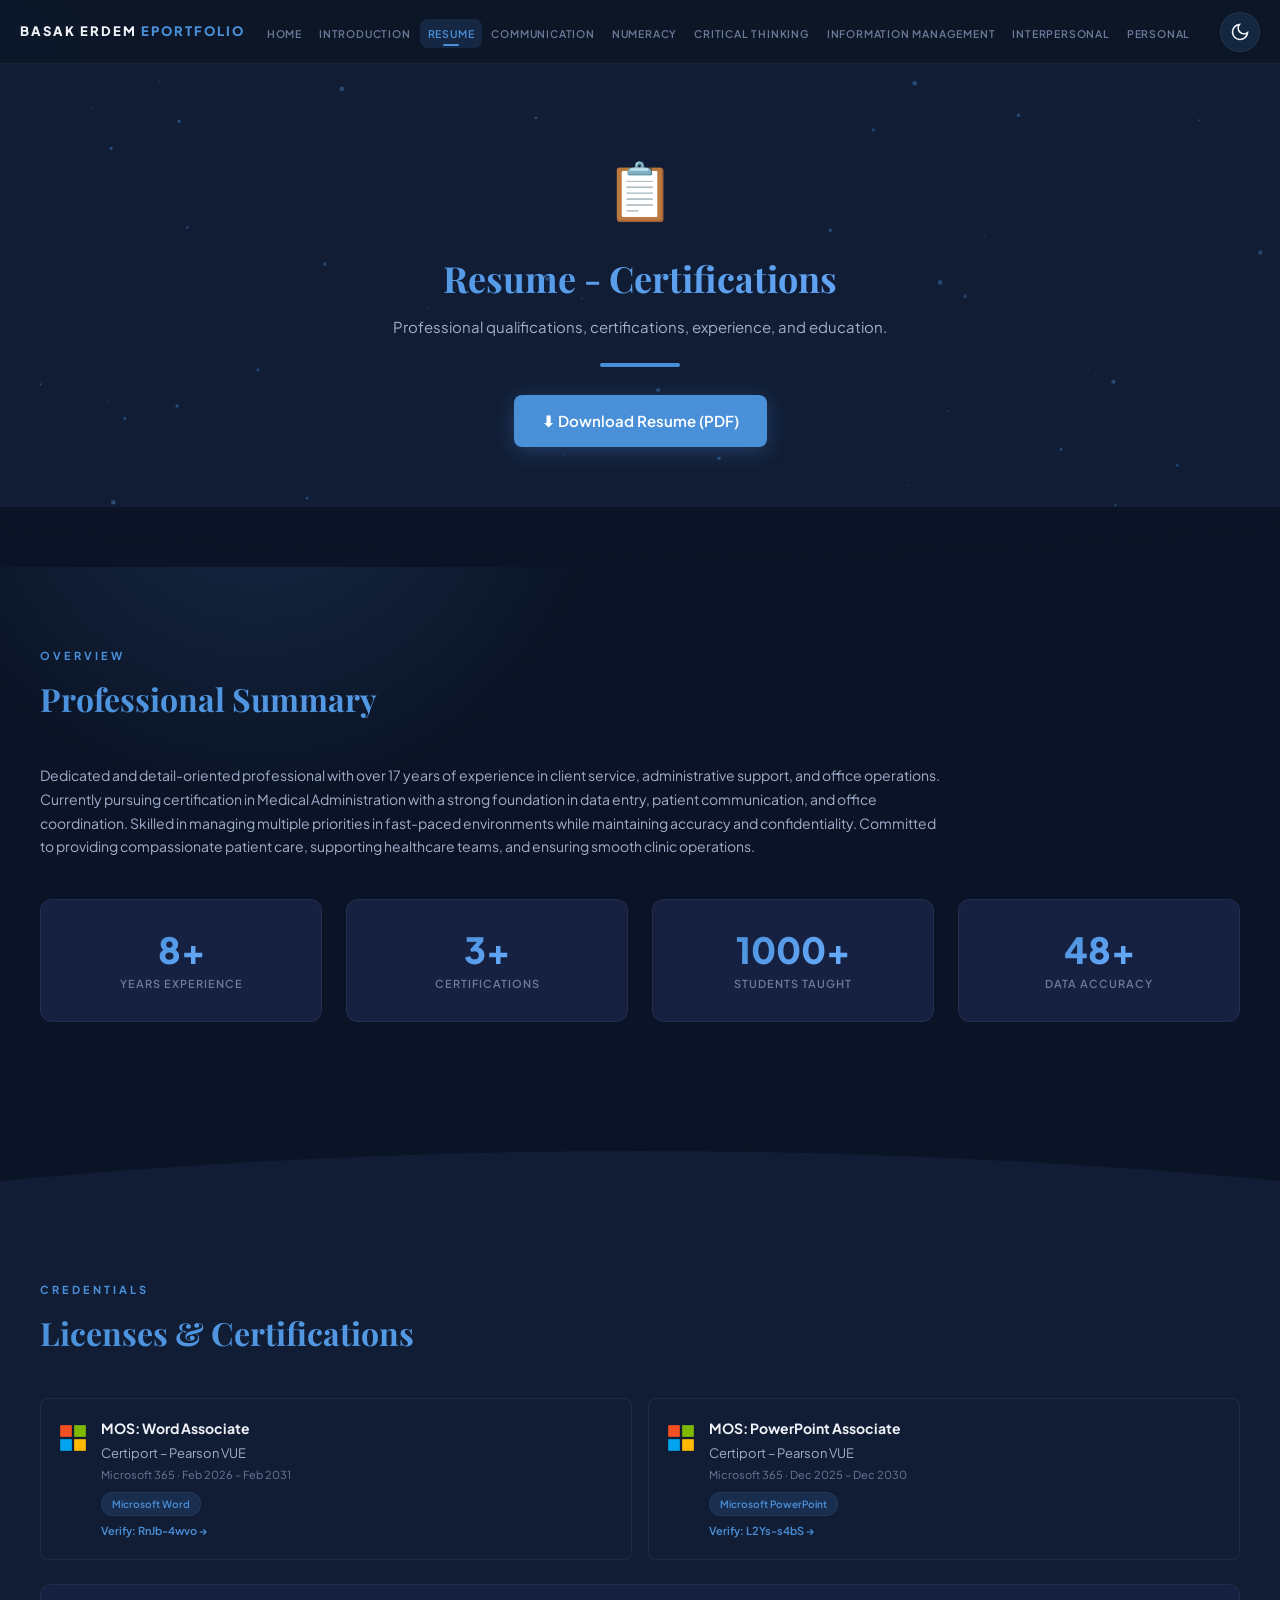
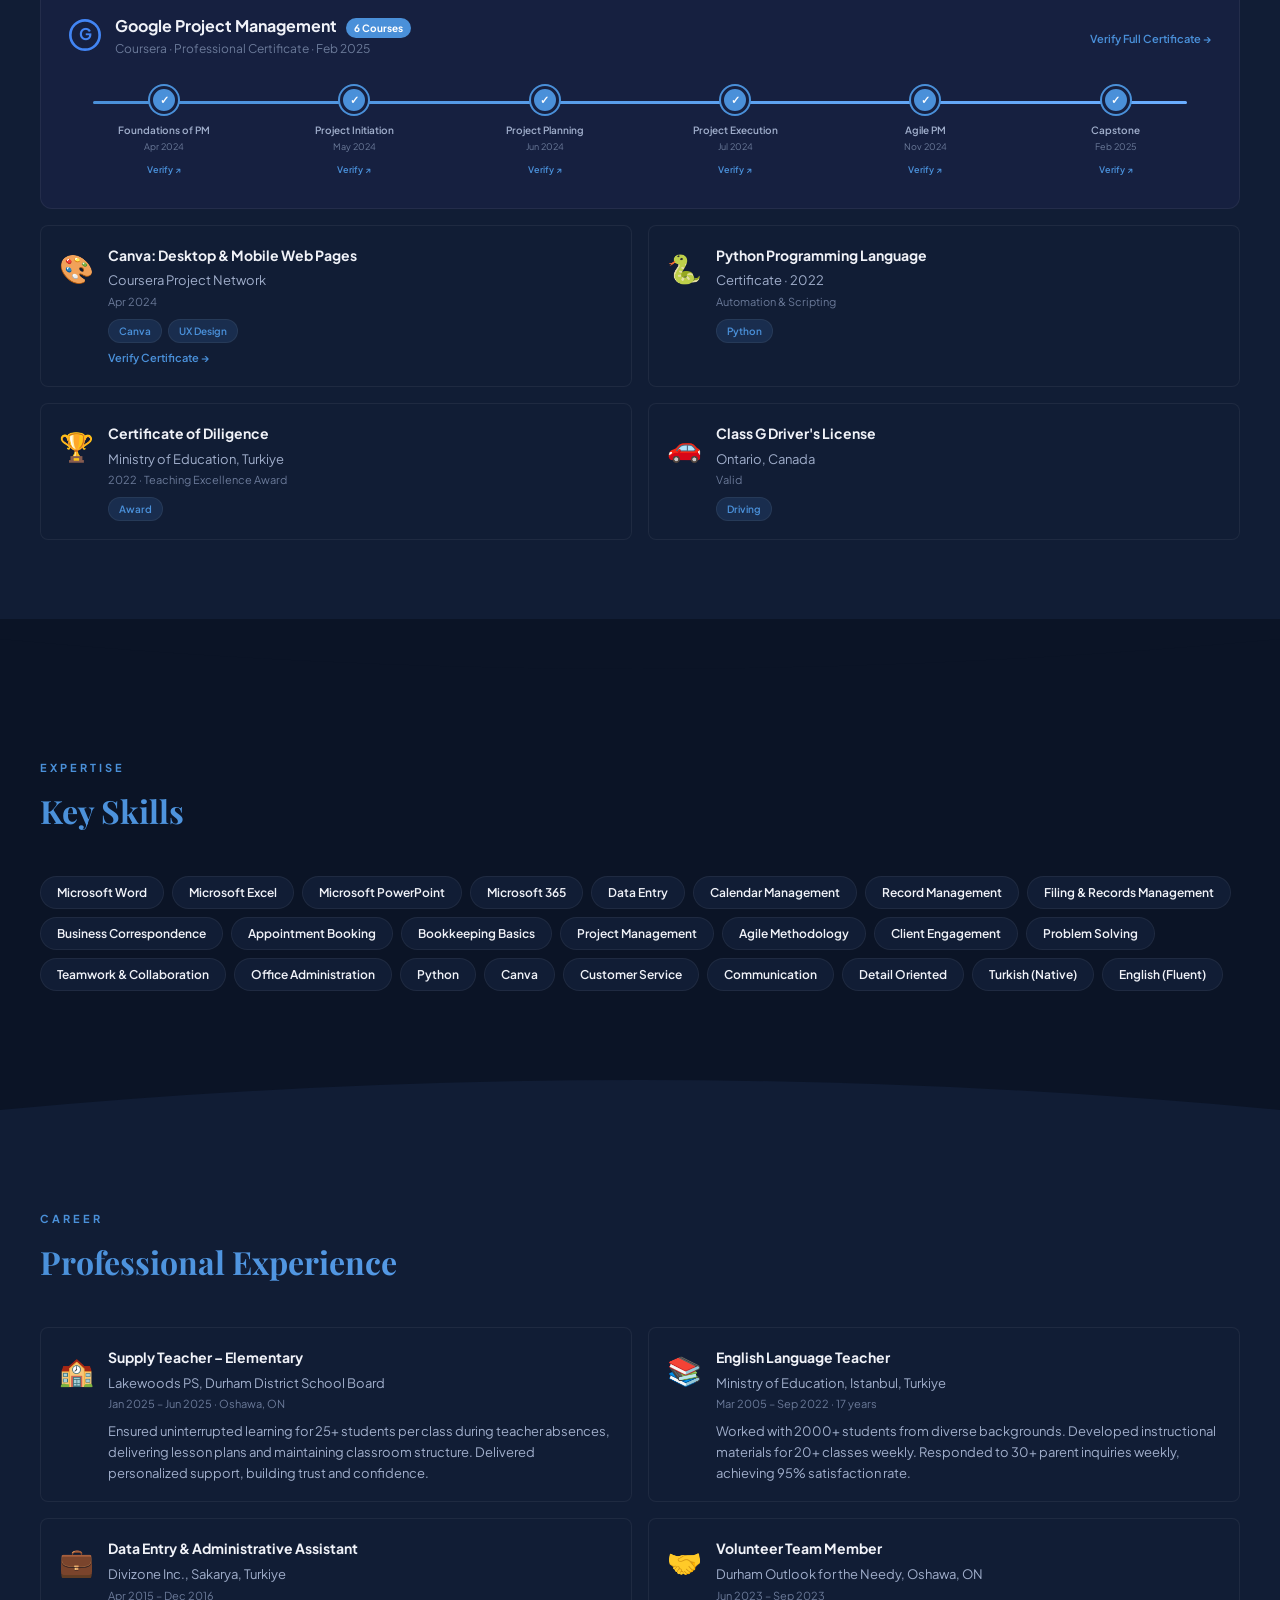
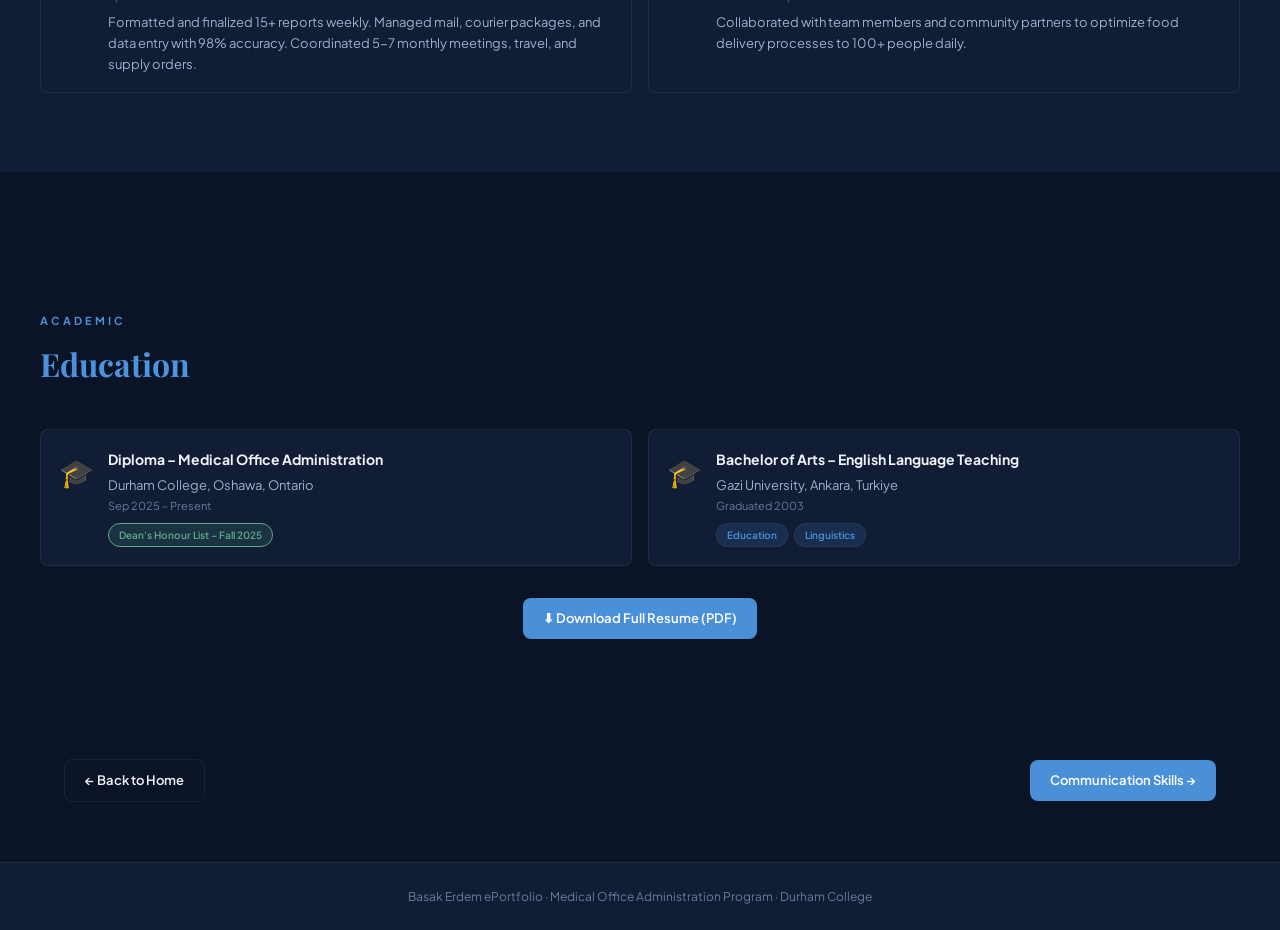
<file: resume.html>
<!DOCTYPE html>
<html lang="en" data-theme="dark">
<head>
<meta charset="UTF-8"><meta name="viewport" content="width=device-width, initial-scale=1.0">
<meta http-equiv="Cache-Control" content="no-cache, no-store, must-revalidate">
<meta http-equiv="Pragma" content="no-cache">
<meta http-equiv="Expires" content="0">
<title>Resume – Basak Erdem ePortfolio</title>
<link rel="preconnect" href="https://fonts.googleapis.com">
<link href="https://fonts.googleapis.com/css2?family=Plus+Jakarta+Sans:wght@400;500;600;700;800&family=Playfair+Display:wght@600;700&display=swap" rel="stylesheet">
<link rel="stylesheet" href="styles.css?v=1.1">
</head>
<body>
<div class="cursor-glow" id="cursorGlow"></div>
<div class="scroll-progress" id="scrollProgress"></div>

<nav class="nav" id="mainNav"><div class="nav-inner">
<a href="index.html" class="nav-brand">Basak Erdem <span>ePortfolio</span></a>
<ul class="nav-links" id="navLinks"><li><a href="index.html">Home</a></li><li><a href="index.html#introduction">Introduction</a></li><li><a href="resume.html" class="active">Resume</a></li><li><a href="communication.html">Communication</a></li><li><a href="numeracy.html">Numeracy</a></li><li><a href="critical-thinking.html">Critical Thinking</a></li><li><a href="information.html">Information Management</a></li><li><a href="interpersonal.html">Interpersonal</a></li><li><a href="personal.html">Personal</a></li></ul>
<button class="theme-toggle" id="themeToggle" title="Toggle theme"><svg class="theme-icon" id="themeIcon" viewBox="0 0 24 24" fill="none" stroke="currentColor" stroke-width="2"><path d="M21 12.79A9 9 0 1 1 11.21 3 7 7 0 0 0 21 12.79z"/></svg></button>
<button class="hamburger" id="hamburger">☰</button>
</div></nav>

<!-- ═══════ HERO WITH PARTICLES ═══════ -->
<section class="hero" id="resume-hero" style="text-align:center">
  <canvas id="particleCanvas"></canvas>
  <div style="position:relative;z-index:1">
    <div style="font-size:56px;margin-bottom:16px">📋</div>
    <h1 style="font-size:36px;margin-bottom:8px;background:var(--gradient-title);-webkit-background-clip:text;-webkit-text-fill-color:transparent;background-clip:text">Resume - Certifications</h1>
    <p style="color:var(--text-secondary);font-size:15px;max-width:600px;margin:0 auto 24px">Professional qualifications, certifications, experience, and education.</p>
    <div style="height:4px;border-radius:2px;width:80px;margin:0 auto 28px;background:var(--accent)"></div>
    <a href="BE_Resume.pdf" class="btn" style="font-size:15px;padding:14px 28px;box-shadow:0 4px 20px rgba(74,144,217,0.3)" target="_blank">⬇ Download Resume (PDF)</a>
  </div>
</section>

<!-- ═══════ DIVIDER ═══════ -->
<div class="divider divider-down"><svg viewBox="0 0 1200 60" preserveAspectRatio="none"><path class="divider-shape" d="M0,0 L1200,0 L1200,20 Q600,80 0,20 Z" style="fill:var(--bg-primary)"/></svg></div>

<!-- ═══════ PROFESSIONAL SUMMARY + COUNTERS ═══════ -->
<div class="parallax-section bg-primary">
<div class="parallax-inner">
  <p class="section-label">Overview</p>
  <h2 class="section-title">Professional Summary</h2>
  <p class="resume-snap-summary fade-in" style="max-width:900px">Dedicated and detail-oriented professional with over 17 years of experience in client service, administrative support, and office operations. Currently pursuing certification in Medical Administration with a strong foundation in data entry, patient communication, and office coordination. Skilled in managing multiple priorities in fast-paced environments while maintaining accuracy and confidentiality. Committed to providing compassionate patient care, supporting healthcare teams, and ensuring smooth clinic operations.</p>

  <div class="counters">
    <div class="counter-item fade-in"><div class="counter-number" data-target="17">0</div><div class="counter-label">Years Experience</div></div>
    <div class="counter-item fade-in"><div class="counter-number" data-target="6">0</div><div class="counter-label">Certifications</div></div>
    <div class="counter-item fade-in"><div class="counter-number" data-target="2000">0</div><div class="counter-label">Students Taught</div></div>
    <div class="counter-item fade-in"><div class="counter-number" data-target="98">0</div><div class="counter-label">Data Accuracy</div></div>
  </div>
</div>
</div>

<!-- ═══════ DIVIDER ═══════ -->
<div class="divider divider-up"><svg viewBox="0 0 1200 60" preserveAspectRatio="none"><path class="divider-shape" d="M0,60 L0,40 Q600,-20 1200,40 L1200,60 Z"/></svg></div>

<!-- ═══════ CERTIFICATIONS ═══════ -->
<div class="parallax-section bg-secondary">
<div class="parallax-inner">
  <p class="section-label">Credentials</p>
  <h2 class="section-title">Licenses & Certifications</h2>

  <div class="cert-grid" style="margin-bottom:24px">
    <div id="cert-mos-word" class="cert-card fade-in"><div class="cert-icon"><svg width="28" height="28" viewBox="0 0 24 24"><rect x="1" y="1" width="10" height="10" fill="#F25022"/><rect x="13" y="1" width="10" height="10" fill="#7FBA00"/><rect x="1" y="13" width="10" height="10" fill="#00A4EF"/><rect x="13" y="13" width="10" height="10" fill="#FFB900"/></svg></div><div class="cert-details"><h4>MOS: Word Associate</h4><p class="cert-issuer">Certiport – Pearson VUE</p><p class="cert-meta">Microsoft 365 · Feb 2026 – Feb 2031</p><div class="cert-tags"><span class="cert-tag">Microsoft Word</span></div><a href="https://verify.certiport.com" class="cert-verify" target="_blank">Verify: RnJb-4wvo →</a></div></div>
    <div id="cert-mos-powerpoint" class="cert-card fade-in"><div class="cert-icon"><svg width="28" height="28" viewBox="0 0 24 24"><rect x="1" y="1" width="10" height="10" fill="#F25022"/><rect x="13" y="1" width="10" height="10" fill="#7FBA00"/><rect x="1" y="13" width="10" height="10" fill="#00A4EF"/><rect x="13" y="13" width="10" height="10" fill="#FFB900"/></svg></div><div class="cert-details"><h4>MOS: PowerPoint Associate</h4><p class="cert-issuer">Certiport – Pearson VUE</p><p class="cert-meta">Microsoft 365 · Dec 2025 – Dec 2030</p><div class="cert-tags"><span class="cert-tag">Microsoft PowerPoint</span></div><a href="https://verify.certiport.com" class="cert-verify" target="_blank">Verify: L2Ys-s4bS →</a></div></div>
  </div>

  <!-- GOOGLE PM TIMELINE -->
  <div id="cert-google-pm" class="pm-timeline-card fade-in">
    <div class="pm-timeline-header">
      <svg width="32" height="32" viewBox="0 0 24 24"><circle cx="12" cy="12" r="11" fill="none" stroke="#4285F4" stroke-width="2"/><text x="12" y="16" text-anchor="middle" font-size="12" font-weight="bold" fill="#4285F4">G</text></svg>
      <div>
        <h4>Google Project Management <span class="cert-badge">6 Courses</span></h4>
        <p style="font-size:12px;color:var(--text-muted)">Coursera · Professional Certificate · Feb 2025</p>
      </div>
      <a href="https://coursera.org/verify/professional-cert/9P09GFAZ1T3E" class="cert-verify" target="_blank">Verify Full Certificate →</a>
    </div>

    <div class="pm-timeline">
      <div class="tm-step">
        <div class="tm-node">✓</div>
        <div class="tm-info">
          <div class="tm-name">Foundations of PM</div>
          <div class="tm-date">Apr 2024</div>
          <a href="https://coursera.org/verify/TT7EE428A7N7" class="tm-link" target="_blank">Verify ↗</a>
        </div>
      </div>
      <div class="tm-step">
        <div class="tm-node">✓</div>
        <div class="tm-info">
          <div class="tm-name">Project Initiation</div>
          <div class="tm-date">May 2024</div>
          <a href="https://coursera.org/verify/3LD86VN37WH9" class="tm-link" target="_blank">Verify ↗</a>
        </div>
      </div>
      <div class="tm-step">
        <div class="tm-node">✓</div>
        <div class="tm-info">
          <div class="tm-name">Project Planning</div>
          <div class="tm-date">Jun 2024</div>
          <a href="https://coursera.org/verify/3XVNZZEATWHP" class="tm-link" target="_blank">Verify ↗</a>
        </div>
      </div>
      <div class="tm-step">
        <div class="tm-node">✓</div>
        <div class="tm-info">
          <div class="tm-name">Project Execution</div>
          <div class="tm-date">Jul 2024</div>
          <a href="https://coursera.org/verify/TQ3EYG9F4W6L" class="tm-link" target="_blank">Verify ↗</a>
        </div>
      </div>
      <div class="tm-step">
        <div class="tm-node">✓</div>
        <div class="tm-info">
          <div class="tm-name">Agile PM</div>
          <div class="tm-date">Nov 2024</div>
          <a href="https://coursera.org/verify/8OLVCH9GH7Q7" class="tm-link" target="_blank">Verify ↗</a>
        </div>
      </div>
      <div class="tm-step">
        <div class="tm-node">✓</div>
        <div class="tm-info">
          <div class="tm-name">Capstone</div>
          <div class="tm-date">Feb 2025</div>
          <a href="https://coursera.org/verify/W0BR62YPD4O4" class="tm-link" target="_blank">Verify ↗</a>
        </div>
      </div>
    </div>
  </div>

  <div class="cert-grid">
    <div id="cert-web-design" class="cert-card fade-in"><div class="cert-icon">🎨</div><div class="cert-details"><h4>Canva: Desktop & Mobile Web Pages</h4><p class="cert-issuer">Coursera Project Network</p><p class="cert-meta">Apr 2024</p><div class="cert-tags"><span class="cert-tag">Canva</span><span class="cert-tag">UX Design</span></div><a href="https://coursera.org/verify/HEKPL3GNFVYD" class="cert-verify" target="_blank">Verify Certificate →</a></div></div>
    <div class="cert-card fade-in"><div class="cert-icon">🐍</div><div class="cert-details"><h4>Python Programming Language</h4><p class="cert-issuer">Certificate · 2022</p><p class="cert-meta">Automation & Scripting</p><div class="cert-tags"><span class="cert-tag">Python</span></div></div></div>
    <div class="cert-card fade-in"><div class="cert-icon">🏆</div><div class="cert-details"><h4>Certificate of Diligence</h4><p class="cert-issuer">Ministry of Education, Turkiye</p><p class="cert-meta">2022 · Teaching Excellence Award</p><div class="cert-tags"><span class="cert-tag">Award</span></div></div></div>
    <div class="cert-card fade-in"><div class="cert-icon">🚗</div><div class="cert-details"><h4>Class G Driver's License</h4><p class="cert-issuer">Ontario, Canada</p><p class="cert-meta">Valid</p><div class="cert-tags"><span class="cert-tag">Driving</span></div></div></div>
  </div>
</div>
</div>

<!-- ═══════ DIVIDER ═══════ -->
<div class="divider divider-down"><svg viewBox="0 0 1200 60" preserveAspectRatio="none"><path class="divider-shape" d="M0,0 L1200,0 L1200,20 Q600,80 0,20 Z" style="fill:var(--bg-primary)"/></svg></div>

<!-- ═══════ KEY SKILLS ═══════ -->
<div class="parallax-section bg-primary">
<div class="parallax-inner">
  <p class="section-label">Expertise</p>
  <h2 class="section-title">Key Skills</h2>
  <div class="skills-tags fade-in">
    <span class="skill-tag">Microsoft Word</span>
    <span class="skill-tag">Microsoft Excel</span>
    <span class="skill-tag">Microsoft PowerPoint</span>
    <span class="skill-tag">Microsoft 365</span>
    <span class="skill-tag">Data Entry</span>
    <span class="skill-tag">Calendar Management</span>
    <span class="skill-tag">Record Management</span>
    <span class="skill-tag">Filing & Records Management</span>
    <span class="skill-tag">Business Correspondence</span>
    <span class="skill-tag">Appointment Booking</span>
    <span class="skill-tag">Bookkeeping Basics</span>
    <span class="skill-tag">Project Management</span>
    <span class="skill-tag">Agile Methodology</span>
    <span class="skill-tag">Client Engagement</span>
    <span class="skill-tag">Problem Solving</span>
    <span class="skill-tag">Teamwork & Collaboration</span>
    <span class="skill-tag">Office Administration</span>
    <span class="skill-tag">Python</span>
    <span class="skill-tag">Canva</span>
    <span class="skill-tag">Customer Service</span>
    <span class="skill-tag">Communication</span>
    <span class="skill-tag">Detail Oriented</span>
    <span class="skill-tag">Turkish (Native)</span>
    <span class="skill-tag">English (Fluent)</span>
  </div>
</div>
</div>

<!-- ═══════ DIVIDER ═══════ -->
<div class="divider divider-up"><svg viewBox="0 0 1200 60" preserveAspectRatio="none"><path class="divider-shape" d="M0,60 L0,40 Q600,-20 1200,40 L1200,60 Z"/></svg></div>

<!-- ═══════ EXPERIENCE ═══════ -->
<div class="parallax-section bg-secondary">
<div class="parallax-inner">
  <p class="section-label">Career</p>
  <h2 class="section-title">Professional Experience</h2>
  <div class="cert-grid">
    <div class="cert-card fade-in"><div class="cert-icon">🏫</div><div class="cert-details"><h4>Supply Teacher – Elementary</h4><p class="cert-issuer">Lakewoods PS, Durham District School Board</p><p class="cert-meta">Jan 2025 – Jun 2025 · Oshawa, ON</p><p style="font-size:13px;color:var(--text-secondary);margin-top:6px">Ensured uninterrupted learning for 25+ students per class during teacher absences, delivering lesson plans and maintaining classroom structure. Delivered personalized support, building trust and confidence.</p></div></div>
    <div class="cert-card fade-in"><div class="cert-icon">📚</div><div class="cert-details"><h4>English Language Teacher</h4><p class="cert-issuer">Ministry of Education, Istanbul, Turkiye</p><p class="cert-meta">Mar 2005 – Sep 2022 · 17 years</p><p style="font-size:13px;color:var(--text-secondary);margin-top:6px">Worked with 2000+ students from diverse backgrounds. Developed instructional materials for 20+ classes weekly. Responded to 30+ parent inquiries weekly, achieving 95% satisfaction rate.</p></div></div>
    <div class="cert-card fade-in"><div class="cert-icon">💼</div><div class="cert-details"><h4>Data Entry & Administrative Assistant</h4><p class="cert-issuer">Divizone Inc., Sakarya, Turkiye</p><p class="cert-meta">Apr 2015 – Dec 2016</p><p style="font-size:13px;color:var(--text-secondary);margin-top:6px">Formatted and finalized 15+ reports weekly. Managed mail, courier packages, and data entry with 98% accuracy. Coordinated 5-7 monthly meetings, travel, and supply orders.</p></div></div>
    <div class="cert-card fade-in"><div class="cert-icon">🤝</div><div class="cert-details"><h4>Volunteer Team Member</h4><p class="cert-issuer">Durham Outlook for the Needy, Oshawa, ON</p><p class="cert-meta">Jun 2023 – Sep 2023</p><p style="font-size:13px;color:var(--text-secondary);margin-top:6px">Collaborated with team members and community partners to optimize food delivery processes to 100+ people daily.</p></div></div>
  </div>
</div>
</div>

<!-- ═══════ DIVIDER ═══════ -->
<div class="divider divider-down"><svg viewBox="0 0 1200 60" preserveAspectRatio="none"><path class="divider-shape" d="M0,0 L1200,0 L1200,20 Q600,80 0,20 Z" style="fill:var(--bg-primary)"/></svg></div>

<!-- ═══════ EDUCATION ═══════ -->
<div class="parallax-section bg-primary">
<div class="parallax-inner">
  <p class="section-label">Academic</p>
  <h2 class="section-title">Education</h2>
  <div class="cert-grid">
    <div class="cert-card fade-in"><div class="cert-icon">🎓</div><div class="cert-details"><h4>Diploma – Medical Office Administration</h4><p class="cert-issuer">Durham College, Oshawa, Ontario</p><p class="cert-meta">Sep 2025 – Present</p><div class="cert-tags"><span class="cert-tag" style="background:rgba(91,168,140,0.15);color:var(--check-color);border-color:var(--check-color)">Dean's Honour List – Fall 2025</span></div></div></div>
    <div class="cert-card fade-in"><div class="cert-icon">🎓</div><div class="cert-details"><h4>Bachelor of Arts – English Language Teaching</h4><p class="cert-issuer">Gazi University, Ankara, Turkiye</p><p class="cert-meta">Graduated 2003</p><div class="cert-tags"><span class="cert-tag">Education</span><span class="cert-tag">Linguistics</span></div></div></div>
  </div>

  <div style="margin-top:32px;text-align:center"><a href="BE_Resume.pdf" class="btn btn-hero" target="_blank">⬇ Download Full Resume (PDF)</a></div>
</div>
</div>

<!-- ═══════ NAVIGATION ═══════ -->
<div class="detail-nav" style="padding-top:40px">
  <a href="index.html" class="btn btn-outline">← Back to Home</a>
  <a href="communication.html" class="btn">Communication Skills →</a>
</div>

<button class="back-to-top" id="backToTop" title="Back to top">↑</button>
<footer class="footer">Basak Erdem ePortfolio · Medical Office Administration Program · Durham College</footer>

<script>
// Theme
const toggle=document.getElementById('themeToggle'),ti=document.getElementById('themeIcon'),html=document.documentElement;
const moonP='<path d="M21 12.79A9 9 0 1 1 11.21 3 7 7 0 0 0 21 12.79z"/>',sunP='<circle cx="12" cy="12" r="5"/><line x1="12" y1="1" x2="12" y2="3"/><line x1="12" y1="21" x2="12" y2="23"/><line x1="4.22" y1="4.22" x2="5.64" y2="5.64"/><line x1="18.36" y1="18.36" x2="19.78" y2="19.78"/><line x1="1" y1="12" x2="3" y2="12"/><line x1="21" y1="12" x2="23" y2="12"/><line x1="4.22" y1="19.78" x2="5.64" y2="18.36"/><line x1="18.36" y1="5.64" x2="19.78" y2="4.22"/>';
function setIcon(t){ti.innerHTML=t==='dark'?moonP:sunP}
toggle.addEventListener('click',()=>{toggle.classList.add('rotating');setTimeout(()=>toggle.classList.remove('rotating'),500);const n=html.getAttribute('data-theme')==='dark'?'light':'dark';html.setAttribute('data-theme',n);setIcon(n);localStorage.setItem('theme',n)});
const saved=localStorage.getItem('theme');if(saved){html.setAttribute('data-theme',saved);setIcon(saved)}

// Scroll
window.addEventListener('scroll',()=>{const s=window.scrollY,d=document.documentElement.scrollHeight-window.innerHeight;
document.getElementById('scrollProgress').style.width=(s/d)*100+'%';
document.getElementById('mainNav').classList.toggle('scrolled',s>20);
document.getElementById('backToTop').classList.toggle('show',s>400)});
document.getElementById('backToTop').addEventListener('click',()=>window.scrollTo({top:0,behavior:'smooth'}));

// Cursor glow
const glow=document.getElementById('cursorGlow');document.addEventListener('mousemove',e=>{glow.style.left=e.clientX+'px';glow.style.top=e.clientY+'px'});

// Hamburger
document.getElementById('hamburger').addEventListener('click',()=>document.getElementById('navLinks').classList.toggle('open'));
document.querySelectorAll('.nav-links a').forEach(l=>l.addEventListener('click',()=>document.getElementById('navLinks').classList.remove('open')));

// Observer
const obs=new IntersectionObserver(e=>{e.forEach(en=>{if(en.isIntersecting)en.target.classList.add('visible')})},{threshold:0.1});
document.querySelectorAll('.fade-in').forEach(el=>obs.observe(el));

// Counters
const counterObs=new IntersectionObserver(entries=>{entries.forEach(entry=>{if(entry.isIntersecting){const el=entry.target;const target=parseInt(el.getAttribute('data-target'));const suffix=el.closest('.counter-item').querySelector('.counter-label').textContent.includes('%')?'%':'+';
let current=0;const increment=target/60;const timer=setInterval(()=>{current+=increment;if(current>=target){current=target;clearInterval(timer)}
el.textContent=Math.floor(current)+suffix},25);counterObs.unobserve(el)}})},{threshold:0.5});
document.querySelectorAll('.counter-number[data-target]').forEach(el=>counterObs.observe(el));

// Particles
const canvas=document.getElementById('particleCanvas');if(canvas){const ctx=canvas.getContext('2d');let particles=[];
function rc(){const h=canvas.parentElement;canvas.width=h.offsetWidth;canvas.height=h.offsetHeight}
function cp(){particles=[];const density=window.innerWidth<600?25000:14000;const c=Math.floor((canvas.width*canvas.height)/density);for(let i=0;i<c;i++)particles.push({x:Math.random()*canvas.width,y:Math.random()*canvas.height,vx:(Math.random()-.5)*.35,vy:(Math.random()-.5)*.35,r:Math.random()*1.8+.5})}
function dp(){ctx.clearRect(0,0,canvas.width,canvas.height);const t=document.documentElement.getAttribute('data-theme'),c=t==='dark'?'rgba(74,144,217,':'rgba(43,108,176,';
particles.forEach((p,i)=>{p.x+=p.vx;p.y+=p.vy;if(p.x<0||p.x>canvas.width)p.vx*=-1;if(p.y<0||p.y>canvas.height)p.vy*=-1;ctx.beginPath();ctx.arc(p.x,p.y,p.r,0,Math.PI*2);ctx.fillStyle=c+'0.4)';ctx.fill();
for(let j=i+1;j<particles.length;j++){const dx=p.x-particles[j].x,dy=p.y-particles[j].y,d=Math.sqrt(dx*dx+dy*dy);const maxDist=window.innerWidth<600?80:110;if(d<maxDist){ctx.beginPath();ctx.moveTo(p.x,p.y);ctx.lineTo(particles[j].x,particles[j].y);ctx.strokeStyle=c+(0.12*(1-d/maxDist))+')';ctx.lineWidth=.5;ctx.stroke()}}});
requestAnimationFrame(dp)}
rc();cp();dp();window.addEventListener('resize',()=>{rc();cp()})}
</script>
</body>
</html>
</file>
<file: styles.css>
/* ═══════════════════════════════════════════
   BASAK ERDEM ePORTFOLIO — SHARED STYLES v2
   ═══════════════════════════════════════════ */
:root{--nav-height:64px;--max-width:1200px;--radius:12px;--radius-sm:8px;--transition:0.3s ease}

[data-theme="dark"]{--bg-primary:#0B1426;--bg-secondary:#111D35;--bg-card:#162040;--bg-nav:rgba(13,24,41,0.72);--text-primary:#F0F2F8;--text-secondary:#A0AECB;--text-muted:#6B7A99;--accent:#4A90D9;--accent-light:#6AADFF;--accent-glow:rgba(74,144,217,0.15);--border:rgba(255,255,255,0.06);--border-hover:rgba(255,255,255,0.12);--shadow-card:0 4px 24px rgba(0,0,0,0.3);--shadow-hover:0 8px 40px rgba(0,0,0,0.4);--skill-comm:#4A90D9;--skill-num:#5BA88C;--skill-crit:#D97B4A;--skill-info:#8B6AD9;--skill-inter:#D94A6A;--skill-personal:#C9A84A;--check-color:#5BA88C;--photo-border:var(--accent);--glow-color:rgba(74,144,217,0.06);--gradient-title:linear-gradient(135deg,var(--accent),var(--accent-light));--divider-fill:#111D35;--divider-fill-alt:#0B1426;--quote-bg:rgba(74,144,217,0.06)}

[data-theme="light"]{--bg-primary:#F4F6FB;--bg-secondary:#FFFFFF;--bg-card:#FFFFFF;--bg-nav:rgba(255,255,255,0.72);--text-primary:#1A2340;--text-secondary:#4A5568;--text-muted:#8795A8;--accent:#2B6CB0;--accent-light:#3B82C4;--accent-glow:rgba(43,108,176,0.08);--border:rgba(0,0,0,0.08);--border-hover:rgba(0,0,0,0.14);--shadow-card:0 2px 12px rgba(0,0,0,0.06);--shadow-hover:0 6px 24px rgba(0,0,0,0.1);--skill-comm:#2B6CB0;--skill-num:#2F855A;--skill-crit:#C05621;--skill-info:#6B46C1;--skill-inter:#C53030;--skill-personal:#B7791F;--check-color:#2F855A;--photo-border:var(--accent);--glow-color:rgba(43,108,176,0.03);--gradient-title:linear-gradient(135deg,var(--accent),#1A4B80);--divider-fill:#FFFFFF;--divider-fill-alt:#F4F6FB;--quote-bg:rgba(43,108,176,0.04)}

*,*::before,*::after{margin:0;padding:0;box-sizing:border-box}
html{scroll-behavior:smooth;scroll-padding-top:var(--nav-height)}
body{font-family:'Plus Jakarta Sans',sans-serif;background:var(--bg-primary);color:var(--text-primary);line-height:1.6;transition:background var(--transition),color var(--transition);overflow-x:hidden}
h1,h2,h3{font-family:'Playfair Display',serif}
a{text-decoration:none;color:inherit}

/* ─── Scroll Progress ─── */
.scroll-progress{position:fixed;top:0;left:0;height:3px;background:linear-gradient(90deg,var(--accent),var(--accent-light));width:0%;z-index:1002;box-shadow:0 0 10px var(--accent)}

/* ─── Glassmorphism Nav ─── */
.nav{position:fixed;top:0;left:0;right:0;height:var(--nav-height);background:var(--bg-nav);backdrop-filter:blur(20px);-webkit-backdrop-filter:blur(20px);border-bottom:1px solid var(--border);z-index:1000;transition:all var(--transition)}
.nav.scrolled{box-shadow:0 4px 30px rgba(0,0,0,0.15)}
.nav-inner{max-width:1400px;margin:0 auto;height:100%;display:flex;align-items:center;justify-content:space-between;padding:0 20px}
.nav-brand{font-family:'Plus Jakarta Sans',sans-serif;font-weight:800;font-size:13px;letter-spacing:2px;text-transform:uppercase;color:var(--text-primary);flex-shrink:0}
.nav-brand span{color:var(--accent)}
.nav-links{display:flex;gap:1px;list-style:none;align-items:center}
.nav-links a{font-size:10.5px;font-weight:600;letter-spacing:0.8px;text-transform:uppercase;color:var(--text-muted);padding:8px 8px;border-radius:var(--radius-sm);transition:all var(--transition);position:relative;white-space:nowrap}
.nav-links a:hover,.nav-links a.active{color:var(--accent);background:var(--accent-glow)}
.nav-links a.active::after{content:'';position:absolute;bottom:2px;left:50%;transform:translateX(-50%);width:16px;height:2px;background:var(--accent);border-radius:2px}

/* ─── Theme Toggle ─── */
.theme-toggle{background:var(--accent-glow);border:1px solid var(--border);color:var(--text-primary);width:40px;height:40px;border-radius:50%;cursor:pointer;display:flex;align-items:center;justify-content:center;transition:all 0.4s ease;margin-left:8px;overflow:hidden;flex-shrink:0}
.theme-toggle:hover{border-color:var(--accent);transform:rotate(15deg) scale(1.1);box-shadow:0 0 20px var(--accent-glow)}
.theme-icon{width:20px;height:20px;transition:transform 0.5s cubic-bezier(0.68,-0.55,0.27,1.55)}
.theme-toggle.rotating .theme-icon{transform:rotate(360deg)}
.hamburger{display:none;background:none;border:none;color:var(--text-primary);font-size:24px;cursor:pointer}

/* ─── Buttons ─── */
.btn{display:inline-flex;align-items:center;gap:6px;background:var(--accent);color:#fff;padding:10px 20px;border-radius:var(--radius-sm);font-size:13px;font-weight:600;transition:all var(--transition);border:none;cursor:pointer}
.btn:hover{background:var(--accent-light);transform:translateY(-1px);box-shadow:0 4px 15px rgba(74,144,217,0.3)}
.btn-outline{background:transparent;border:1px solid var(--border);color:var(--text-primary)}
.btn-outline:hover{border-color:var(--accent);color:var(--accent);background:var(--accent-glow)}

/* ─── Gradient Section Titles ─── */
.section-label{font-size:11px;font-weight:700;letter-spacing:3px;text-transform:uppercase;color:var(--accent);margin-bottom:8px}
.section-title{font-size:32px;margin-bottom:40px;background:var(--gradient-title);-webkit-background-clip:text;-webkit-text-fill-color:transparent;background-clip:text}

/* ─── Parallax Sections with Decorative Backgrounds ─── */
.parallax-section{position:relative;padding:80px 24px;transition:background var(--transition);overflow:hidden}
.parallax-section.bg-primary{background:var(--bg-primary)}
.parallax-section.bg-secondary{background:var(--bg-secondary)}
.parallax-inner{max-width:var(--max-width);margin:0 auto;position:relative;z-index:2}

/* Fixed gradient overlay — creates parallax illusion */
.parallax-section::before{content:'';position:absolute;top:-20%;left:-10%;right:-10%;bottom:-20%;background-attachment:fixed;background-size:100% 100%;background-repeat:no-repeat;pointer-events:none;z-index:0;opacity:1}
.parallax-section.bg-primary::before{background-image:radial-gradient(ellipse 350px 350px at 20% 50%,rgba(74,144,217,0.18) 0%,transparent 100%),radial-gradient(ellipse 280px 280px at 80% 30%,rgba(139,106,217,0.14) 0%,transparent 100%)}
.parallax-section.bg-secondary::before{background-image:radial-gradient(ellipse 300px 300px at 70% 60%,rgba(91,168,140,0.16) 0%,transparent 100%),radial-gradient(ellipse 320px 320px at 30% 20%,rgba(74,144,217,0.14) 0%,transparent 100%)}
[data-theme="light"] .parallax-section::before{opacity:0.7}

/* Floating Decorative Elements */
.parallax-deco{position:absolute;pointer-events:none;z-index:1;opacity:0.12}
[data-theme="light"] .parallax-deco{opacity:0.07}
.deco-circle{border-radius:50%;border:1.5px solid var(--accent)}
.deco-ring{border-radius:50%;border:1px solid var(--accent);background:transparent}
.deco-dot{border-radius:50%;background:var(--accent)}
.deco-diamond{transform:rotate(45deg);border:1.5px solid var(--accent)}
.deco-cross{position:absolute;color:var(--accent);font-size:18px;font-weight:300;opacity:0.1}
.deco-line{height:1px;background:linear-gradient(90deg,transparent,var(--accent),transparent)}

/* Deco animations */
.deco-float-1{animation:decoFloat1 8s ease-in-out infinite}
.deco-float-2{animation:decoFloat2 10s ease-in-out infinite}
.deco-float-3{animation:decoFloat3 12s ease-in-out infinite}
.deco-float-4{animation:decoFloat4 9s ease-in-out infinite}

@keyframes decoFloat1{0%,100%{transform:translate(0,0)}50%{transform:translate(12px,-8px)}}
@keyframes decoFloat2{0%,100%{transform:translate(0,0)}50%{transform:translate(-8px,12px)}}
@keyframes decoFloat3{0%,100%{transform:translate(0,0) rotate(0deg)}50%{transform:translate(6px,-10px) rotate(15deg)}}
@keyframes decoFloat4{0%,100%{transform:translate(0,0) rotate(45deg)}50%{transform:translate(-10px,6px) rotate(55deg)}}

/* Hide decorations on mobile for performance */
@media(max-width:900px){
  .parallax-deco{display:none}
  .parallax-section::before{background-attachment:scroll;opacity:0.3}
}

/* ─── Angled Section Dividers ─── */
.divider{position:relative;height:60px;margin-top:-1px;z-index:2}
.divider svg{display:block;width:100%;height:100%}
.divider-down .divider-shape{fill:var(--bg-primary)}
.divider-up .divider-shape{fill:var(--bg-secondary)}

/* ─── Animated Counters ─── */
.counters{display:grid;grid-template-columns:repeat(4,1fr);gap:24px;margin:40px 0;align-items:stretch}
.counter-item{text-align:center;padding:28px 16px;background:var(--bg-card);border:1px solid var(--border);border-radius:var(--radius);transition:all var(--transition);display:flex;flex-direction:column;align-items:center;justify-content:center;min-height:120px}
.counter-item:hover{transform:translateY(-4px);box-shadow:var(--shadow-card);border-color:var(--border-hover)}
.counter-number{font-family:'Plus Jakarta Sans',sans-serif;font-size:36px;font-weight:800;background:var(--gradient-title);-webkit-background-clip:text;-webkit-text-fill-color:transparent;background-clip:text;line-height:1.2}
.counter-label{font-size:11px;font-weight:600;letter-spacing:1px;text-transform:uppercase;color:var(--text-muted);margin-top:4px}

/* ─── Quote Banner ─── */
.quote-banner{background:var(--quote-bg);border-top:1px solid var(--border);border-bottom:1px solid var(--border);padding:40px 24px;text-align:center;transition:background var(--transition)}
.quote-banner blockquote{max-width:700px;margin:0 auto;font-family:'Playfair Display',serif;font-size:20px;font-style:italic;color:var(--text-secondary);line-height:1.6}
.quote-banner .quote-attr{font-family:'Plus Jakarta Sans',sans-serif;font-size:12px;font-style:normal;color:var(--text-muted);margin-top:12px;letter-spacing:1px;text-transform:uppercase}

/* ─── Cards ─── */
.card{background:var(--bg-card);border:1px solid var(--border);border-radius:var(--radius);padding:32px 28px;transition:all .4s ease;position:relative;overflow:hidden}
.card::before{content:'';position:absolute;top:0;left:0;right:0;height:3px;background:linear-gradient(90deg,var(--accent),var(--accent-light));transform:scaleX(0);transition:transform .4s ease;transform-origin:left}
.card:hover::before{transform:scaleX(1)}
.card:hover{border-color:var(--border-hover);box-shadow:var(--shadow-card);transform:translateY(-4px)}

/* ─── Hero ─── */
.hero{margin-top:var(--nav-height);padding:80px 24px 60px;background:var(--bg-secondary);border-bottom:1px solid var(--border);transition:background var(--transition);position:relative;overflow:hidden}
#particleCanvas{position:absolute;top:0;left:0;width:100%;height:100%;pointer-events:none;z-index:0}
.hero-inner{max-width:var(--max-width);margin:0 auto;display:grid;grid-template-columns:1fr 300px;gap:60px;align-items:center;position:relative;z-index:1}
.typing-cursor{display:inline-block;width:3px;height:1em;background:var(--accent);margin-left:4px;animation:blink .7s infinite;vertical-align:text-bottom}
@keyframes blink{0%,100%{opacity:1}50%{opacity:0}}
.hero-content h1{font-size:42px;font-weight:700;margin-bottom:16px;line-height:1.2;min-height:100px}
.hero-content h1 span{color:var(--accent)}
.hero-content>p{font-size:16px;color:var(--text-secondary);max-width:560px;margin-bottom:40px;line-height:1.7;opacity:0;transform:translateY(10px);transition:opacity 0.8s ease 0.3s,transform 0.8s ease 0.3s}
.hero-content>p.typed-done{opacity:1;transform:translateY(0)}

/* Floating Skill Icons */
.skill-icons{display:flex;gap:16px;flex-wrap:wrap}
.skill-icon{display:flex;flex-direction:column;align-items:center;gap:8px;padding:16px 12px;background:var(--bg-card);border:1px solid var(--border);border-radius:var(--radius);width:120px;transition:all var(--transition);cursor:pointer;animation:float 4s ease-in-out infinite}
.skill-icon:nth-child(1){animation-delay:0s}.skill-icon:nth-child(2){animation-delay:.4s}.skill-icon:nth-child(3){animation-delay:.8s}.skill-icon:nth-child(4){animation-delay:1.2s}.skill-icon:nth-child(5){animation-delay:1.6s}.skill-icon:nth-child(6){animation-delay:2s}
@keyframes float{0%,100%{transform:translateY(0)}50%{transform:translateY(-6px)}}
.skill-icon:hover{border-color:var(--border-hover);box-shadow:var(--shadow-card);animation-play-state:paused;transform:translateY(-4px) scale(1.05)}
.skill-icon svg{width:28px;height:28px}
.skill-icon span{font-size:10px;font-weight:600;text-align:center;letter-spacing:.5px;color:var(--text-secondary);line-height:1.3}

/* Photo */
.hero-photo{display:flex;flex-direction:column;align-items:center;gap:16px}
.photo-frame{width:220px;height:260px;border-radius:var(--radius);border:3px solid var(--photo-border);overflow:hidden;background:var(--bg-card);display:flex;align-items:center;justify-content:center;color:var(--text-muted);font-size:13px;transition:all var(--transition)}
.photo-frame:hover{box-shadow:0 0 30px rgba(74,144,217,0.2)}
.photo-frame img{width:100%;height:100%;object-fit:cover}
.hero-photo .name-label{font-family:'Playfair Display',serif;font-size:20px;font-weight:700;color:var(--text-primary)}
.hero-photo .role-label{font-size:13px;color:var(--text-secondary);margin-top:-8px}

/* ─── Info Cards ─── */
.info-cards{display:grid;grid-template-columns:repeat(3,1fr);gap:24px}
.info-card{background:var(--bg-card);border:1px solid var(--border);border-radius:var(--radius);padding:32px 28px;transition:all .4s ease;position:relative;overflow:hidden}
.info-card::before{content:'';position:absolute;top:0;left:0;right:0;height:3px;background:linear-gradient(90deg,var(--accent),var(--accent-light));transform:scaleX(0);transition:transform .4s ease;transform-origin:left}
.info-card:hover::before{transform:scaleX(1)}
.info-card:hover{border-color:var(--border-hover);box-shadow:var(--shadow-card);transform:translateY(-4px)}
.info-card h3{font-family:'Plus Jakarta Sans',sans-serif;font-size:16px;font-weight:700;letter-spacing:1px;text-transform:uppercase;margin-bottom:12px}
.info-card p{font-size:14px;color:var(--text-secondary);line-height:1.7;margin-bottom:20px}
.ees-list{font-size:13px;color:var(--text-secondary);line-height:2}
.ees-list .check{color:var(--check-color);margin-right:4px}

/* ─── Resume Snapshot ─── */
.resume-snap-summary{font-size:14px;color:var(--text-secondary);line-height:1.7;margin-bottom:28px;max-width:800px}
.cert-badges{display:flex;gap:8px;flex-wrap:wrap;margin-bottom:24px}
.cert-mini{display:inline-flex;align-items:center;gap:6px;padding:6px 14px;background:var(--bg-card);border:1px solid var(--border);border-radius:20px;font-size:11px;font-weight:600;color:var(--text-primary);transition:all var(--transition);animation:pulse-subtle 3s ease-in-out infinite}
.cert-mini:nth-child(odd){animation-delay:.5s}
@keyframes pulse-subtle{0%,100%{box-shadow:none}50%{box-shadow:0 0 12px var(--accent-glow)}}
.cert-mini:hover{border-color:var(--accent);transform:translateY(-2px)}
.cert-mini .cert-mini-icon{font-size:14px}
.skills-compact{display:flex;gap:6px;flex-wrap:wrap;margin-bottom:24px}
.skill-sm{font-size:10px;font-weight:600;padding:4px 10px;border-radius:12px;background:var(--accent-glow);color:var(--accent);border:1px solid var(--border);transition:all var(--transition)}
.skill-sm:hover{background:var(--accent);color:#fff;transform:scale(1.05)}
.exp-list{display:flex;flex-direction:column;gap:10px;margin-bottom:20px}
.exp-item{display:flex;align-items:center;gap:12px;font-size:13px;color:var(--text-secondary);padding:8px 12px;background:var(--bg-card);border:1px solid var(--border);border-radius:var(--radius-sm);transition:all var(--transition)}
.exp-item:hover{border-color:var(--border-hover);transform:translateX(4px)}
.exp-icon{font-size:18px;flex-shrink:0}
.exp-title{font-weight:700;color:var(--text-primary)}
.exp-co{color:var(--text-muted);margin-left:4px}

/* ─── EES Summary Cards with Glow ─── */
.ees-grid{display:grid;grid-template-columns:repeat(3,1fr);gap:24px}
.ees-card{background:var(--bg-card);border:1px solid var(--border);border-radius:var(--radius);overflow:hidden;transition:all .4s ease;text-align:center;display:block}
.ees-card:hover{border-color:var(--border-hover);transform:translateY(-6px)}
.ees-card.ees-comm:hover{box-shadow:0 8px 40px rgba(74,144,217,0.25)}
.ees-card.ees-num:hover{box-shadow:0 8px 40px rgba(91,168,140,0.25)}
.ees-card.ees-crit:hover{box-shadow:0 8px 40px rgba(217,123,74,0.25)}
.ees-card.ees-info:hover{box-shadow:0 8px 40px rgba(139,106,217,0.25)}
.ees-card.ees-inter:hover{box-shadow:0 8px 40px rgba(217,74,106,0.25)}
.ees-card.ees-personal:hover{box-shadow:0 8px 40px rgba(201,168,74,0.25)}
.ees-card-header{padding:14px 20px;font-family:'Plus Jakarta Sans',sans-serif;font-size:12px;font-weight:700;letter-spacing:1.5px;text-transform:uppercase;color:#fff}
.ees-card-body{padding:28px 24px}
.ees-card-icon{font-size:40px;margin-bottom:12px}
.ees-card-title{font-family:'Plus Jakarta Sans',sans-serif;font-size:14px;font-weight:700;margin-bottom:6px;color:var(--text-primary)}
.ees-card-desc{font-size:12px;color:var(--text-muted);margin-bottom:16px;line-height:1.5}
.ees-card .btn{font-size:12px;padding:8px 16px}
.ees-comm .ees-card-header{background:var(--skill-comm)}
.ees-num .ees-card-header{background:var(--skill-num)}
.ees-crit .ees-card-header{background:var(--skill-crit)}
.ees-info .ees-card-header{background:var(--skill-info)}
.ees-inter .ees-card-header{background:var(--skill-inter)}
.ees-personal .ees-card-header{background:var(--skill-personal)}

/* ─── Intro ─── */
.intro-content{background:var(--bg-card);border:1px solid var(--border);border-radius:var(--radius);padding:40px}
.intro-content p{color:var(--text-secondary);font-size:15px;line-height:1.8;margin-bottom:16px}
.intro-content .hi{color:var(--accent);font-weight:600}
.intro-content .hi-gold{color:var(--skill-personal);font-weight:600}
.intro-content .hi-green{color:var(--check-color);font-weight:600}
.intro-content .hi-badge{display:inline-block;font-size:12px;font-weight:600;padding:2px 10px;border-radius:12px;background:var(--accent-glow);color:var(--accent);border:1px solid var(--border);margin:0 2px;transition:all var(--transition)}
.intro-content a.hi-badge{cursor:pointer}
.intro-content .hi-badge:hover{background:var(--accent);color:#fff;transform:translateY(-1px)}
.intro-content .hi-stat{font-family:'Plus Jakarta Sans',sans-serif;font-weight:800;color:var(--text-primary);font-size:16px}

/* ─── Stagger animation for skills ─── */
.skill-stagger{opacity:0;transform:translateY(10px);transition:opacity .4s ease,transform .4s ease}
.skill-stagger.visible{opacity:1;transform:translateY(0)}

/* ─── Footer ─── */
.footer{padding:24px;text-align:center;border-top:1px solid var(--border);font-size:12px;color:var(--text-muted);background:var(--bg-secondary)}

/* ─── Back to Top ─── */
.back-to-top{position:fixed;bottom:30px;right:30px;width:44px;height:44px;background:var(--accent);color:#fff;border:none;border-radius:50%;cursor:pointer;display:flex;align-items:center;justify-content:center;font-size:20px;opacity:0;transform:translateY(20px);transition:all .4s ease;z-index:999;box-shadow:0 4px 20px rgba(74,144,217,0.3)}
.back-to-top.show{opacity:1;transform:translateY(0)}
.back-to-top:hover{transform:translateY(-3px) scale(1.1);box-shadow:0 6px 30px rgba(74,144,217,0.5)}

/* ─── Cursor Glow ─── */
.cursor-glow{position:fixed;width:300px;height:300px;border-radius:50%;background:radial-gradient(circle,var(--glow-color) 0%,transparent 70%);pointer-events:none;z-index:0;transform:translate(-50%,-50%);transition:opacity .3s ease}
[data-theme="light"] .cursor-glow{opacity:0}

/* ─── Animations ─── */
.fade-in{opacity:0;transform:translateY(24px);transition:opacity .6s ease,transform .6s ease}
.fade-in.visible{opacity:1;transform:translateY(0)}
.slide-left{opacity:0;transform:translateX(-60px);transition:opacity .7s ease,transform .7s ease}
.slide-right{opacity:0;transform:translateX(60px);transition:opacity .7s ease,transform .7s ease}
.slide-left.visible,.slide-right.visible{opacity:1;transform:translateX(0)}

/* ─── Detail Pages ─── */
.detail-hero{margin-top:var(--nav-height);padding:60px 24px 40px;text-align:center;position:relative;overflow:hidden}
.detail-hero .detail-icon{font-size:56px;margin-bottom:16px}
.detail-hero h1{font-size:36px;margin-bottom:8px}
.detail-hero p{color:var(--text-secondary);font-size:15px;max-width:600px;margin:0 auto}
.detail-hero-bar{height:4px;border-radius:2px;width:80px;margin:20px auto 0}
.detail-content{max-width:var(--max-width);margin:0 auto;padding:40px 24px 80px}
.detail-grid{display:grid;grid-template-columns:1fr 1fr;gap:32px}
.detail-card{background:var(--bg-card);border:1px solid var(--border);border-radius:var(--radius);padding:32px;transition:all var(--transition)}
.detail-card h2{font-family:'Plus Jakarta Sans',sans-serif;font-size:16px;font-weight:700;letter-spacing:1px;text-transform:uppercase;margin-bottom:20px;color:var(--accent);padding-bottom:12px;border-bottom:1px solid var(--border)}
.detail-card p,.detail-card li{font-size:14px;color:var(--text-secondary);line-height:1.8}
.detail-card ul{list-style:none;display:flex;flex-direction:column;gap:12px}
.detail-card li{display:flex;align-items:flex-start;gap:10px}
.detail-card li::before{content:"✓";color:var(--check-color);font-weight:700;flex-shrink:0;margin-top:2px}
.self-assess{display:inline-block;font-size:12px;padding:6px 14px;background:var(--accent-glow);border:1px solid var(--border);border-radius:20px;margin-bottom:16px;color:var(--text-secondary)}
.self-assess strong{color:var(--accent)}
.artifact-display{background:var(--bg-secondary);border:1px solid var(--border);border-radius:var(--radius-sm);padding:24px;text-align:center;color:var(--text-muted);min-height:160px;display:flex;flex-direction:column;align-items:center;justify-content:center;gap:8px;margin-bottom:16px}
.artifact-display .art-icon{font-size:48px}
.artifact-display strong{color:var(--text-primary);font-size:15px}
.artifact-display span{font-size:12px;line-height:1.5;max-width:280px}
.detail-nav{display:flex;justify-content:space-between;align-items:center;max-width:var(--max-width);margin:0 auto;padding:0 24px 60px}

/* ─── Resume Page ─── */
.resume-content{background:var(--bg-card);border:1px solid var(--border);border-radius:var(--radius);padding:40px}
.resume-content p{color:var(--text-secondary);font-size:15px;line-height:1.8;margin-bottom:16px}
.resume-heading{font-family:'Plus Jakarta Sans',sans-serif;font-size:14px;font-weight:700;letter-spacing:1px;text-transform:uppercase;color:var(--accent);margin-bottom:16px;padding-bottom:8px;border-bottom:1px solid var(--border)}
.cert-grid{display:grid;grid-template-columns:repeat(2,1fr);gap:16px}
.cert-card{display:flex;gap:14px;padding:18px;background:var(--bg-secondary);border:1px solid var(--border);border-radius:var(--radius-sm);transition:all .4s ease}
.cert-card:hover{border-color:var(--border-hover);box-shadow:var(--shadow-card);transform:translateY(-2px)}
.cert-card:target,.pm-timeline-card:target{animation:target-glow 1.5s ease-out}
@keyframes target-glow{0%{box-shadow:0 0 20px rgba(74,144,217,0.5)}100%{box-shadow:none}}
.cert-icon{font-size:28px;flex-shrink:0;margin-top:2px}
.cert-details h4{font-family:'Plus Jakarta Sans',sans-serif;font-size:14px;font-weight:700;color:var(--text-primary);margin-bottom:4px}
.cert-issuer{font-size:13px;color:var(--text-secondary);margin-bottom:2px}
.cert-meta{font-size:11px;color:var(--text-muted);margin-bottom:8px}
.cert-tags{display:flex;gap:6px;flex-wrap:wrap}
.cert-tag{font-size:10px;font-weight:600;padding:3px 10px;background:var(--accent-glow);color:var(--accent);border-radius:20px;border:1px solid var(--border)}
.cert-verify{display:inline-block;font-size:11px;font-weight:600;color:var(--accent);margin-top:6px;transition:all var(--transition)}
.cert-verify:hover{color:var(--accent-light);transform:translateX(3px)}
.cert-badge{display:inline-block;font-size:9px;font-weight:700;background:var(--accent);color:#fff;padding:2px 8px;border-radius:10px;margin-left:6px;vertical-align:middle}
.cert-expandable{cursor:pointer}
.cert-subcourses{max-height:0;overflow:hidden;transition:max-height 0.5s cubic-bezier(0.4,0,0.2,1);margin-top:0}
.cert-expandable.expanded .cert-subcourses{max-height:300px;margin-top:12px}
.cert-expandable::after{content:'▾ Click to see all 6 courses';display:block;font-size:10px;color:var(--text-muted);text-align:center;margin-top:8px}
.cert-expandable.expanded::after{content:'▴ Collapse';color:var(--accent)}
.subcourse{display:flex;align-items:center;gap:8px;padding:6px 0;font-size:12px;color:var(--text-secondary);border-bottom:1px solid var(--border)}
.subcourse:last-child{border-bottom:none}
.subcourse-num{width:20px;height:20px;border-radius:50%;background:var(--accent-glow);color:var(--accent);font-size:10px;font-weight:700;display:flex;align-items:center;justify-content:center;flex-shrink:0}
.subcourse-link{color:var(--accent);font-size:11px;margin-left:auto;flex-shrink:0}
.skills-tags{display:flex;gap:8px;flex-wrap:wrap}
.skill-tag{font-size:12px;font-weight:600;padding:6px 16px;background:var(--bg-secondary);color:var(--text-primary);border:1px solid var(--border);border-radius:20px;transition:all var(--transition)}
.skill-tag:hover{border-color:var(--accent);color:var(--accent);background:var(--accent-glow);transform:translateY(-2px)}

/* ─── Gradient Mesh Hero ─── */
.mesh-hero{margin-top:var(--nav-height);padding:80px 24px 50px;text-align:center;position:relative;overflow:hidden;background:var(--bg-secondary)}
.mesh-hero::before{content:'';position:absolute;top:-50%;left:-50%;width:200%;height:200%;background:radial-gradient(circle at 20% 50%,rgba(74,144,217,0.12) 0%,transparent 50%),radial-gradient(circle at 80% 20%,rgba(139,106,217,0.1) 0%,transparent 50%),radial-gradient(circle at 50% 80%,rgba(91,168,140,0.08) 0%,transparent 50%);animation:meshMove 12s ease-in-out infinite;z-index:0}
[data-theme="light"] .mesh-hero::before{background:radial-gradient(circle at 20% 50%,rgba(43,108,176,0.08) 0%,transparent 50%),radial-gradient(circle at 80% 20%,rgba(107,70,193,0.06) 0%,transparent 50%),radial-gradient(circle at 50% 80%,rgba(47,133,90,0.05) 0%,transparent 50%)}
@keyframes meshMove{0%,100%{transform:translate(0,0) rotate(0deg)}33%{transform:translate(2%,-1%) rotate(1deg)}66%{transform:translate(-1%,2%) rotate(-1deg)}}
.mesh-hero *{position:relative;z-index:1}
.mesh-hero .detail-icon{font-size:56px;margin-bottom:16px}
.mesh-hero h1{font-size:36px;margin-bottom:8px;background:var(--gradient-title);-webkit-background-clip:text;-webkit-text-fill-color:transparent;background-clip:text}
.mesh-hero p{color:var(--text-secondary);font-size:15px;max-width:600px;margin:0 auto 24px}
.mesh-hero .hero-bar{height:4px;border-radius:2px;width:80px;margin:0 auto 28px;background:var(--accent)}
.mesh-hero .btn-hero{font-size:15px;padding:14px 28px;box-shadow:0 4px 20px rgba(74,144,217,0.3)}
.mesh-hero .btn-hero:hover{box-shadow:0 6px 30px rgba(74,144,217,0.5);transform:translateY(-2px)}

/* ─── Google PM Timeline ─── */
.pm-timeline-card{background:var(--bg-card);border:1px solid var(--border);border-radius:var(--radius);padding:28px;margin-bottom:16px;transition:all var(--transition)}
.pm-timeline-header{display:flex;align-items:center;gap:14px;margin-bottom:20px;flex-wrap:wrap}
.pm-timeline-header h4{font-family:'Plus Jakarta Sans',sans-serif;font-size:16px;font-weight:700;color:var(--text-primary)}
.pm-timeline-header .cert-badge{font-size:10px}
.pm-timeline-header .cert-verify{margin-left:auto}
.pm-timeline{display:flex;align-items:flex-start;position:relative;padding:8px 0 0}
.pm-timeline::before{content:'';position:absolute;top:23px;left:24px;right:24px;height:3px;background:var(--border);border-radius:2px}
.pm-timeline::after{content:'';position:absolute;top:23px;left:24px;right:24px;height:3px;background:linear-gradient(90deg,var(--accent),var(--accent-light));border-radius:2px;animation:timelineFill 2s ease-out forwards;transform-origin:left;transform:scaleX(0)}
@keyframes timelineFill{to{transform:scaleX(1)}}
.tm-step{flex:1;display:flex;flex-direction:column;align-items:center;text-align:center;position:relative;z-index:1;min-width:0}
.tm-node{width:28px;height:28px;border-radius:50%;background:var(--accent);border:3px solid var(--bg-card);display:flex;align-items:center;justify-content:center;color:#fff;font-size:11px;font-weight:700;margin-bottom:10px;box-shadow:0 0 0 2px var(--accent);transition:all var(--transition)}
.tm-step:hover .tm-node{transform:scale(1.2);box-shadow:0 0 0 4px var(--accent-glow),0 0 15px rgba(74,144,217,0.3)}
.tm-name{font-size:10px;font-weight:600;color:var(--text-secondary);line-height:1.3;padding:0 2px;max-width:100%}
.tm-date{font-size:9px;color:var(--text-muted);margin-top:3px}
.tm-link{display:inline-block;font-size:9px;color:var(--accent);margin-top:3px;font-weight:600;transition:all var(--transition)}
.tm-link:hover{color:var(--accent-light);transform:translateY(-1px)}

/* Timeline vertical on mobile */
@media(max-width:700px){
  .pm-timeline{flex-direction:column;gap:0;padding-left:20px}
  .pm-timeline::before,.pm-timeline::after{top:0;bottom:0;left:33px;right:auto;width:3px;height:auto}
  .tm-step{flex-direction:row;text-align:left;align-items:center;gap:12px;padding:8px 0}
  .tm-node{flex-shrink:0;margin-bottom:0}
  .tm-info{display:flex;flex-direction:column}
  .tm-name{font-size:11px}
}

/* ─── Responsive ─── */

/* Tablet (max 900px) */
@media(max-width:900px){
  .hero-inner{grid-template-columns:1fr;gap:40px}
  .hero-photo{order:-1}
  .hero{padding:60px 24px 40px}
  .info-cards{grid-template-columns:1fr 1fr}
  .ees-grid{grid-template-columns:1fr 1fr}
  .detail-grid,.counters{grid-template-columns:1fr 1fr}
  .nav-links{display:none}
  .nav-links.open{display:flex;flex-direction:column;position:absolute;top:var(--nav-height);left:0;right:0;background:var(--bg-nav);backdrop-filter:blur(20px);border-bottom:1px solid var(--border);padding:16px;gap:4px}
  .nav-links.open a{padding:12px 16px;font-size:13px}
  .hamburger{display:block}
  .cursor-glow{display:none}
  .parallax-section{padding:60px 24px}
  .divider{height:40px}
  .mesh-hero{padding:60px 24px 40px}
  .mesh-hero h1{font-size:28px}
  .quote-banner blockquote{font-size:18px}
  .counter-number{font-size:30px}
  .exp-item{flex-wrap:wrap}
  .exp-co{width:100%;margin-left:30px;font-size:12px}
}

/* Large phone (max 700px) */
@media(max-width:700px){
  .info-cards{grid-template-columns:1fr}
  .ees-grid{grid-template-columns:1fr}
  .cert-grid{grid-template-columns:1fr}
}

/* Small phone (max 600px) */
@media(max-width:600px){
  .mesh-hero{padding:40px 16px 30px}
  .mesh-hero h1{font-size:24px}
  .mesh-hero .btn-hero{font-size:13px;padding:12px 22px}
  .hero{padding:40px 16px 30px}
  .hero-content h1{font-size:26px;min-height:65px}
  .hero-content>p{font-size:14px;margin-bottom:24px}
  .skill-icons{justify-content:center;gap:10px}
  .skill-icon{width:95px;padding:12px 8px}
  .skill-icon span{font-size:9px}
  .photo-frame{width:180px;height:220px}
  .hero-photo .name-label{font-size:18px}
  .parallax-section{padding:40px 16px}
  .section-title{font-size:26px;margin-bottom:24px}
  .intro-content,.resume-content,.detail-card{padding:20px}
  .info-card{padding:24px 20px}
  .counters{grid-template-columns:1fr 1fr;gap:12px}
  .counter-number{font-size:26px}
  .counter-item{padding:16px 12px}
  .counter-label{font-size:10px}
  .quote-banner{padding:28px 16px}
  .quote-banner blockquote{font-size:16px;line-height:1.5}
  .divider{height:30px}
  .detail-grid{grid-template-columns:1fr}
  .detail-nav{flex-direction:column;gap:12px;align-items:stretch;text-align:center}
  .exp-item{font-size:12px;padding:6px 10px}
  .cert-mini{font-size:10px;padding:4px 10px}
  .resume-snap-summary{font-size:13px}
  .back-to-top{bottom:16px;right:16px;width:38px;height:38px;font-size:16px}
  .ees-card-body{padding:20px 16px}
  .ees-card-desc{font-size:11px}
}

/* Very small phone (max 380px) */
@media(max-width:380px){
  .hero-content h1{font-size:22px;min-height:55px}
  .skill-icon{width:85px;padding:10px 6px}
  .counters{grid-template-columns:1fr;gap:10px}
  .counter-item{flex-direction:row;justify-content:center;gap:12px;padding:12px 16px}
  .counter-number{font-size:24px}
  .cert-badges{gap:6px}
  .cert-mini{font-size:9px;padding:3px 8px}
}
</file>
